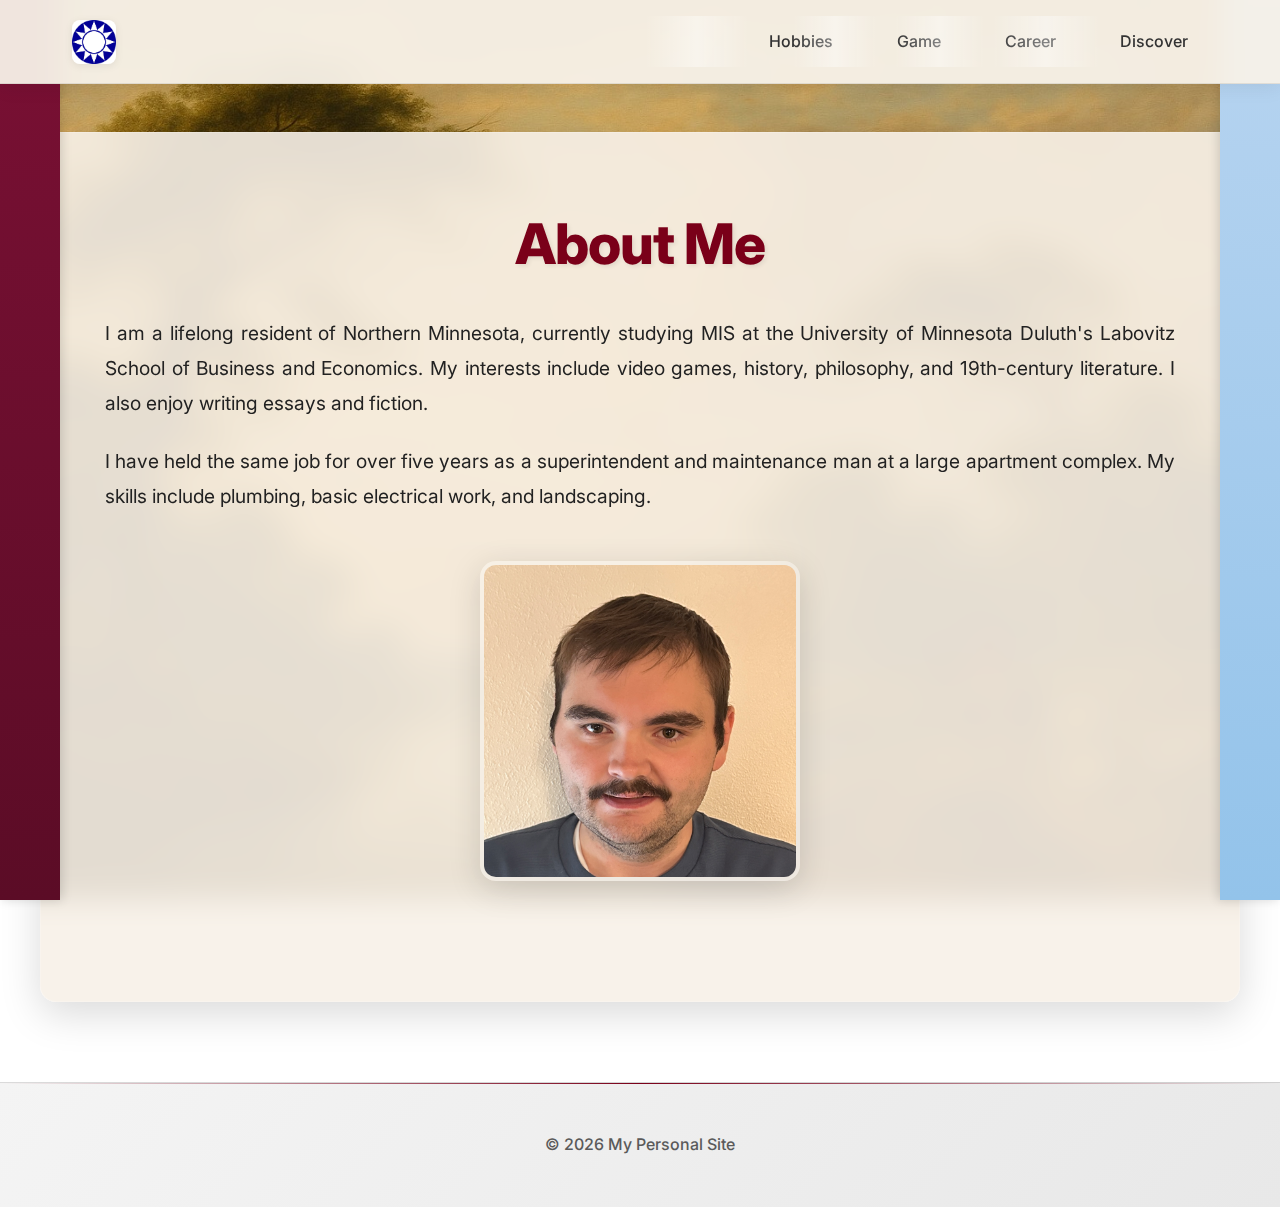
<file: index.html>
<!DOCTYPE html>
<html lang="en">
<head>
    <meta charset="UTF-8">
    <meta name="viewport" content="width=device-width, initial-scale=1.0">
    <title>Home | About Me</title>
    <link rel="preconnect" href="https://fonts.googleapis.com">
    <link rel="preconnect" href="https://fonts.gstatic.com" crossorigin>
    <link href="https://fonts.googleapis.com/css2?family=Inter:wght@300;400;600;800&display=swap" rel="stylesheet">
    <link rel="stylesheet" href="css/style.css">
</head>
<body>
    <!-- Decorative side columns -->
    <div class="side-column left"></div>
    <div class="side-column right"></div>

    <header class="site-header">
        <nav class="top-nav" aria-label="Primary">
            <a class="brand" href="index.html">
                <img src="images/emblemleft.jpg" alt="Site Emblem" class="brand-emblem" />
            </a>
            <ul class="nav-links">
                <li><a href="hobbies.html">Hobbies</a></li>
                <li><a href="game.html">Game</a></li>
                <li><a href="career.html">Career</a></li>
                <li><a href="discover.html">Discover</a></li>
            </ul>
        </nav>
    </header>

    <main class="home">
        <section class="intro">
            <h1>About Me</h1>
            <p>
                I am a lifelong resident of Northern Minnesota, currently studying MIS at the University of Minnesota Duluth's Labovitz School of Business and Economics.
                My interests include video games, history, philosophy, and 19th-century literature. I also enjoy writing essays and fiction.
            </p>
            <p>
                I have held the same job for over five years as a superintendent and maintenance man at a large apartment complex. My skills include plumbing, basic electrical work, and landscaping.
            </p>
            
            <div class="portrait-container">
                <img src="images/IMG_1369.jpeg" alt="Portrait photo" />
            </div>
        </section>

    </main>

    <footer class="site-footer">
        <small>&copy; <span id="year"></span> My Personal Site</small>
    </footer>

    <script src="js/main.js"></script>
</body>
</html>
</file>
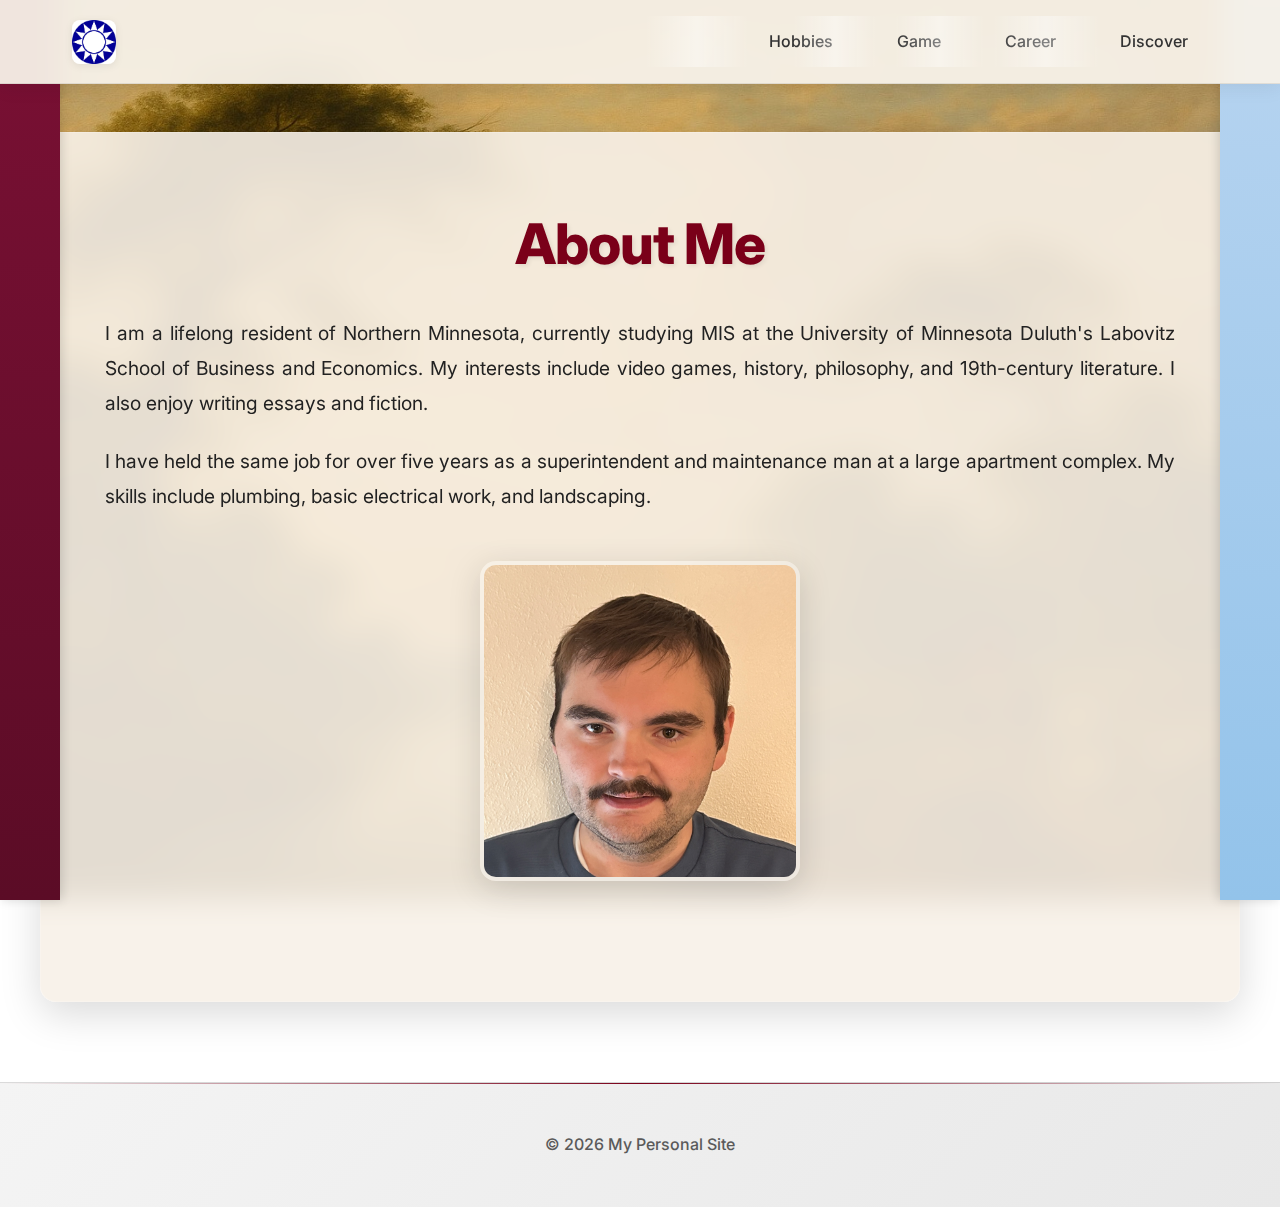
<file: my-website/index.html>
<!DOCTYPE html>
<html lang="en">
<head>
    <meta charset="UTF-8">
    <meta name="viewport" content="width=device-width, initial-scale=1.0">
    <title>Home | About Me</title>
    <link rel="preconnect" href="https://fonts.googleapis.com">
    <link rel="preconnect" href="https://fonts.gstatic.com" crossorigin>
    <link href="https://fonts.googleapis.com/css2?family=Inter:wght@300;400;600;800&display=swap" rel="stylesheet">
    <link rel="stylesheet" href="../css/style.css">
</head>
<body>
    <!-- Decorative side columns -->
    <div class="side-column left"></div>
    <div class="side-column right"></div>

    <header class="site-header">
        <nav class="top-nav" aria-label="Primary">
            <a class="brand" href="index.html">
                <img src="../images/emblemleft.jpg" alt="Site Emblem" class="brand-emblem" />
            </a>
            <ul class="nav-links">
                <li><a href="hobbies.html">Hobbies</a></li>
                <li><a href="game.html">Game</a></li>
                <li><a href="career.html">Career</a></li>
                <li><a href="discover.html">Discover</a></li>
            </ul>
        </nav>
    </header>

    <main class="home">
        <section class="intro">
            <h1>About Me</h1>
            <p>
                I am a lifelong resident of Northern Minnesota, currently studying MIS at the University of Minnesota Duluth's Labovitz School of Business and Economics.
                My interests include video games, history, philosophy, and 19th-century literature. I also enjoy writing essays and fiction.
            </p>
            <p>
                I have held the same job for over five years as a superintendent and maintenance man at a large apartment complex. My skills include plumbing, basic electrical work, and landscaping.
            </p>
            
            <div class="portrait-container">
                <img src="../images/IMG_1369.jpeg" alt="Portrait photo" />
            </div>
        </section>

    </main>

    <footer class="site-footer">
        <small>&copy; <span id="year"></span> My Personal Site</small>
    </footer>

    <script src="../js/main.js"></script>
</body>
</html>
</file>
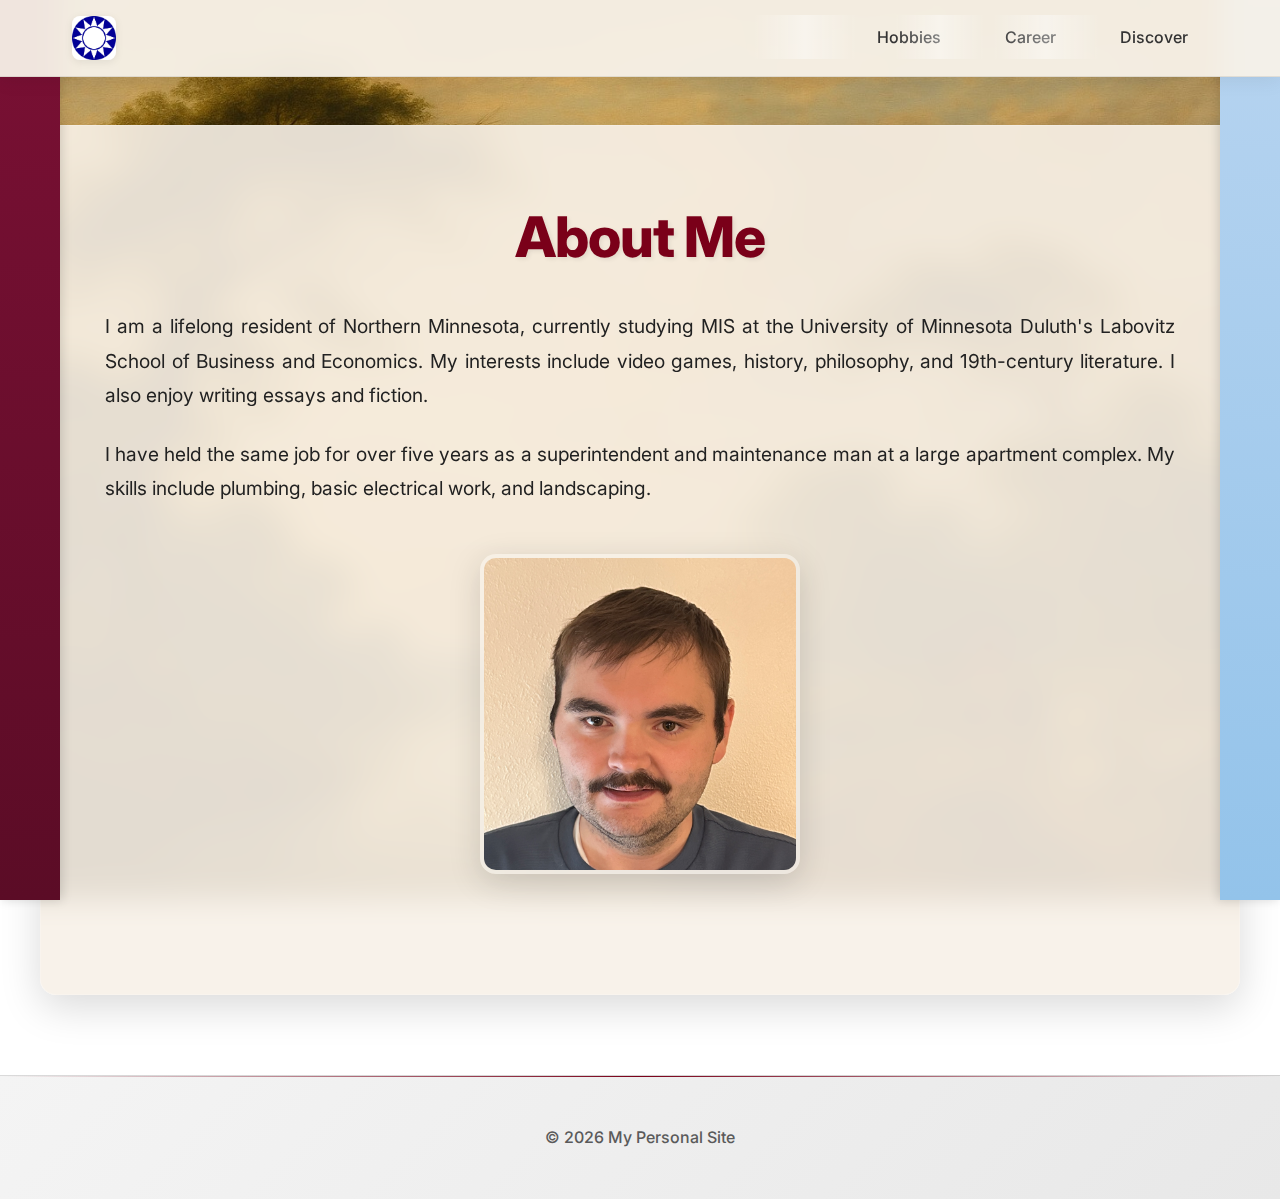
<file: misproject/my-website/index.html>
<!DOCTYPE html>
<html lang="en">
<head>
    <meta charset="UTF-8">
    <meta name="viewport" content="width=device-width, initial-scale=1.0">
    <title>Home | About Me</title>
    <link rel="preconnect" href="https://fonts.googleapis.com">
    <link rel="preconnect" href="https://fonts.gstatic.com" crossorigin>
    <link href="https://fonts.googleapis.com/css2?family=Inter:wght@300;400;600;800&display=swap" rel="stylesheet">
    <link rel="stylesheet" href="../css/style.css">
</head>
<body>
    <!-- Decorative side columns -->
    <div class="side-column left"></div>
    <div class="side-column right"></div>

    <header class="site-header">
        <nav class="top-nav" aria-label="Primary">
            <a class="brand" href="index.html">
                <img src="../images/emblemleft.jpg" alt="Site Emblem" class="brand-emblem" />
            </a>
            <ul class="nav-links">
                <li><a href="hobbies.html">Hobbies</a></li>
                <li><a href="career.html">Career</a></li>
                <li><a href="discover.html">Discover</a></li>
            </ul>
        </nav>
    </header>

    <main class="home">
        <section class="intro">
            <h1>About Me</h1>
            <p>
                I am a lifelong resident of Northern Minnesota, currently studying MIS at the University of Minnesota Duluth's Labovitz School of Business and Economics.
                My interests include video games, history, philosophy, and 19th-century literature. I also enjoy writing essays and fiction.
            </p>
            <p>
                I have held the same job for over five years as a superintendent and maintenance man at a large apartment complex. My skills include plumbing, basic electrical work, and landscaping.
            </p>
            
            <div class="portrait-container">
                <img src="../images/IMG_1369.jpeg" alt="Portrait photo" />
            </div>
        </section>

    </main>

    <footer class="site-footer">
        <small>&copy; <span id="year"></span> My Personal Site</small>
    </footer>

    <script>
        // Set current year in footer
        document.getElementById('year').textContent = new Date().getFullYear();
    </script>
</body>
</html>
</file>
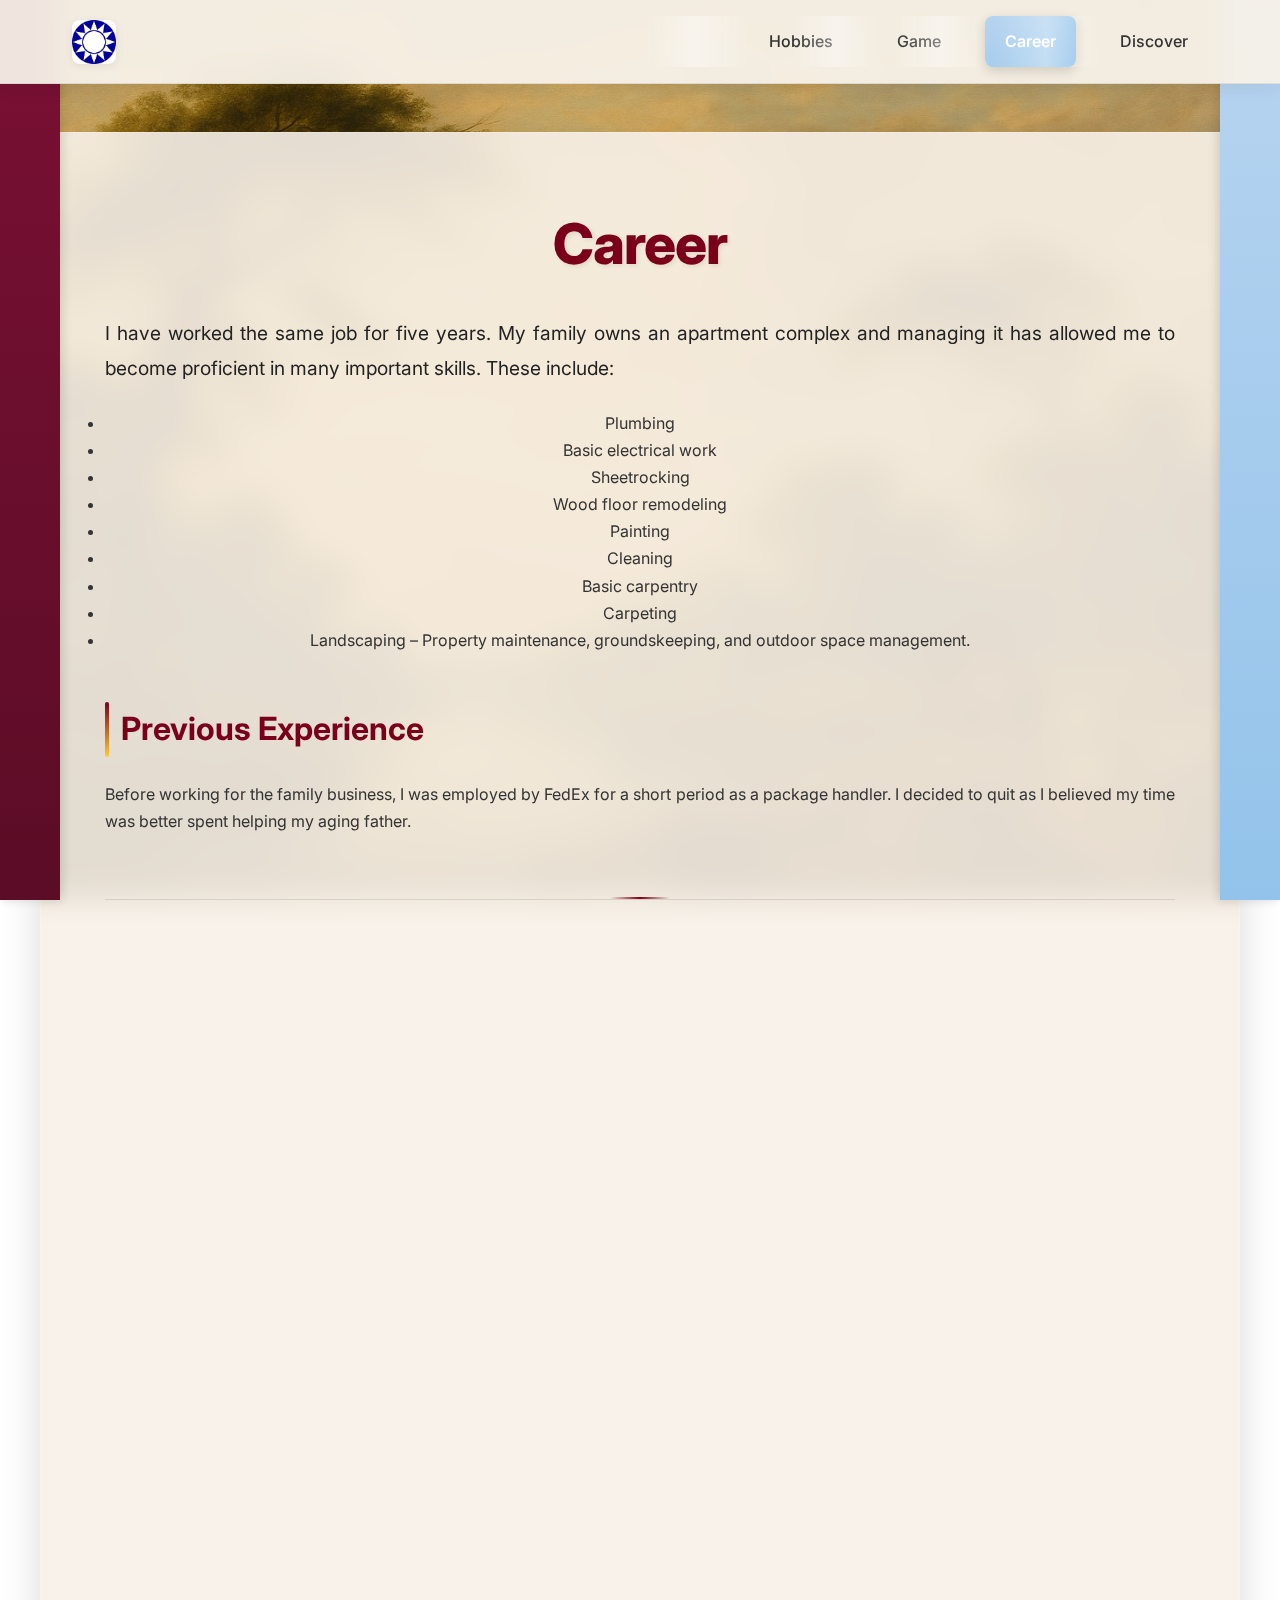
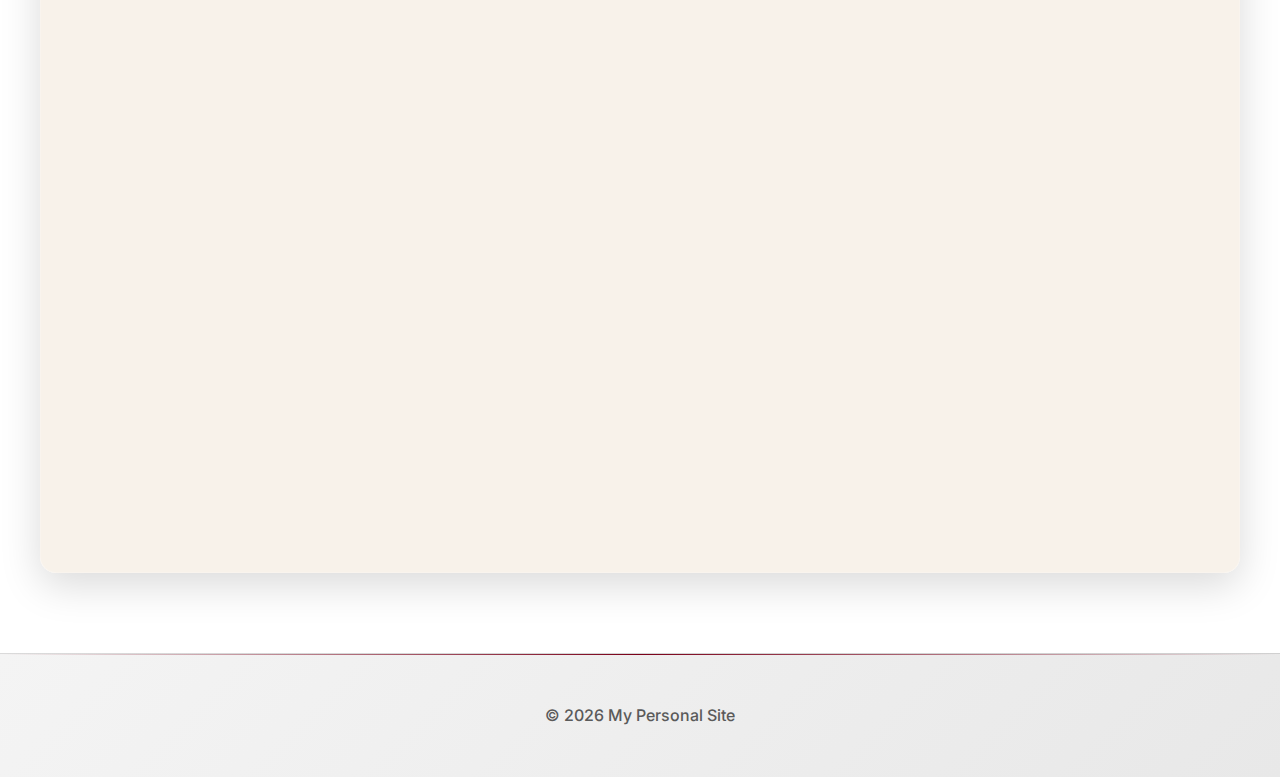
<file: career.html>
<!DOCTYPE html>
<html lang="en">
<head>
    <meta charset="UTF-8">
    <meta name="viewport" content="width=device-width, initial-scale=1.0">
    <title>Career | About Me</title>
    <link rel="preconnect" href="https://fonts.googleapis.com">
    <link rel="preconnect" href="https://fonts.gstatic.com" crossorigin>
    <link href="https://fonts.googleapis.com/css2?family=Inter:wght@300;400;600;800&display=swap" rel="stylesheet">
    <link rel="stylesheet" href="../css/style.css">
</head>
<body>
    <!-- Decorative side columns -->
    <div class="side-column left"></div>
    <div class="side-column right"></div>

    <header class="site-header">
        <nav class="top-nav" aria-label="Primary">
            <a class="brand" href="index.html">
                <img src="../images/emblemleft.jpg" alt="Site Emblem" class="brand-emblem" />
            </a>
            <ul class="nav-links">
                <li><a href="hobbies.html">Hobbies</a></li>
                <li><a href="game.html">Game</a></li>
                <li><a class="active" href="career.html" aria-current="page">Career</a></li>
                <li><a href="discover.html">Discover</a></li>
            </ul>
        </nav>
    </header>

    <main class="page-content">
        <section class="intro">
            <h1>Career</h1>
            <p>
                I have worked the same job for five years. My family owns an apartment complex and managing it has allowed me to become proficient in many important skills. These include:
            </p>
            <ul class="skills-list">
                <li>Plumbing</li>
                <li>Basic electrical work</li>
                <li>Sheetrocking</li>
                <li>Wood floor remodeling</li>
                <li>Painting</li>
                <li>Cleaning</li>
                <li>Basic carpentry</li>
                <li>Carpeting</li>
                <li>Landscaping – Property maintenance, groundskeeping, and outdoor space management.</li>
            </ul>
        </section>

        <section class="career-section">
            <h2>Previous Experience</h2>
            <div class="text-content">
                <p>
                    Before working for the family business, I was employed by FedEx for a short period as a package handler. I decided to quit as I believed my time was better spent helping my aging father.
                </p>
            </div>
        </section>

        <section class="career-section">
            <h2>Volunteer Work</h2>
            <div class="text-content">
                <p>
                    Outside of work, I have volunteered for a few charitable organizations, mostly related to Christianity. I have worked at soup kitchens with a local Lutheran church and have been all the better for it. Additionally, I set up venues for church events.
                </p>
            </div>
        </section>

        <section class="career-section">
            <h2>Career Aspirations</h2>
            <div class="text-content">
                <p>
                    My ideal career is one which can be worked remotely. This is why I chose to major in MIS after some lengthy deliberation. Being both a traveller and a person deeply interested by and entrenched in technology, there are numerous positions I would be able to fill (although IT is my primary choice at the moment.) Some companies which I would enjoy working for are: Cirrus, Phillip Morris, or Nestle.
                </p>
                <div class="employer-descriptions">
                    <p><strong>Cirrus:</strong> a local company that specializes in aircraft production and innovation. Working for them could prove a challenging yet rewarding experience by providing the local community with quality service and efficient work.</p>
                    <p><strong>Phillip Morris:</strong> Much has been said about the tobacco industry, most of it negative. However, I think the future looks bright for this hallmark of industry as it expands to emerging markets and nicotine consumption takes new, less dangerous forms.</p>
                    <p><strong>Nestle:</strong> Nestle is one of the largest food manufacturers and distributors in the world. As a personal consumer of their products and their all-encompassing portfolio, to become a small part of that would be rewarding.</p>
                </div>
            </div>
        </section>
                <!-- ...existing code... -->

        <section class="career-section">
            <h2>Education</h2>
            <div class="text-content">
                <h3>Management Information Systems (MIS)</h3>
                <p class="institution">University of Minnesota Duluth - Labovitz School of Business and Economics</p>
                <p>
                    Currently pursuing a degree in Management Information Systems, combining my practical 
                    maintenance experience with modern business and technology education.
                </p>
            </div>
        </section>
    </main>

    <footer class="site-footer">
        <small>&copy; <span id="year"></span> My Personal Site</small>
    </footer>

    <script src="../js/main.js"></script>
</body>
</html>
</file>
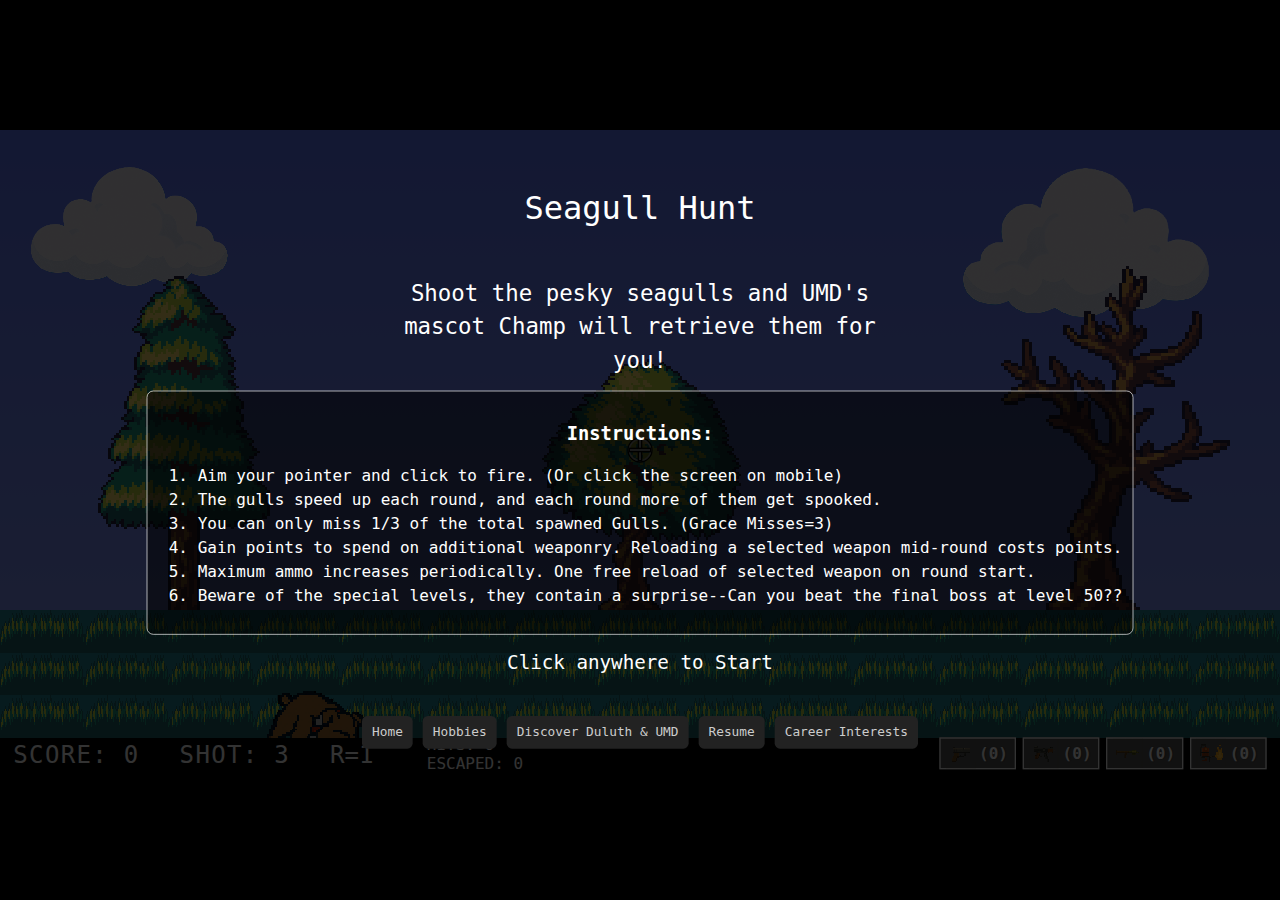
<file: game.html>
<!DOCTYPE html>
<html lang="en">
<head>
    <meta charset="utf-8" />
    <meta name="viewport" content="width=device-width,initial-scale=1" />
    <title>Seagull Hunt</title>
    <style>
        :root {
            --sky-top: #6078ff;
            --sky-bottom: #8da0ff;
            --grass-dark: #008800;
            --grass-light: #00c800;
            --grass: #258994;
            --tree-leaf: #008800;
            --tree-trunk: #a87800;
            --hud-bg: #000000;
            --hud-text: #ffffff;
        }
        html, body { height: 100%; margin: 0; background: #000; cursor: none; font-family: "Press Start 2P", monospace; user-select: none; -webkit-tap-highlight-color: transparent; }

        /* SCALE WRAPPER: fixed logical rectangle that will be scaled to fit mobile */
        /* Logical resolution set to match your desktop (1920x960) so element sizes/positions remain identical */
        #scale-viewport {
            width: 1920px;
            height: 960px;
            position: absolute;
            left: 50%;
            top: 50%;
            transform-origin: 0 0;
            margin: 0;
        }

        /* GAME now is fixed logical rectangle (previously full-viewport) */
        #game {
            position: relative;
            width: 1920px;
            height: 960px;
            overflow: hidden;
            image-rendering: pixelated;
        }

        .sky { position: absolute; inset: 0; background: linear-gradient(var(--sky-top), var(--sky-bottom)); z-index: 0; }

        /* Replaced vh with stable pixel values computed for 1920x960 logical rectangle:
           25% of 960 = 240px, 5% of 960 = 48px
           This prevents mobile browser chrome changes (address bar) from shifting the grass/HUD distances
        */
        #foreground { position: absolute; left: 0; right: 0; bottom: 0; height: 240px; z-index: 10; pointer-events: none; }
        .grass {
            position: absolute;
            left: 0; right: 0; bottom: 0; height: 100%;
            background-image: url('assets/Grass3.png');
            background-repeat: repeat;
            background-size: 128px 64px;
            background-color: var(--grass);
        }

        /* Cloud Styling */
        .cloud {
            position: absolute;
            background-image: url('assets/Clouds.png');
            background-size: contain;
            background-repeat: no-repeat;
            z-index: 1;
            opacity: 0.9;
            pointer-events: none;
        }
        #left-cloud { top: 5%; left: 2%; width: 400px; height: 200px; }
        #right-cloud { top: 5%; right: 5%; width: 500px; height: 250px; transform: scaleX(-1); }

        /* Tree Styling (kept same pixel sizes as desktop inside logical rectangle) */
        #left-tree, #center-tree, #right-tree { position: absolute; background-size: contain; background-repeat: no-repeat; background-position: bottom center; pointer-events: none; }
    #left-tree { left: 5%; bottom: 240px; width: 360px; height: 950px; background-image: url('assets/pine-tree.png'); z-index: 5; }
    #center-tree { left: 50%; transform: translateX(-50%); bottom: 240px; width: 350px; height: 450px; background-image: url('assets/round-tree.png'); z-index: 5; }
    #right-tree { right: 2%; bottom: 240px; width: 480px; height: 1200px; background-image: url('assets/dead-tree.png'); z-index: 8; }

        #crosshair {
            position: absolute;
            width: 30px;
            height: 30px;
            transform: translate(-50%, -50%);
            pointer-events: none;
            z-index: 100;
            border: 2px solid #fff;
            border-radius: 50%;
            box-shadow: 0 0 0 2px black;
        }
        #crosshair::before, #crosshair::after {
            content: '';
            position: absolute;
            background: #fff;
            box-shadow: 0 0 0 2px black;
        }
        #crosshair::before { top: 0; bottom: 0; left: 50%; width: 3px; transform: translateX(-50%); }
        #crosshair::after { left: 0; right: 0; top: 50%; height: 3px; transform: translateY(-50%); }

        #shot-flash { position: absolute; top: 0; left: 0; background: #fff; opacity: 0; pointer-events: none; z-index: 99; display: none; }
        .fireball { animation: fireball-explode 0.4s ease-out forwards; }
        @keyframes fireball-explode { 0% { transform: scale(0.1); opacity: 1; background: radial-gradient(circle, #fff, #ffdd00, #ff8c00); } 100% { transform: scale(1); opacity: 0; } }

        #machinegun-flash-container .flash {
            position: absolute;
            top: 0; left: 0; width: 100%; height: 100%;
            background: #fff;
            animation: mg-flash-fade 0.12s ease-out forwards;
        }
        @keyframes mg-flash-fade { from { opacity: 0.7; } to { opacity: 0; } }

        .turd {
            position: absolute;
            width: 50px; height: 50px;
            background-image: url('assets/Turd.png');
            background-size: contain;
            z-index: 12; /* Above dog */
            pointer-events: none;
        }

        .turd.splat {
            position: absolute;
            top: 0; left: 0; width: 100%; height: 100%;
            background: #fff;
            animation: mg-flash-fade 0.12s ease-out forwards;
        }
        @keyframes mg-flash-fade { from { opacity: 0.7; } to { opacity: 0; } }

        .seagull {
            position: absolute;
            width: 144px;
            height: 144px;
            background-image: url('assets/seagull-sprite.png');
            background-size: 432px 288px;
            will-change: transform, background-position;
            z-index: 7;
            touch-action: none;
        }
        .seagull.fly-0 { background-position: 0 0; }
        .seagull.fly-1 { background-position: -144px 0; }
        .seagull.shot { background-position: -288px 0; }
        .seagull.dead-ground { background-position: 0 -144px; }
        .seagull.falling { animation: fall 0.8s linear forwards; }
        @keyframes fall { 0% { transform: rotate(0); } 100% { transform: rotate(720deg); } }
        .face-bird { background-size: contain !important; background-repeat: no-repeat !important; background-position: center !important; }

        #flamethrower-ring {
            position: absolute;
            width: 400px;
            height: 400px;
            background-image: url('assets/Flamethrower Ring.png');
            background-size: contain;
            transform: translate(-50%, -50%);
            pointer-events: none;
            z-index: 98; /* Below crosshair, above flash */
            display: none; /* Hidden by default */
            animation: spin 2s linear infinite;
        }
        @keyframes spin { from { transform: translate(-50%, -50%) rotate(0deg); } to { transform: translate(-50%, -50%) rotate(360deg); } }


        #big-daddy-gull {
            position: absolute;
            width: 170px;
            height: 170px;
            background-image: url('assets/BigDaddyGull.png');
            background-size: 680px 340px;
            will-change: transform, background-position;
            z-index: 9;
            touch-action: none;
        }
        #big-daddy-gull.falling {
            animation: fall 0.8s linear forwards;
        }


        #dog {
            position: absolute;
            bottom: -20px;
            left: 20%;
            width: 180px;
            height: 180px;
            background-image: url('assets/dog-sprite.png');
            background-size: calc(180px * 3) 180px;
            z-index: 11;
            transition: transform 1s ease-in-out;
        }
        #dog.running {
            background-position: -360px 0; /* Use the 'retrieve' sprite for running */
            /* The running animation will be handled by JS changing the 'left' property */
            transition: left 0.1s linear;
        }

        .health-container {
            position: absolute;
            top: 20px;
            z-index: 25;
            width: 400px;
            display: none; /* Hidden by default */
        }
        #dog-health-container { left: 20px; }
        #boss-health-container { right: 20px; text-align: right; }

        .health-label {
            color: white;
            text-shadow: 2px 2px 4px black;
            margin-bottom: 5px;
            font-size: 1.2em;
        }
        .health-bar-outer {
            height: 25px;
            border: 2px solid white;
            background: rgba(0, 0, 0, 0.5);
            padding: 2px;
        }
        .health-bar-inner { height: 100%; background: rgba(255, 0, 0, 0.7); width: 100%; transition: width 0.3s ease-out; }

        #dog.sniff { background-position: 0 0; animation: dog-intro 2s linear; }
        #dog.laugh { background-position: -180px 0; animation: dog-laugh-up-down 2s ease-in-out, dog-laugh-bob 0.5s 0.2s infinite; }
        #dog.retrieve { background-position: -360px 0; }
        @keyframes dog-intro { 0% { transform: translate(0, 0); } 50% { transform: translate(150px, -140px); } 100% { transform: translate(300px, 0); } }
        @keyframes dog-laugh-up-down { 0%, 100% { transform: translateY(0); } 50% { transform: translateY(-140px); } }
        @keyframes dog-laugh-bob { 0%, 100% { transform: translateY(0); } 50% { transform: translateY(-20px); } }

        /* HUD now uses pixel height tied to logical rectangle: 5% of 960 = 48px */
        #hud {
            position: absolute;
            bottom: 0; 
            left: 0; 
            right: 0; 
            height: 48px;
            background: var(--hud-bg);
            color: var(--hud-text);
            z-index: 20;
            display: flex;
            align-items: center;
            justify-content: flex-start; /* Align items to the start */
            font-size: 1.5em;
            padding: 0 20px;
            gap: 60px; /* Increased space between the left-side elements */
        }
        .shots-display, .score-display { letter-spacing: 2px; font-size: 1.5em; }
        .round-display { display: flex; align-items: center; font-size: 1.5em; }
        .bird-indicator { width: 10px; height: 10px; margin: 0 2px; background: #fff; opacity: 0.3; }
        .bird-indicator.hit { background: #ff4141; opacity: 1; }

        /* Weapon Icon Styling */
        .weapon-icon {
            width: 40px; /* Size of each icon in the sprite */
            height: 40px; /* Size of each icon in the sprite */	
            transform: scale(1.2); /* Zoom in on the image */
            transform-origin: center; /* Ensure scaling happens from the center */
            background-image: url('assets/Gun Button Sprites.png');
            background-size: 80px 80px; /* Total size of the sprite sheet if icons are 40x40 in a 2x2 grid */
            display: inline-block;
            image-rendering: pixelated; /* For crisp pixel art */	
            vertical-align: middle; /* Align icon with text */
        }

        /* Specific background positions for each icon */
        .pistol-icon { background-position: 0 0; }
        .machinegun-icon { background-position: -40px 0; }
        .rocket-icon { background-position: 0 -40px; }
        .flamethrower-icon { background-position: -40px -40px; }

        .weapon-cost {
            font-size: 1.8em; /* Increased font size for maximum legibility */
            line-height: 1; /* Tighter line height for the text */
            color: var(--hud-text);
            text-shadow: 1px 1px 2px rgba(0,0,0,0.5);
            vertical-align: middle; /* Align text with icon */
            font-weight: bold; /* Make text bold to stand out */
        }

        /* Shop Dropdown Styling */
        #weapon-selection {
            display: flex; gap: 10px;
            margin-left: auto; /* Push this element to the far right */
        }
        .weapon-btn {
            background: #555; /* Lighter background for better icon visibility */
            color: #fff;
            border: 2px solid #fff;
            display: inline-flex; /* Use flex for horizontal alignment */
            align-items: center; /* Vertically center icon and text */
            gap: 8px; /* Space between icon and cost */
            font-family: "Press Start 2P", monospace;
            padding: 2px 10px; /* Reduced vertical padding to compensate for larger text */
            line-height: 1; /* changed: tighter line height */
            cursor: pointer;
            transition: background-color 0.2s;
            touch-action: manipulation;
            -webkit-tap-highlight-color: rgba(255,255,255,0.08);
            pointer-events: auto;
        }
        .weapon-btn-wrapper {
            /* This wrapper increases the tap area on mobile without changing the button's appearance. */ 
            /* We'll add padding here for touch, and the event listener will be on this wrapper. */
            padding: 10px; /* Adds 10px of invisible tappable space around the button */
            margin: -10px; /* Negative margin counteracts the padding to prevent layout shifts. */
            display: inline-block; /* Needed for margin/padding to work correctly */
            cursor: pointer;
        }

        .weapon-btn:hover { background: #777; } /* Adjust hover state for new background */
        .weapon-btn.active { background: #4CAF50; color: #fff; border-color: #4CAF50; }

        #start-screen {
            position: absolute;
            top: 0; left: 0; right: 0; bottom: 0;
            background: rgba(0,0,0,0.8);
            color: #fff;
            display: flex;
            flex-direction: column;
            justify-content: center;
            align-items: center;
            z-index: 300;
            cursor: pointer;
            font-size: 3em; /* Increased base font size */
            text-align: center;
            line-height: 1.5;
        }

        #win-screen {
            position: absolute;
            top: 0; left: 0; right: 0; bottom: 0;
            background: rgba(0,0,0,0.85);
            color: #fff;
            display: none; /* Hidden by default */
            flex-direction: column;
            justify-content: center;
            align-items: center;
            z-index: 300;
            font-size: 3em;
            text-align: center;
            line-height: 1.5;
        }

        #play-again-btn {
            font-family: "Press Start 2P", monospace;
            font-size: 0.8em;
            padding: 20px 40px;
            margin: 20px 0;
            cursor: pointer;
            background: #4CAF50;
            color: white;
            border: 3px solid white;
            border-radius: 10px;
            transition: all 0.2s ease;
        }

        #play-again-btn:hover {
            background: #66bb6a;
            transform: scale(1.05);
        }

        .screen-nav { margin-top: 30px; display: flex; gap: 15px; }
        .screen-nav a {
            font-family: "Press Start 2P", monospace;
            font-size: 0.4em;
            color: #ccc; background: #222; padding: 10px 15px;
            border-radius: 8px; text-decoration: none; transition: all 0.2s ease;
        }
        .screen-nav a:hover { background: var(--accent-color); color: white; }

        #game-over-screen {
            position: absolute;
            top: 0; left: 0; right: 0; bottom: 0; 
            background: rgba(0,0,0,0.85);
            color: #fff;
            display: none; /* Hidden by default */
            flex-direction: column;
            justify-content: flex-start;
            padding-top: 5vh; /* Reduced space from the top */
            align-items: center;
            z-index: 300;
            font-size: 3em;
            text-align: center;
            line-height: 1.5;
        }

        #win-screen h2 { margin-bottom: 15px; } /* Space below "You Win!" text */
        #win-screen img {
            margin: 0 0 15px 0; /* Reduced top/bottom margin for the image */
        }

        #retry-btn {
            font-family: "Press Start 2P", monospace;
            font-size: 0.8em;
            padding: 20px 40px;
            margin: 20px 0;
            cursor: pointer;
            background: #c0392b;
            color: white;
            border: 3px solid white;
            border-radius: 10px;
            transition: all 0.2s ease;
        }

        #retry-btn:hover { background: #e74c3c; transform: scale(1.05); }

        /* Slightly larger touch-friendly HUD on coarse pointers */
        @media (pointer: coarse) {
            .weapon-btn { font-size: 11px; padding: 6px 8px; }
            #hud { font-size: 14px; height: 48px; }
            #crosshair { width: 36px; height: 36px; }
        }

        #game-notification {
            position: absolute;
            top: 40%;
            left: 50%;
            transform: translate(-50%, -50%);
            font-size: 4em;
            color: rgba(255, 65, 65, 0.9);
            text-shadow: 3px 3px 6px #000;
            z-index: 15;
            pointer-events: none;
            opacity: 0;
            transition: opacity 0.5s ease-in-out;
        }

        #boss-dialogue {
            position: absolute;
            width: 500px;
            padding: 20px;
            background: rgba(255, 255, 255, 0.9);
            border: 4px solid black;
            border-radius: 20px;
            font-size: 1.8em;
            color: #000;
            text-align: center;
            line-height: 1.4;
            z-index: 16;
            pointer-events: none;
            opacity: 0;
            transition: opacity 0.3s ease-in-out;
            transform: translate(-50%, -50%);
        }
    </style>
</head>
<body>
    <!-- Scale wrapper holds the fixed logical game rectangle -->
    <div id="scale-viewport">
        <div id="game">
            <div id="dog-health-container" class="health-container">
                <div class="health-label">Champ's Health</div>
                <div class="health-bar-outer">
                    <div id="dog-health-bar" class="health-bar-inner"></div>
                </div>
            </div>
            <div id="boss-health-container" class="health-container">
                <div class="health-label">Big Daddy Gull Health</div>
                <div class="health-bar-outer">
                    <div id="boss-health-bar" class="health-bar-inner"></div>
                </div>
            </div>

            <div class="sky"></div>
            <div id="left-cloud" class="cloud"></div>
            <div id="right-cloud" class="cloud"></div>
            <div id="left-tree"></div>
            <div id="center-tree"></div>
            <div id="right-tree"></div>

            <div id="foreground">
                <div class="grass"></div>
            </div>

            <div id="dog"></div>

            <div id="crosshair"></div>
            <div id="shot-flash"></div>
            <div id="machinegun-flash-container"></div>
            <div id="flamethrower-ring"></div>
            <div id="game-notification"></div>
            <div id="boss-dialogue"></div>

            <div id="hud">
                <div class="score-display">SCORE: <span id="score">0</span></div>
                <div class="shots-display">SHOT: <span id="shots">3</span></div>
                <div class="round-display">
                    R=<span id="round">1</span>
                    <div id="bird-indicators" style="display: flex; margin-left: 20px;"></div>
                </div>
                <div class="stats-display">
                    <div>HITS: <span id="total-hits">0</span></div>
                    <div>ESCAPED: <span id="missed-birds">0</span></div>
                </div>
                <div id="weapon-selection">
                    <div class="weapon-btn-wrapper">
                        <button class="weapon-btn" data-weapon="pistol"><i class="weapon-icon pistol-icon"></i><span class="weapon-cost">(0)</span></button>
                    </div>
                    <div class="weapon-btn-wrapper">
                        <button class="weapon-btn" data-weapon="machinegun"><i class="weapon-icon machinegun-icon"></i><span class="weapon-cost">(0)</span></button>
                    </div>
                    <div class="weapon-btn-wrapper">
                        <button class="weapon-btn" data-weapon="rocket"><i class="weapon-icon rocket-icon"></i><span class="weapon-cost">(0)</span></button>
                    </div>
                    <div class="weapon-btn-wrapper">
                        <button class="weapon-btn" data-weapon="flamethrower"><i class="weapon-icon flamethrower-icon"></i><span class="weapon-cost">(0)</span></button>
                    </div>
                </div>
            </div>

            <div id="start-screen">
                <p>Seagull Hunt</p>
                <p style="font-size: 0.7em; margin: 20px; max-width: 800px;">Shoot the pesky seagulls and UMD's mascot Champ will retrieve them for you! </p>
                <div style="font-size: 0.5em; text-align: left; max-width: 80%; border: 1px solid #fff; padding: 15px; background: rgba(0,0,0,0.5); border-radius: 10px;">
                    <h3 style="text-align: center; margin-bottom: 10px;">Instructions:</h3>
                    <ol style="margin-left: 20px;">
                        <li>Aim your pointer and click to fire. (Or click the screen on mobile)</li>
                        <li>The gulls speed up each round, and each round more of them get spooked.</li>
                        <li>You can only miss 1/3 of the total spawned Gulls. (Grace Misses=3)</li>
                        <li>Gain points to spend on additional weaponry. Reloading a selected weapon mid-round costs points.</li>
                        <li>Maximum ammo increases periodically. One free reload of selected weapon on round start.</li>
                        <li>Beware of the special levels, they contain a surprise--Can you beat the final boss at level 50??</li>
                    </ol>
                </div>
                <p style="font-size: 0.6em; margin-top: 20px;">Click anywhere to Start</p>
                <div class="screen-nav">
                    <a href="index.html">Home</a>
                    <a href="hobbies.html">Hobbies</a>
                    <a href="discover.html">Discover Duluth & UMD</a>
                    <a href="resume.html">Resume</a>
                    <a href="career.html">Career Interests</a>
                </div>
            </div>

            <div id="win-screen">
                <h2>You Win!</h2>
                <img src="my-website/PICTURES AND VIDEOS/victory-dog.png" alt="Victory!" style="max-width: 800px; max-height: 50%; border-radius: 15px;">
                <button id="play-again-btn">Play Again</button>
                <div class="screen-nav">
                    <a href="index.html">Home</a>
                    <a href="hobbies.html">Hobbies</a>
                    <a href="discover.html">Discover Duluth & UMD</a>
                    <a href="resume.html">Resume</a>
                    <a href="career.html">Career Interests</a>
                </div>
            </div>

            <div id="game-over-screen">
                <h2>Game Over</h2>
                <p id="game-over-reason"></p>
                <button id="retry-btn">Try Again</button>
                <div class="screen-nav">
                    <a href="index.html">Home</a>
                    <a href="hobbies.html">Hobbies</a>
                    <a href="discover.html">Discover Duluth & UMD</a>
                    <a href="resume.html">Resume</a>
                    <a href="career.html">Career Interests</a>
                </div>
            </div>
        </div>
    </div>

    <script>
        // Logical resolution constants
        const LOGICAL_W = 1920;
        const LOGICAL_H = 960;

        const scaleViewport = document.getElementById('scale-viewport');
        const game = document.getElementById('game');
        const crosshair = document.getElementById('crosshair');
        const shotFlash = document.getElementById('shot-flash');
        const dog = document.getElementById('dog');
        const gameNotificationEl = document.getElementById('game-notification');
        const bossDialogueEl = document.getElementById('boss-dialogue');
        const mgFlashContainer = document.getElementById('machinegun-flash-container');
        const flamethrowerRingEl = document.getElementById('flamethrower-ring');
        const gameOverScreenEl = document.getElementById('game-over-screen');
        const winScreenEl = document.getElementById('win-screen');

        const weaponSelectionEl = document.getElementById('weapon-selection');
        const shotsEl = document.getElementById('shots');
        const roundEl = document.getElementById('round');
        const scoreEl = document.getElementById('score');
        const birdIndicatorsEl = document.getElementById('bird-indicators');
        const totalHitsEl = document.getElementById('total-hits');
        const missedBirdsEl = document.getElementById('missed-birds');

        const dogHealthContainerEl = document.getElementById('dog-health-container');
        const dogHealthBarEl = document.getElementById('dog-health-bar');
        const bossHealthContainerEl = document.getElementById('boss-health-container');
        const bossHealthBarEl = document.getElementById('boss-health-bar');
        // Game state
        let score = 0;
        let round = 1;
        let shots = 3;
        let birdsThisRound = [];
        let totalHits = 0;
        let missedBirds = 0;
        let roundOverInProgress = false;
        let canShoot = false;
        let bigDaddyGull = null;
        let gameOver = false;
        let birdsToSpawnThisRound = 0;
        let birdsSpawnedThisRound = 0;
        let totalBirdsSpawned = 0; // Track total birds to calculate miss limit
        let turdsThisRound = [];
        let turdDropCooldown = 0;
        let dogState = { x: 0, y: 0, vx: 7.5, health: 5, maxHealth: 5, state: 'idle' };



        const weapons = {
            pistol: { name: 'Pistol', cost: () => 0, ammo: (r, birds) => {
                if (r === 50) { // Boss round
                    return 15;
                }
                return birds + 1;
            }, aoe: 24, auto: false, flash: { color: '#fff' } },
            machinegun: {
                name: 'Machine Gun',
                cost: (r) => {
                    if (r <= 9) return 1500;
                    if (r <= 19) return 2500;
                    if (r <= 34) return 3500;
                    return 5000;
                },
                ammo: (r) => {
                if (r >= 45) return 50;
                if (r >= 40) return 40;
                if (r >= 35) return 30;
                return 20;
                },
                aoe: 24, auto: true, flash: { color: '#fff' }
            },
            rocket: {
                name: 'Bazooka',
                cost: (r) => {
                    if (r <= 19) return 7500;
                    if (r <= 29) return 10000;
                    if (r <= 39) return 15000;
                    return 20000;
                },
                ammo: (r) => {
                if (r >= 46) return 8;
                if (r >= 45) return 6;
                if (r >= 40) return 5;
                if (r >= 35) return 4;
                if (r >= 22) return 3;
                return 2;
                },
                aoe: 500, auto: false, flash: { color: 'orange', size: '500px' }
            },
            flamethrower: {
                name: 'Flamethrower',
                cost: (r) => {
                    if (r <= 34) return 35000;
                    if (r <= 44) return 45000;
                    return 50000;
                },
                ammo: (r) => { // Initial: 50, Max: 80
                if (r >= 48) return 80;
                if (r >= 45) return 75;
                if (r >= 40) return 70;
                if (r >= 35) return 60;
                return 50;
                },
                aoe: 380, auto: true, flash: { color: 'transparent' }
            }
        };
        let currentWeapon = 'pistol';
        let machineGunInterval = null;
        let currentMousePos = { x: 0, y: 0 };
        let flashTimeout = null;
        let machineGunBurstCount = 0;
        let flamethrowerInterval = null;
        let flamethrowerAudioSource = null;

        let musicSource = null;
        let bossMusicSource = null;
        // Web Audio API for performant sound
        const isMobile = ('ontouchstart' in window || navigator.maxTouchPoints > 0);
        let audioContext;
        const audioBuffers = {};
        const gainNodes = {};
        let sfxDestination; // This will be the compressor on mobile, or the context destination on desktop

        const playSound = (buffer, gainNode) => {
            if (!audioContext || !buffer || !gainNode) return;
            const source = audioContext.createBufferSource();
            source.buffer = buffer;
            source.connect(gainNode);
            source.start(0);
        };

        const faceImages = [
            'assets/Carson1.png',
            'assets/Evan1.png',
            'assets/Nick1.png',
            'assets/Landen1.png'
        ];

        // Helper: map window coordinates to logical game coords
        function clientToGame(clientX, clientY) {
            const rect = scaleViewport.getBoundingClientRect();
            const sx = rect.width / LOGICAL_W;
            const sy = rect.height / LOGICAL_H;
            const gx = (clientX - rect.left) / sx;
            const gy = (clientY - rect.top) / sy;
            return { x: gx, y: gy };
        }

        // Scale & center the wrapper to fit viewport while preserving aspect ratio
        function applyScale() {
            const vw = window.innerWidth;
            const vh = window.innerHeight;
            const scale = Math.min(vw / LOGICAL_W, vh / LOGICAL_H);
            scaleViewport.style.transform = `scale(${scale})`;
            const scaledW = LOGICAL_W * scale;
            const scaledH = LOGICAL_H * scale;
            const left = (vw - scaledW) / 2;
            const top = (vh - scaledH) / 2;
            scaleViewport.style.left = `${left}px`;
            scaleViewport.style.top = `${top}px`;
        }
        window.addEventListener('resize', applyScale);
        window.addEventListener('orientationchange', () => setTimeout(applyScale, 160));
        applyScale();

        // Initialize crosshair center in logical coordinates
        crosshair.style.left = (LOGICAL_W / 2) + 'px';
        crosshair.style.top = (LOGICAL_H / 2) + 'px';

        // CORE GAME LOGIC (uses LOGICAL_W / LOGICAL_H for spawn/bounds)
        function startRound() {
            roundOverInProgress = false;
            document.querySelectorAll('.seagull').forEach(el => el.remove());
            if (bigDaddyGull && bigDaddyGull.el) {
                bigDaddyGull.el.remove();
                bigDaddyGull = null;
            }
            turdsThisRound.forEach(t => t.el.remove()); turdsThisRound = [];
            if (round === 50) { startBossRound(); return; }

            birdsSpawnedThisRound = 0;

            let birdsToSpawn = 1;
            if (round >= 45) birdsToSpawn = 40;
            else if (round >= 40) birdsToSpawn = 20;
            else if (round >= 35) birdsToSpawn = 10;
            else if (round > 30) birdsToSpawn = 5;
            else if (round >= 14) birdsToSpawn = 4;
            else if (round >= 10) birdsToSpawn = 3;
            else if (round >= 3) birdsToSpawn = 2;

            birdsToSpawnThisRound = birdsToSpawn;
            totalBirdsSpawned += birdsToSpawn;

            shots = weapons[currentWeapon].ammo(round, birdsToSpawn);

            roundEl.textContent = round;
            birdsThisRound = [];
            updateHUD();

            dog.className = 'sniff';
            setTimeout(() => {
                dog.className = '';
                canShoot = true;
                for (let i = 0; i < birdsToSpawn; i++) {
                    setTimeout(() => spawnSeagull(i, birdsToSpawn), i * 500);
                }
            }, 2000);
        }

        function startBossRound() {
            shots = weapons[currentWeapon].ammo(round, 1);
            roundEl.textContent = 'BOSS';
            birdsThisRound = []; // No regular birds
            updateHUD(1); // Show one indicator for the boss

            // Stop main music and start boss music
            if (musicSource) {
                musicSource.stop();
                musicSource = null;
            }
            if (audioContext && audioBuffers.bossMusic && !bossMusicSource) {
                bossMusicSource = audioContext.createBufferSource();
                bossMusicSource.buffer = audioBuffers.bossMusic;
                bossMusicSource.loop = true;
                bossMusicSource.connect(gainNodes.bossMusic);
                bossMusicSource.start(0);
            }


            dog.className = 'sniff';
            setTimeout(() => {
                dog.className = '';
                spawnBigDaddyGull();
                // canShoot will be enabled after dialogue
            }, 2000);
        }

        function spawnBigDaddyGull() {
            bigDaddyGull = {
                el: document.createElement('div'),
                x: LOGICAL_W / 2,
                y: -200, // Start off-screen top
                vx: 0,
                vy: 2, // Fly down
                state: 'intro', // intro -> dialogue -> fly
                stage: 1, // 1, 2, 3
                health: 10, maxHealth: 10,
                frame: 0,
                isBoss: true,
            };
            bigDaddyGull.el.id = 'big-daddy-gull';
            game.appendChild(bigDaddyGull.el);
        }

        function showBossDialogue() {
            const dialogue = "Hey! You and your wrinkle-faced beast think its funny to hurt my babies?? Get my baby out of your mouth, dog! I'll crap on your fur!";
            bossDialogueEl.textContent = dialogue;
            const bossCenterY = bigDaddyGull.y - 120; // Position above boss
            bossDialogueEl.style.left = `${bigDaddyGull.x}px`;
            bossDialogueEl.style.top = `${bossCenterY}px`;
            bossDialogueEl.style.opacity = '1';

            // Prepare dog for battle
            dogState.health = dogState.maxHealth;
            dogHealthContainerEl.style.display = 'block';
            updateDogHealthBar();
            updateHUD(1);

            // Prepare boss health bar
            bossHealthContainerEl.style.display = 'block';
            updateBossHealthBar();


            setTimeout(() => {
                bossDialogueEl.style.opacity = '0';
                bigDaddyGull.state = 'fly';
                bigDaddyGull.vx = 4; // Start moving
                bigDaddyGull.vy = -2;
                canShoot = true;

                // Start the dog running now that the fight is on
                dogState.state = 'running';
                dog.className = 'running';
            }, 6000); // Read time
        }

        function spawnSeagull(birdIndex, totalBirds) {
            let vx, vy;
            const baseSpeedX = 5;
            const baseSpeedY = -3.5;

            let speedMultiplier = 1.0;
            if (round >= 10) { // Start increasing speed earlier
                const maxSpeedMultiplier = 3.0; // Gulls get much faster
                const levelsPast9 = round - 9; // Start from round 10
                const progressToMax = Math.min(1, levelsPast9 / 16); // Reach max speed by round 25 (9 + 16)
                speedMultiplier = 1 + (progressToMax * (maxSpeedMultiplier - 1));
            }
            const isSpecialRound = round === 15 || round === 30;
            if (isSpecialRound) speedMultiplier *= 1.25; // Slowed down face rounds for better visibility

            if (round >= 14) {
                let birdSpeedTier = 1.0;
                if (birdIndex === 1) birdSpeedTier = 1.5;
                if (birdIndex >= 2) birdSpeedTier = 2.0;
                vx = (Math.random() > 0.5 ? 1 : -1) * baseSpeedX * birdSpeedTier * speedMultiplier;
                vy = baseSpeedY * birdSpeedTier * speedMultiplier;
            } else if (round > 10) {
                // For rounds 11-13, ensure a minimum horizontal speed to prevent near-vertical flight.
                const isElite = Math.random() < 0.25;
                const direction = Math.random() > 0.5 ? 1 : -1;
                if (isElite) {
                    const baseVx = 4 + Math.random() * 4; // Min speed of 4, max of 8
                    vx = direction * baseVx;
                    vy = -6 - Math.random() * 5;
                } else {
                    const baseVx = 2 + Math.random() * 3; // Min speed of 2, max of 5
                    vx = direction * baseVx;
                    vy = -4 - Math.random() * 4;
                }
                vx *= speedMultiplier;
                vy *= speedMultiplier;
            } else {
                vx = (Math.random() > 0.5 ? 1 : -1) * (baseSpeedX + (round * 0.1));
                vy = baseSpeedY - (round * 0.2);
                if (round === 7 && birdIndex === 1) vx *= 1.8;
                else if (round >= 5 && birdIndex === 1) vx *= 1.2;
                if (round >= 10 && birdIndex === 1) vx *= 1.2;
                if (round >= 10 && birdIndex === 2) vx *= 1.3;
            }

            const seagull = {
                el: document.createElement('div'),
                x: Math.random() * (LOGICAL_W - 200) + 100,
                y: LOGICAL_H * 0.7,
                vx: vx,
                vy: vy,
                state: 'fly',
                frame: 0,
                bounces: 0,
                isSpecial: isSpecialRound,
                rotation: 0
            };
            seagull.el.className = 'seagull';
            game.appendChild(seagull.el);
            birdsThisRound.push(seagull);
            birdsSpawnedThisRound++;

            if (isSpecialRound) {
                seagull.el.classList.add('face-bird');
                const faceImage = faceImages[birdIndex % faceImages.length];
                seagull.el.style.backgroundImage = `url('${faceImage}')`;
            } else {
                seagull.el.style.backgroundImage = `url('assets/seagull-sprite.png')`;
            }
        }

        function gameLoop() {
            if (gameOver) return; // Stop the game loop if the game is over

            if (bigDaddyGull) updateBigDaddyGull();

            if (dogState.state === 'running') updateDog();

            updateTurds();

            birdsThisRound.forEach(bird => {
                if (bird.state === 'fly') {
                    bird.x += bird.vx;
                    bird.y += bird.vy;

                    if (bird.x < -72) { bird.x = -72; bird.vx *= -1; }
                    if (bird.x > LOGICAL_W - 72) { bird.x = LOGICAL_W - 72; bird.vx *= -1; }
                    if (bird.y < -72) { bird.y = -72; bird.vy *= -1; }

                    const grassLine = LOGICAL_H * 0.75;
                    if (bird.y + bird.el.offsetHeight > grassLine + 30 && bird.vy > 0) {
                        if (bird.bounces < 2) { bird.vy *= -1; bird.bounces++; }
                    }

                    if (bird.y > LOGICAL_H) {
                        bird.state = 'escaped';
                        missedBirds++;
                        checkRoundOver();
                        bird.el.remove();
                    }

                    bird.frame = (bird.frame + 1) % 20;
                    if (!bird.isSpecial) bird.el.className = `seagull fly-${Math.floor(bird.frame / 10)}`;
                    let transformString = `translate(${bird.x}px, ${bird.y}px) scaleX(${bird.vx > 0 ? 1 : -1})`;
                    if (bird.isSpecial) {
                        bird.rotation = (bird.rotation + 5) % 360;
                        transformString += ` rotate(${bird.rotation}deg)`;
                    }
                    bird.el.style.transform = transformString;

                    // Randomly play a sound with a low probability
                    if (Math.random() < 0.004) { // Slightly increased from original for more ambience
                        const seagullSounds = ['seagull1', 'seagull2', 'seagull3', 'seagull4'];
                        const randomSoundName = seagullSounds[Math.floor(Math.random() * seagullSounds.length)];
                        const buffer = audioBuffers[randomSoundName];
                        const gainNode = gainNodes.seagull;

                        if (audioContext && buffer && gainNode) {
                            const source = audioContext.createBufferSource();
                            source.buffer = buffer;
                            source.connect(gainNode);
                            source.start(0);
                        }
                    }
                }
            });
            requestAnimationFrame(gameLoop);
        }

        function updateDog() {
            dogState.x += dogState.vx;
            const dogWidth = dog.offsetWidth;
            if (dogState.x < 0) {
                dogState.x = 0;
                dogState.vx *= -1;
                dog.style.transform = 'scaleX(1)';
            }
            if (dogState.x > LOGICAL_W - dogWidth) {
                dogState.x = LOGICAL_W - dogWidth;
                dogState.vx *= -1;
                dog.style.transform = 'scaleX(-1)';
            }
            dog.style.left = `${dogState.x}px`;
        }

        function updateTurds() {
            turdsThisRound.forEach((turd, index) => {
                turd.y += turd.vy;
                turd.el.style.top = `${turd.y}px`;

                // Check for collision with dog
                const dogRect = dog.getBoundingClientRect();
                const turdRect = turd.el.getBoundingClientRect();

                if (turdRect.right > dogRect.left && turdRect.left < dogRect.right &&
                    turdRect.bottom > dogRect.top && turdRect.top < dogRect.bottom) {
                    
                    dogState.health = Math.max(0, dogState.health - 1);
                    updateDogHealthBar();
                    updateHUD(1);
                    playSound(audioBuffers.hit, gainNodes.hit);
                    turd.el.remove();
                    turdsThisRound.splice(index, 1);

                    if (dogState.health <= 0) {
                        showGameOverScreen("You failed to protect Champ!");
                    }
                    return; // Stop processing this turd
                }

                // Remove if off-screen
                if (turd.y > LOGICAL_H) {
                    turd.el.remove();
                    turdsThisRound.splice(index, 1);
                }
            });
        }

        function updateDogHealthBar() {
            const percentage = (dogState.health / dogState.maxHealth) * 100;
            dogHealthBarEl.style.width = `${percentage}%`;
        }

        function updateBossHealthBar() {
            const percentage = (bigDaddyGull.health / bigDaddyGull.maxHealth) * 100;
            bossHealthBarEl.style.width = `${percentage}%`;
        }

        function updateFlamethrowerDamage() {
            if (!canShoot || shots <= 0 || roundOverInProgress) {
                pointerEnd(); // Stop firing if state changes
                return;
            }

            shots--; // Consume ammo over time
            updateHUD(bigDaddyGull ? 1 : birdsThisRound.length);
            if (shots <= 0) {
                pointerEnd(); // Stop firing if out of ammo
                return;
            }

            const weapon = weapons.flamethrower;
            const hitRadius = weapon.aoe / 2;
            const gamePos = clientToGame(currentMousePos.clientX, currentMousePos.clientY);

            // Damage regular seagulls
            birdsThisRound.forEach(bird => {
                if (bird.state !== 'fly') return;

                const birdCenterX = bird.x + bird.el.offsetWidth / 2;
                const birdCenterY = bird.y + bird.el.offsetHeight / 2;
                const distance = Math.hypot(gamePos.x - birdCenterX, gamePos.y - birdCenterY);

                if (distance <= hitRadius + (bird.el.offsetWidth / 3)) {
                    // Flamethrower does damage over time, but for simplicity, we'll have it kill gulls instantly.
                    // A more advanced version could give birds health and apply damage per tick.
                    if (bird.state === 'fly') {
                        handleBirdHit(bird);
                    }
                }
            });

            // Damage turds
            turdsThisRound.forEach((turd, index) => {
                const turdCenterX = turd.x + turd.el.offsetWidth / 2;
                const turdCenterY = turd.y + turd.el.offsetHeight / 2;
                const distance = Math.hypot(gamePos.x - turdCenterX, gamePos.y - turdCenterY);

                if (distance <= hitRadius + (turd.el.offsetWidth / 2)) {
                    turd.el.remove();
                    turdsThisRound.splice(index, 1);
                    score += 10; // Small score for shooting a turd
                    playSound(audioBuffers.seagullHit, gainNodes.seagullHit); // Re-use gull hit sound
                    updateHUD(bigDaddyGull ? 1 : birdsThisRound.length);
                }
            });

            // Damage the boss
            if (bigDaddyGull && bigDaddyGull.el && bigDaddyGull.state === 'fly') {
                const boss = bigDaddyGull;
                const bossCenterX = boss.x + 170 / 2;
                const bossCenterY = boss.y + 170 / 2;
                const distance = Math.hypot(gamePos.x - bossCenterX, gamePos.y - bossCenterY);
                const bossHitRadius = 170 / 3;

                if (distance <= hitRadius + bossHitRadius) {
                    boss.health--;
                    playSound(audioBuffers.hit, gainNodes.hit);
                    updateBossHealthBar(); // Update the health bar display
                    totalHits++;
                    score += 50; // Less score per tick than a direct hit
                    updateHUD(1); // Update the score on the HUD

                    if (boss.health <= 0) {
                        playSound(audioBuffers.bossDeath, gainNodes.bossDeath);
                        if (boss.stage === 1) {
                            boss.stage = 2; // Stage 2
                            boss.health = 30;
                            boss.maxHealth = 30;
                        } else if (boss.stage === 2) {
                            boss.stage = 3; // Stage 3
                            boss.health = 55;
                            boss.maxHealth = 55;
                        } else if (boss.stage === 3) {
                            // Final kill
                            boss.state = 'falling';
                            boss.el.style.transform = `scaleX(${boss.vx > 0 ? 1 : -1})`;
                            boss.el.style.left = `${boss.x}px`;
                            boss.el.style.top = `${boss.y}px`;
                            boss.el.classList.add('falling');
                            
                            requestAnimationFrame(() => {
                                boss.el.style.transition = 'top 0.8s linear';
                                boss.el.style.top = `${LOGICAL_H - 240 - 120}px`;
                            });
                            
                            setTimeout(() => { boss.state = 'dead'; boss.el.classList.remove('falling'); checkRoundOver(); }, 800);
                        }
                        updateBossHealthBar(); // Refresh the bar for the new stage
                    }
                }
            }
        }

        function updateBigDaddyGull() {
            const boss = bigDaddyGull;
            if (!boss || !boss.el) return;

            // State machine for the boss
            if (boss.state === 'intro') {
                boss.y += boss.vy;
                if (boss.y >= LOGICAL_H / 3) {
                    boss.y = LOGICAL_H / 3;
                    boss.state = 'dialogue';
                    showBossDialogue();
                }
            } else if (boss.state === 'fly') {
                // Update speed based on stage
                const speedMultipliers = { 1: 2.0, 2: 4.0, 3: 5.5 };
                const speed = speedMultipliers[boss.stage];

                boss.x += boss.vx * speed;
                boss.y += boss.vy * speed;

                // Wall bounces (no bottom barrier)
                if (boss.x < 0) { boss.x = 0; boss.vx *= -1; }
                if (boss.x > LOGICAL_W - 170) { boss.x = LOGICAL_W - 170; boss.vx *= -1; }
                if (boss.y < 0 && boss.vy < 0) { boss.y = 0; boss.vy *= -1; }
                // Bounce off the grass line
                if (boss.y + 170 > LOGICAL_H - 240 && boss.vy > 0) { boss.y = LOGICAL_H - 240 - 170; boss.vy *= -1; }

                // Turd dropping logic
                if (turdDropCooldown > 0) turdDropCooldown--;
                if (turdDropCooldown <= 0 && Math.abs((boss.x + 85) - (dogState.x + dog.offsetWidth / 2)) < 50) {
                    dropTurd(boss.x + 85, boss.y + 170);
                    turdDropCooldown = 60; // 1 second cooldown
                }
                // Randomly play a sound with a low probability
                if (Math.random() < 0.008) { // Slightly reduced probability
                    const buffer = audioBuffers.bossGull;
                    const gainNode = gainNodes.bossGull;

                    if (audioContext && buffer && gainNode) {
                        const source = audioContext.createBufferSource();
                        source.buffer = buffer;
                        source.connect(gainNode);
                        source.start(0);
                    }
                }

            } else if (boss.state === 'dead') {
                // Sits on ground, do nothing
            } else if (boss.state === 'exploding') {
                // Animation handled by CSS, then remove
            }

            // Update sprite frame
            boss.frame = (boss.frame + 1) % 20;
            const wingFrame = Math.floor(boss.frame / 10); // 0 or 1
            let bgX = 0, bgY = 0;

            if (boss.state === 'fly' || boss.state === 'intro' || boss.state === 'dialogue') {
                if (boss.stage === 1) bgX = wingFrame * 170; // Frames 1-2
                else if (boss.stage === 2) bgX = (wingFrame + 2) * 170; // Frames 3-4
                else if (boss.stage === 3) { bgY = 170; bgX = wingFrame * 170; } // Frames 5-6
            } else if (boss.state === 'dead') {
                bgY = 170; bgX = 2 * 170; // Frame 7
            } else if (boss.state === 'exploding') {
                bgY = 170; bgX = 3 * 170; // Frame 8
            }

            if (boss.state === 'fly' || boss.state === 'intro' || boss.state === 'dialogue') {
                boss.el.style.backgroundPosition = `-${bgX}px -${bgY}px`;
                let transformString = `translate(${boss.x}px, ${boss.y}px) scaleX(${boss.vx > 0 ? 1 : -1})`;
                boss.el.style.transform = transformString;
            } else if (boss.state === 'dead' || boss.state === 'exploding') {
                boss.el.style.backgroundPosition = `-${bgX}px -${bgY}px`;
            } else if (boss.state === 'falling') {
                // Do not update backgroundPosition, let it be frozen from the flying state
            }
        }

        function dropTurd(x, y) {
            const turd = {
                el: document.createElement('div'),
                x: x,
                y: y,
                vy: 4, // Slow fall speed
            };
            turd.el.className = 'turd';
            turd.el.style.left = `${x}px`;
            turd.el.style.top = `${y}px`;
            game.appendChild(turd.el);
            turdsThisRound.push(turd);
            playSound(audioBuffers.ploop, gainNodes.ploop);
        }
        function checkRoundOver() {
            // Boss round has its own end condition
            if (bigDaddyGull) {
                if (bigDaddyGull.state === 'dead') { // Check if the boss is dead to trigger dog
                    if (roundOverInProgress) return;
                    roundOverInProgress = true;
                    canShoot = false;

                    // Immediately stop any continuous firing sounds when the round ends
                    if (pointerDown) pointerEnd();

                    dogState.state = 'idle'; // Stop the dog
                    dog.className = '';
                    dogHealthContainerEl.style.display = 'none';
                    bossHealthContainerEl.style.display = 'none';

                    dogRetrieveBoss(bigDaddyGull);
                    // Game ends here, no more rounds. The win screen is shown in dogRetrieveBoss.
                }
                return;
            }

            // Check if all birds for the round have spawned yet. If not, it's too early to end.
            if (birdsSpawnedThisRound < birdsToSpawnThisRound) {
                return;
            }


            const birdsAccountedFor = birdsThisRound.length > 0 && birdsThisRound.every(b => b.state !== 'fly');
            if (birdsAccountedFor) {
                if (roundOverInProgress) return;
                roundOverInProgress = true;
                canShoot = false;

                // Immediately stop any continuous firing sounds when the round ends
                if (pointerDown) pointerEnd();

                const shotBirds = birdsThisRound.filter(b => b.state !== 'fly' && b.state !== 'escaped');
                const escapedBirds = birdsThisRound.filter(b => b.state === 'escaped');
                if (escapedBirds.length > 0) dogLaugh();

                // Game over if player misses more than 1/2 of all birds spawned so far (with a minimum of 5)
                const missedBirdsLimit = Math.max(3, Math.floor(totalBirdsSpawned / 3)); // Stricter miss limit

                if (missedBirds >= missedBirdsLimit) {
                    showGameOverScreen("Too many birds escaped!");
                    return; // Stop further round progression
                }

                setTimeout(() => {
                    shotBirds.forEach(bird => dogRetrieve(bird));
                    setTimeout(() => { round++; startRound(); }, 2500);
                }, 1000);
            }
        }

        function fireShot(e) {
            if (!canShoot || shots <= 0 || roundOverInProgress) return;

            const weapon = weapons[currentWeapon];

            if (currentWeapon === 'machinegun') {
                playSound(audioBuffers.machinegun, gainNodes.machinegun);
                machineGunBurstCount++;
            } else if (currentWeapon === 'pistol') {
                playSound(audioBuffers.pistol, gainNodes.pistol);
            } else if (currentWeapon === 'rocket') {
                playSound(audioBuffers.rocket, gainNodes.rocket);
            }

            shots--;
            updateHUD(bigDaddyGull ? 1 : birdsThisRound.length);

            const clientX = (typeof e.clientX === 'number') ? e.clientX : (e.x ?? 0);
            const clientY = (typeof e.clientY === 'number') ? e.clientY : (e.y ?? 0);
            const gamePos = clientToGame(clientX, clientY);
            const shotX = gamePos.x;
            const shotY = gamePos.y;

            // --- Muzzle Flash Logic ---
            if (weapon.name === 'Machine Gun') {
                const flashEl = document.createElement('div');
                flashEl.className = 'flash';
                mgFlashContainer.appendChild(flashEl);
                setTimeout(() => flashEl.remove(), 120); // Clean up the element after animation
                // For machine gun, we don't use the shared shotFlash logic below
                
            } else {

            // Muzzle flash in logical coords
            shotFlash.style.background = weapon.flash.color;
            if (weapon.name === 'Bazooka') {
                // Force re-trigger of the animation by removing and re-adding the class
                shotFlash.classList.remove('fireball');
                void shotFlash.offsetWidth; // This forces a browser reflow

                shotFlash.classList.add('fireball');
                shotFlash.style.opacity = '1';
                shotFlash.style.width = weapon.flash.size;
                shotFlash.style.height = weapon.flash.size;
                shotFlash.style.borderRadius = '50%';
                shotFlash.style.left = (shotX - parseInt(weapon.flash.size) / 2) + 'px'; // Center on shot
                shotFlash.style.top = (shotY - parseInt(weapon.flash.size) / 2) + 'px'; // Center on shot
            } else {
                shotFlash.style.opacity = '0.7';
                shotFlash.style.width = LOGICAL_W + 'px';
                shotFlash.style.height = LOGICAL_H + 'px';
                shotFlash.style.left = '0';
                shotFlash.style.top = '0';
                shotFlash.style.borderRadius = '0';
            }
            shotFlash.style.display = 'block';
            const flashDuration = weapon.name === 'Bazooka' ? 400 : 120; // Pistol flash duration

            // Clear any existing flash timeout to prevent it from hiding the new one prematurely
            if (flashTimeout) clearTimeout(flashTimeout);

            flashTimeout = setTimeout(() => {
                shotFlash.style.display = 'none';
                shotFlash.classList.remove('fireball');
                shotFlash.style.opacity = '0';
            }, flashDuration);
            }

            let hit = false;
            const hitRadius = weapon.aoe / 2;

            // Boss Hit Detection
            if (bigDaddyGull && bigDaddyGull.el && bigDaddyGull.state === 'fly') {
                const boss = bigDaddyGull;
                const bossCenterX = boss.x + 170 / 2;
                const bossCenterY = boss.y + 170 / 2;
                const distance = Math.hypot(shotX - bossCenterX, shotY - bossCenterY);
                const bossHitRadius = 170 / 3;

                if (distance <= hitRadius + bossHitRadius) {
                    hit = true;
                    boss.health--;
                    playSound(audioBuffers.hit, gainNodes.hit);
                    totalHits++;
                    score += 1000;

                    updateBossHealthBar();

                    if (boss.health <= 0) {
                        playSound(audioBuffers.bossDeath, gainNodes.bossDeath);
                        if (boss.stage === 1) {
                            boss.stage = 2; // Stage 2
                            boss.health = 30;
                            boss.maxHealth = 30;
                        } else if (boss.stage === 2) {
                            boss.stage = 3; // Stage 3
                            boss.health = 55;
                            boss.maxHealth = 55;
                        } else if (boss.stage === 3) {
                            // Final kill
                            boss.state = 'falling'; // Change state to falling first
                            // Set position explicitly so he falls from where he was shot
                            boss.el.style.transform = `scaleX(${boss.vx > 0 ? 1 : -1})`; // Keep horizontal flip, remove translate
                            boss.el.style.left = `${boss.x}px`;
                            boss.el.style.top = `${boss.y}px`;
                            boss.el.classList.add('falling');
                            
                            // Force a reflow before applying the transition's end state
                            requestAnimationFrame(() => {
                                boss.el.style.transition = 'top 0.8s linear';
                                boss.el.style.top = `${LOGICAL_H - 240 - 120}px`; // Lowered to rest on the grass properly
                            });
                            
                            setTimeout(() => {
                                boss.state = 'dead'; // Now he is dead on the ground
                                boss.el.classList.remove('falling'); // Stop spinning
                                checkRoundOver(); // Trigger dog retrieval
                            }, 800); // Wait for fall to complete
                        }
                        updateBossHealthBar(); // Update bar for new stage
                    }
                }
            }

            // Turd Hit Detection
            turdsThisRound.forEach((turd, index) => {
                const turdCenterX = turd.x + turd.el.offsetWidth / 2;
                const turdCenterY = turd.y + turd.el.offsetHeight / 2;
                const distance = Math.hypot(shotX - turdCenterX, shotY - turdCenterY);
                const turdHitRadius = turd.el.offsetWidth / 2;

                if (distance <= hitRadius + turdHitRadius) {
                    hit = true;
                    turd.el.remove();
                    turdsThisRound.splice(index, 1);
                    score += 10;
                    playSound(audioBuffers.seagullHit, gainNodes.seagullHit);
                    updateHUD(bigDaddyGull ? 1 : birdsThisRound.length);
                }
            });

            birdsThisRound.forEach(bird => {
                if (bird.state !== 'fly') return;
                const bRect = bird.el.getBoundingClientRect();
                const rect = scaleViewport.getBoundingClientRect();
                const scaleX = rect.width / LOGICAL_W;
                const scaleY = rect.height / LOGICAL_H;
                const birdCenterX = (bRect.left - rect.left) / scaleX + bRect.width / (2 * scaleX);
                const birdCenterY = (bRect.top - rect.top) / scaleY + bRect.height / (2 * scaleY);

                const distance = Math.hypot(shotX - birdCenterX, shotY - birdCenterY);
                const seagullHitRadius = (bRect.width / scaleX) / 3;
                if (distance <= hitRadius + seagullHitRadius) {
                    hit = true;
                    playSound(audioBuffers.seagullHit, gainNodes.seagullHit);
                    totalHits++;
                    bird.state = 'shot';
                    bird.el.style.left = bird.x + 'px';
                    bird.el.style.top = bird.y + 'px';
                    let transform = `scaleX(${bird.vx > 0 ? 1 : -1})`;
                    if (bird.isSpecial) transform += ` rotate(${bird.rotation}deg)`;
                    bird.el.style.transform = transform;
                    if (!bird.isSpecial) bird.el.className = 'seagull shot';
                    score += 500;
                    setTimeout(() => {
                        bird.state = 'falling';
                        if (!bird.isSpecial) bird.el.className = 'seagull shot falling';
                        else bird.el.classList.add('falling');
                        bird.el.style.transform = '';
                        const finalTop = LOGICAL_H * 0.75 - bird.el.offsetHeight + 50;
                        bird.el.style.transition = 'top 0.8s linear';
                        bird.el.style.top = `${finalTop}px`;
                        setTimeout(() => {
                            bird.state = 'dead';
                            if (bird.isSpecial) bird.el.className = 'seagull falling face-bird';
                            else bird.el.className = 'seagull dead-ground';
                            bird.el.style.transform = `scaleX(${bird.vx > 0 ? 1 : -1})`;
                            checkRoundOver();
                        }, 800);
                    }, 100);
                }
            });

            if (hit || shots <= 0) {
                if (shots <= 0) {
                    birdsThisRound.forEach(b => { if (b.state === 'fly') b.vy = -15; });
                }
            }
            updateHUD(bigDaddyGull ? 1 : birdsThisRound.length);
        }

        function handleBirdHit(bird) {
            // This function contains the logic for when a bird is successfully hit.
            // It's called from fireShot for single-shot weapons and from updateFlamethrowerDamage.
            if (bird.state !== 'fly') return; // Don't hit a bird that's already shot

            playSound(audioBuffers.seagullHit, gainNodes.seagullHit);
            totalHits++;
            bird.state = 'shot';
            bird.el.style.left = bird.x + 'px';
            bird.el.style.top = bird.y + 'px';
            let transform = `scaleX(${bird.vx > 0 ? 1 : -1})`;
            if (bird.isSpecial) transform += ` rotate(${bird.rotation}deg)`;
            bird.el.style.transform = transform;
            if (!bird.isSpecial) bird.el.className = 'seagull shot';
            score += 500;
            setTimeout(() => {
                bird.state = 'falling';
                if (!bird.isSpecial) bird.el.className = 'seagull shot falling';
                else bird.el.classList.add('falling');
                bird.el.style.transform = '';
                const finalTop = LOGICAL_H * 0.75 - bird.el.offsetHeight + 50;
                bird.el.style.transition = 'top 0.8s linear';
                bird.el.style.top = `${finalTop}px`;
                setTimeout(() => {
                    bird.state = 'dead';
                    if (bird.isSpecial) bird.el.className = 'seagull falling face-bird';
                    else bird.el.className = 'seagull dead-ground';
                    bird.el.style.transform = `scaleX(${bird.vx > 0 ? 1 : -1})`;
                    checkRoundOver();
                }, 800);
            }, 100);

            // Update HUD after the hit is registered
            updateHUD(bigDaddyGull ? 1 : birdsThisRound.length);
        }

        function dogLaugh() {
            dog.className = 'laugh';
            if (audioContext && audioBuffers.dogLaugh && gainNodes.dogLaugh) {
                const source = audioContext.createBufferSource();
                source.buffer = audioBuffers.dogLaugh;
                source.connect(gainNodes.dogLaugh);
                source.start(0);
            }
            setTimeout(() => { dog.className = ''; }, 2000);
        }

        function dogRetrieveBoss(boss) {
            dog.className = 'retrieve'; // Make sure dog has the bird in his mouth
            const bossRect = boss.el.getBoundingClientRect();
            dog.style.transform = `translate(${bossRect.left - dog.getBoundingClientRect().left}px, -120px)`;
            setTimeout(() => {
                // Dog reaches boss, boss explodes
                boss.state = 'exploding';
                playSound(audioBuffers.bossPoof, gainNodes.bossPoof);
                setTimeout(() => {
                    boss.state = 'removed';
                    boss.el.remove();
                    setTimeout(() => {
                        showWinScreen(); // Show the win screen after the explosion and a short delay
                    }, 500);
                }, 500); // Explosion duration
            }, 1000);
        }

        function dogRetrieve(bird) {
            dog.className = 'retrieve';
            const birdRect = bird.el.getBoundingClientRect();
            dog.style.transform = `translate(${birdRect.left - dog.getBoundingClientRect().left}px, -120px)`;
            setTimeout(() => {
                bird.el.remove();
                dog.style.transform = `translate(${birdRect.left - dog.getBoundingClientRect().left}px, 0)`;
                setTimeout(() => dog.className = '', 500);
            }, 1000);
        }

        function updateWeaponCosts() {
            document.querySelectorAll('.weapon-btn').forEach(btn => {
                const weaponKey = btn.dataset.weapon;
                const weapon = weapons[weaponKey];
                if (weapon) {
                    const cost = weapon.cost(round);
                    btn.querySelector('.weapon-cost').textContent = `(${cost})`;
                }
            });
        }

        function updateBirdIndicatorsLayout(birdsCount) {
            birdIndicatorsEl.style.display = 'flex'; // Default to flex (single row)
            birdIndicatorsEl.style.flexWrap = 'nowrap';
            birdIndicatorsEl.style.gap = 'initial';
            birdIndicatorsEl.style.gridTemplateColumns = 'initial';

            if (birdsCount === 20) {
                birdIndicatorsEl.style.display = 'grid';
                birdIndicatorsEl.style.gridTemplateColumns = 'repeat(10, 1fr)';
                birdIndicatorsEl.style.gap = '2px';
            } else if (birdsCount === 40) {
                birdIndicatorsEl.style.display = 'grid';
                birdIndicatorsEl.style.gridTemplateColumns = 'repeat(20, 1fr)';
                birdIndicatorsEl.style.gap = '2px';
            }
        }
        function updateHUD() {
            shotsEl.textContent = shots;
            scoreEl.textContent = String(score).padStart(4, '0');
            totalHitsEl.textContent = totalHits;
            missedBirdsEl.textContent = missedBirds;
            birdIndicatorsEl.innerHTML = '';

            updateBirdIndicatorsLayout(bigDaddyGull ? 1 : birdsToSpawnThisRound);

            const birdsForHUD = bigDaddyGull ? 1 : birdsToSpawnThisRound;

            if (bigDaddyGull) {
                const indicator = document.createElement('div');
                indicator.className = 'bird-indicator hit'; // Always show as a target
                birdIndicatorsEl.appendChild(indicator);
            } else {
                const hits = birdsThisRound.filter(b => b.state !== 'fly' && b.state !== 'escaped').length;
                for (let i = 0; i < birdsForHUD; i++) {
                    const indicator = document.createElement('div');
                    indicator.className = 'bird-indicator';
                    if (i < hits) indicator.classList.add('hit');
                    birdIndicatorsEl.appendChild(indicator);
                }
            }

            updateWeaponCosts();
        }

        function updateActiveWeaponButton() {
            document.querySelectorAll('.weapon-btn').forEach(btn => {
                btn.classList.remove('active');
                if (btn.dataset.weapon === currentWeapon) btn.classList.add('active');
            });
        }

        // Input: mouse + touch mapped into logical coords
        let pointerDown = false;
        let currentPointer = { x: LOGICAL_W / 2, y: LOGICAL_H / 2 };

        function setCrosshairFromClient(clientX, clientY) {
            // Store the raw clientX/Y for use by intervals
            currentMousePos.clientX = clientX;
            currentMousePos.clientY = clientY;

            const g = clientToGame(clientX, clientY);
            currentPointer.x = g.x;
            currentPointer.y = g.y;
            crosshair.style.left = `${g.x}px`;
            crosshair.style.top = `${g.y}px`;
            flamethrowerRingEl.style.left = `${g.x}px`;
            flamethrowerRingEl.style.top = `${g.y}px`;
        }

        function pointerStart(clientX, clientY) {
            if (!canShoot || roundOverInProgress) return;

            pointerDown = true;
            setCrosshairFromClient(clientX, clientY);
            const fakeEvent = { clientX: clientX, clientY: clientY };

            // --- WEAPON FIRING LOGIC ---
            if (currentWeapon === 'flamethrower') {
                // Only start firing if there is ammo
                if (shots <= 0) return;

                flamethrowerRingEl.style.display = 'block';
                if (flamethrowerInterval) clearInterval(flamethrowerInterval);
                flamethrowerInterval = setInterval(updateFlamethrowerDamage, 50); // Damage tick rate

                // Start looping audio
                if (audioContext && audioBuffers.flamethrower && !flamethrowerAudioSource) {
                    flamethrowerAudioSource = audioContext.createBufferSource();
                    flamethrowerAudioSource.buffer = audioBuffers.flamethrower;
                    flamethrowerAudioSource.loop = true;
                    flamethrowerAudioSource.connect(gainNodes.flamethrower);
                    flamethrowerAudioSource.start(0);
                }
            } else if (currentWeapon === 'machinegun') {
                machineGunBurstCount = 0; // Reset burst counter
                if (machineGunInterval) clearInterval(machineGunInterval);
                fireShot(fakeEvent);
                if (shots > 0) { // Only set interval if we have ammo to continue
                    machineGunInterval = setInterval(() => {
                        const rect = scaleViewport.getBoundingClientRect();
                        fireShot({ clientX: rect.left + (currentPointer.x * rect.width / LOGICAL_W), clientY: rect.top + (currentPointer.y * rect.height / LOGICAL_H) });
                        if (shots <= 0) {
                            stopMachineGunFire();
                        }
                    }, 120);
                } else {
                    // Ran out of ammo on the very first shot
                    stopMachineGunFire();
                }
            } else {
                fireShot(fakeEvent);
            }
        }

        function pointerMove(clientX, clientY) {
            // Update the crosshair position. This is read by the flamethrower/machinegun intervals.
            setCrosshairFromClient(clientX, clientY);
        }

        function pointerEnd() {
            pointerDown = false;
            stopMachineGunFire();
            // Stop flamethrower interval if it's running
            if (flamethrowerInterval) {
                clearInterval(flamethrowerInterval);
                flamethrowerInterval = null;
                flamethrowerRingEl.style.display = 'none';

                // Stop looping audio
                if (flamethrowerAudioSource) {
                    flamethrowerAudioSource.stop();
                    flamethrowerAudioSource.disconnect();
                    flamethrowerAudioSource = null;
                }
            }
        }

        function stopMachineGunFire() {
            if (machineGunInterval) {
                clearInterval(machineGunInterval);
                machineGunInterval = null;
                
                // Play the final trailing echo sound only if shots were actually fired
                if (machineGunBurstCount > 0) {
                    playSound(audioBuffers.machinegunEcho, gainNodes.machinegunEcho);
                }
                machineGunBurstCount = 0;
            }
        }

        function elementIsWeaponControl(target) {
            return !!(target && (target.closest && target.closest('#weapon-selection, .weapon-btn, .weapon-btn-wrapper')));
        }

        function isOverlayActive() {
            // Check if any of the overlay screens are currently displayed
            return getComputedStyle(document.getElementById('start-screen')).display !== 'none' ||
                   getComputedStyle(document.getElementById('win-screen')).display !== 'none' ||
                   getComputedStyle(document.getElementById('game-over-screen')).display !== 'none';
        }


        function setupListeners() {
            // Mouse
            document.addEventListener('mousemove', e => pointerMove(e.clientX, e.clientY));
            document.addEventListener('mousedown', e => {
                if (elementIsWeaponControl(e.target)) return;
                pointerStart(e.clientX, e.clientY);
            });
            document.addEventListener('mouseup', () => { if (pointerDown) pointerEnd(); });

            // Touch: mirror mouse behaviour but ignore touches that start on HUD controls so buttons remain clickable
            document.addEventListener('touchstart', ev => {
                // If an overlay is active, don't process game input for this touch.
                // This allows links and buttons on the overlays to be tapped.
                if (isOverlayActive()) {
                    return;
                }
                if (!ev.touches || ev.touches.length === 0) return;
                const t = ev.touches[0];
                // If touch started on a weapon button (or any element inside #weapon-selection), allow default so the button receives the click
                if (elementIsWeaponControl(t.target)) {
                    return; // do not preventDefault, do not start firing
                }
                ev.preventDefault();
                pointerStart(t.clientX, t.clientY);
            }, { passive: false });

            document.addEventListener('touchmove', ev => {
                if (!ev.touches || ev.touches.length === 0) return;
                if (isOverlayActive()) {
                    return;
                }
                const t = ev.touches[0];
                // If the touch is interacting with HUD controls, do not intercept
                if (elementIsWeaponControl(t.target)) {
                    return;
                }
                ev.preventDefault();
                pointerMove(t.clientX, t.clientY); // Pass the touch object
            }, { passive: false });

            document.addEventListener('touchend', ev => {
                if (isOverlayActive()) {
                    return;
                }
                const touch = (ev.changedTouches && ev.changedTouches[0]);
                if (touch && elementIsWeaponControl(touch.target)) {
                    // Let the native click flow happen for the button; do not call preventDefault or pointerEnd
                    return;
                }
                // For touches that did not target controls, handle end
                ev.preventDefault();
                if (pointerDown) pointerEnd();
            }, { passive: false });

            // Weapon buttons
            document.querySelectorAll('.weapon-btn-wrapper').forEach(wrapper => {
                wrapper.addEventListener('click', () => {
                    const selectedWeapon = wrapper.querySelector('.weapon-btn').dataset.weapon;                    
                    const cost = weapons[selectedWeapon].cost(round);
                    const birdsInRound = bigDaddyGull ? 1 : birdsThisRound.length;
                    const maxAmmo = weapons[selectedWeapon].ammo(round, birdsInRound);

                    if (currentWeapon === selectedWeapon) {
                        // Logic to repurchase ammo for the current weapon
                        if (shots < maxAmmo) { // Only allow purchase if ammo is not full
                            if (score < cost) {
                                showNotification("NOT ENOUGH SCORE");
                                return;
                            }
                            score -= cost;
                            shots = maxAmmo; // Replenish ammo
                            updateHUD(birdsInRound);
                        }
                    } else {
                        // Logic to switch to a new weapon
                        if (score < cost) {
                            showNotification("NOT ENOUGH SCORE");
                            return;
                        }
                        score -= cost;
                        currentWeapon = selectedWeapon;
                        shots = maxAmmo;
                        updateHUD(birdsInRound);
                        updateActiveWeaponButton();
                    }
                });
            });
            document.addEventListener('contextmenu', e => e.preventDefault());
        }

        function showWinScreen() {
            canShoot = false;
            crosshair.style.display = 'none'; // Hide the game's crosshair
            game.style.cursor = 'default'; // Show the default cursor
            winScreenEl.style.display = 'flex';
        }
        function stopAllMusic() {
            if (musicSource) musicSource.stop();
            if (bossMusicSource) bossMusicSource.stop();
            musicSource = null;
            bossMusicSource = null;
        }

        function showGameOverScreen(reason) {
            if (gameOver) return; // Prevent multiple calls
            gameOver = true;
            canShoot = false;
            crosshair.style.display = 'none'; // Hide the game's crosshair
            game.style.cursor = 'default'; // Show the default cursor

            const reasonEl = document.getElementById('game-over-reason');
            if (reasonEl) reasonEl.textContent = reason || "The hunt is over.";

            gameOverScreenEl.style.display = 'flex';
        }
        function resetGame() {
            game.style.cursor = 'none'; // Re-hide cursor for next game
            window.location.reload();
        }

        let notificationTimeout = null;
        function showNotification(message) {
            if (notificationTimeout) {
                clearTimeout(notificationTimeout);
            }
            gameNotificationEl.textContent = message;
            gameNotificationEl.style.opacity = '1';
            notificationTimeout = setTimeout(() => {
                gameNotificationEl.style.opacity = '0';
            }, 2000);
        }

        function initGame() {
            document.getElementById('start-screen').style.display = 'none';

            // --- AUDIO INITIALIZATION ---
            try {
                audioContext = new (window.AudioContext || window.webkitAudioContext)();

                // On mobile, create a compressor to counteract OS-level audio normalization.
                // On desktop, connect directly to the output to leave audio unchanged.
                if (isMobile) {
                    const compressor = audioContext.createDynamicsCompressor();
                    compressor.threshold.value = -50;
                    compressor.knee.value = 40;
                    compressor.ratio.value = 12;
                    compressor.attack.value = 0;
                    compressor.release.value = 0.25;
                    compressor.connect(audioContext.destination);
                    sfxDestination = compressor;
                } else {
                    sfxDestination = audioContext.destination;
                }

                // Function to load and decode audio into buffers
                const loadSound = (url, name) => {
                    fetch(url)
                        .then(response => response.arrayBuffer())
                        .then(data => audioContext.decodeAudioData(data))
                        .then(buffer => {
                            audioBuffers[name] = buffer;
                            // Special handling for looping background music
                            if (name === 'music' && !musicSource) {
                                musicSource = audioContext.createBufferSource();
                                musicSource.buffer = buffer;
                                musicSource.loop = true;
                                musicSource.connect(gainNodes.music);
                                musicSource.start(0);
                                
                            }
                        })
                        .catch(e => console.error(`Error decoding audio data for ${name}:`, e));
                };

                // Create gain nodes (volume controls) for each weapon and connect to destination
                // Desktop values are significantly lowered to match original <audio> element perceived volume.
                gainNodes.pistol = audioContext.createGain();
                gainNodes.pistol.gain.value = isMobile ? 0.25 : 0.04; // Quieter on both
                gainNodes.pistol.connect(sfxDestination);

                gainNodes.machinegun = audioContext.createGain();
                gainNodes.machinegun.gain.value = isMobile ? 0.15 : 0.02; // Quieter on both
                gainNodes.machinegun.connect(sfxDestination);

                gainNodes.rocket = audioContext.createGain();
                gainNodes.rocket.gain.value = isMobile ? 0.4 : 0.07; // Quieter on both
                gainNodes.rocket.connect(sfxDestination);

                gainNodes.seagull = audioContext.createGain();
                gainNodes.seagull.gain.value = isMobile ? 0.2 : 0.05;
                gainNodes.seagull.connect(sfxDestination);

                // Create gain node for the boss
                gainNodes.bossGull = audioContext.createGain();
                gainNodes.bossGull.gain.value = isMobile ? 0.6 : 0.15; // Louder than regular gulls
                gainNodes.bossGull.connect(sfxDestination);

                // Create gain node for the boss death sound
                gainNodes.bossDeath = audioContext.createGain();
                gainNodes.bossDeath.gain.value = isMobile ? 0.7 : 0.2; // Make it impactful
                gainNodes.bossDeath.connect(sfxDestination);

                // Create gain node for the boss explosion sound
                gainNodes.bossPoof = audioContext.createGain();
                gainNodes.bossPoof.gain.value = isMobile ? 0.8 : 0.25; // Nice and loud
                gainNodes.bossPoof.connect(sfxDestination);

                gainNodes.dogLaugh = audioContext.createGain();
                gainNodes.dogLaugh.gain.value = isMobile ? 0.7 : 0.1; // Matched to original perceived volume
                gainNodes.dogLaugh.connect(sfxDestination);

                // Create gain node for hit sounds
                gainNodes.hit = audioContext.createGain();
                gainNodes.hit.gain.value = isMobile ? 0.5 : 0.12;
                gainNodes.hit.connect(sfxDestination);

                // Create gain node for regular seagull hit sounds
                gainNodes.seagullHit = audioContext.createGain();
                gainNodes.seagullHit.gain.value = isMobile ? 0.4 : 0.1;
                gainNodes.seagullHit.connect(sfxDestination);

                // Create gain node for flamethrower loop
                gainNodes.flamethrower = audioContext.createGain();
                gainNodes.flamethrower.gain.value = isMobile ? 0.4 : 0.08;
                gainNodes.flamethrower.connect(sfxDestination);

                // Create gain node for machine gun echo
                gainNodes.machinegunEcho = audioContext.createGain();
                gainNodes.machinegunEcho.gain.value = isMobile ? 0.3 : 0.06;
                gainNodes.machinegunEcho.connect(sfxDestination);

                // Create gain node for turd ploop
                gainNodes.ploop = audioContext.createGain();
                gainNodes.ploop.gain.value = isMobile ? 0.7 : 0.2;
                gainNodes.ploop.connect(sfxDestination);

                // Create and connect gain node for music
                gainNodes.music = audioContext.createGain();
                gainNodes.music.gain.value = isMobile ? 0.04 : 0.25; // Louder on both
                gainNodes.music.connect(audioContext.destination); // Music bypasses the mobile compressor

                // Create and connect gain node for boss music
                gainNodes.bossMusic = audioContext.createGain();
                gainNodes.bossMusic.gain.value = isMobile ? 0.08 : 0.65; // Further increased volume for boss theme on desktop
                gainNodes.bossMusic.connect(audioContext.destination);

                // Load all sounds
                // Seagull Sounds
                loadSound('assets/Squawk.mp3', 'seagull1');
                loadSound('assets/High Trill.mp3', 'seagull2');
                loadSound('assets/Low Trill.mp3', 'seagull3');
                loadSound('assets/Mix Trill.mp3', 'seagull4');
                loadSound('assets/BDDead.mp3', 'bossDeath');
                loadSound('assets/BDPoof.mp3', 'bossPoof');
                loadSound('assets/BDGull.mp3', 'bossGull');
                // Other Sounds
                loadSound('assets/Seagull Hunting Time.mp3', 'music');
                loadSound('assets/Boss Theme.mp3', 'bossMusic');
                loadSound('assets/Gunshot.mp3', 'pistol');
                loadSound('assets/Machine Gun.mp3', 'machinegun');
                loadSound('assets/Bazooka.mp3', 'rocket');
                loadSound('assets/Big Dummy.mp3', 'dogLaugh');
                loadSound('assets/GullShot.mp3', 'seagullHit');
                loadSound('assets/BDShot.mp3', 'hit');
                loadSound('assets/FlameThrow.mp3', 'flamethrower');
                loadSound('assets/Echo.mp3', 'machinegunEcho');
                loadSound('assets/Ploop.mp3', 'ploop');

            } catch (e) { console.error("Web Audio API is not supported in this browser", e); }

            setupListeners();
            updateActiveWeaponButton();
            startRound();
            gameLoop();
        }

        function screenClickHandler(e) {
            // Do not start/reset game if a navigation link is clicked
            if (e.target.closest('.screen-nav a')) {
                return;
            }
            // For touch events, prevent default to avoid issues, but not for links
            if (e.type === 'touchstart') {
                e.preventDefault();
            }
            
            // Based on which screen is visible, perform the correct action
            if (getComputedStyle(winScreenEl).display !== 'none' || getComputedStyle(gameOverScreenEl).display !== 'none') {
                resetGame();
            } else {
                initGame();
            }
        }

        // --- Screen Event Listeners ---
        const startScreenEl = document.getElementById('start-screen');
        startScreenEl.addEventListener('click', screenClickHandler, { once: true });
        winScreenEl.addEventListener('click', resetGame);
        gameOverScreenEl.addEventListener('click', resetGame);
        startScreenEl.addEventListener('touchstart', screenClickHandler, { passive: false, once: true });

        document.getElementById('play-again-btn').addEventListener('click', resetGame);

        document.getElementById('retry-btn').addEventListener('click', resetGame);

    </script>
</body>
</html>
</file>
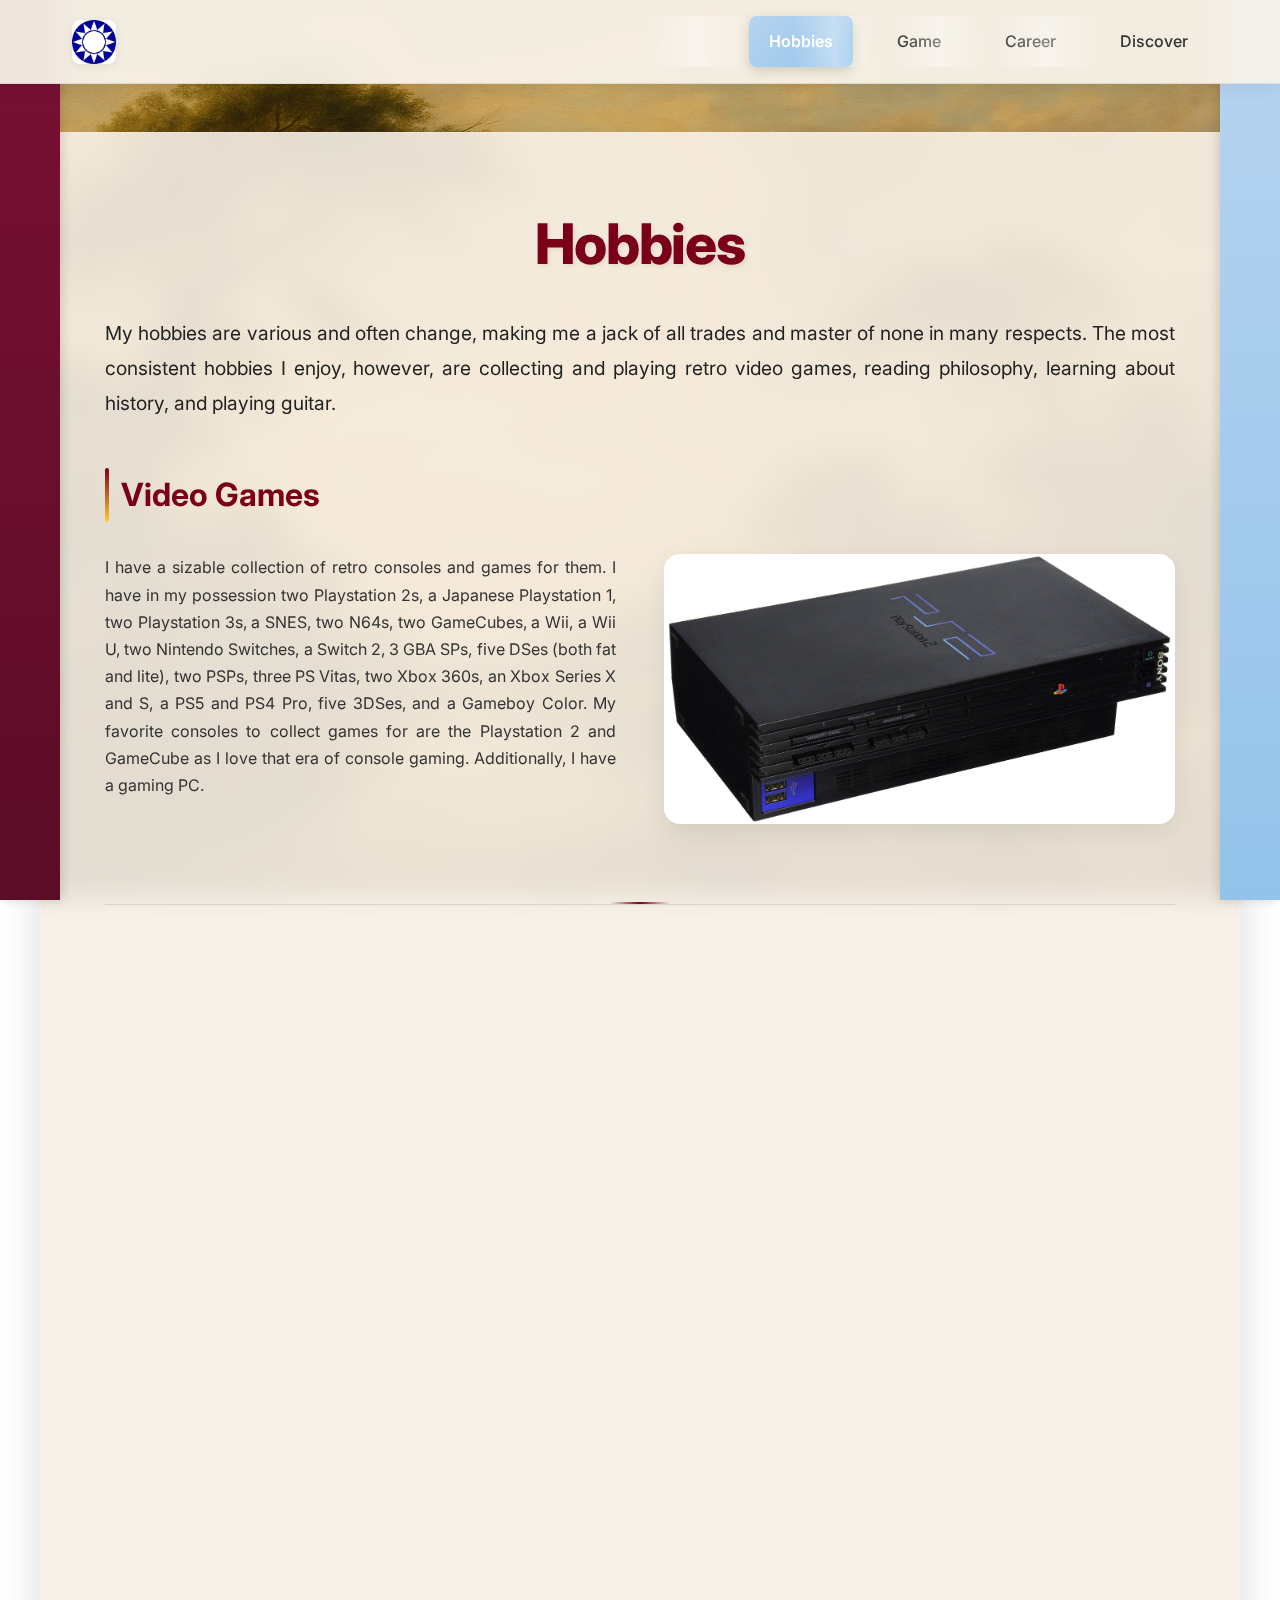
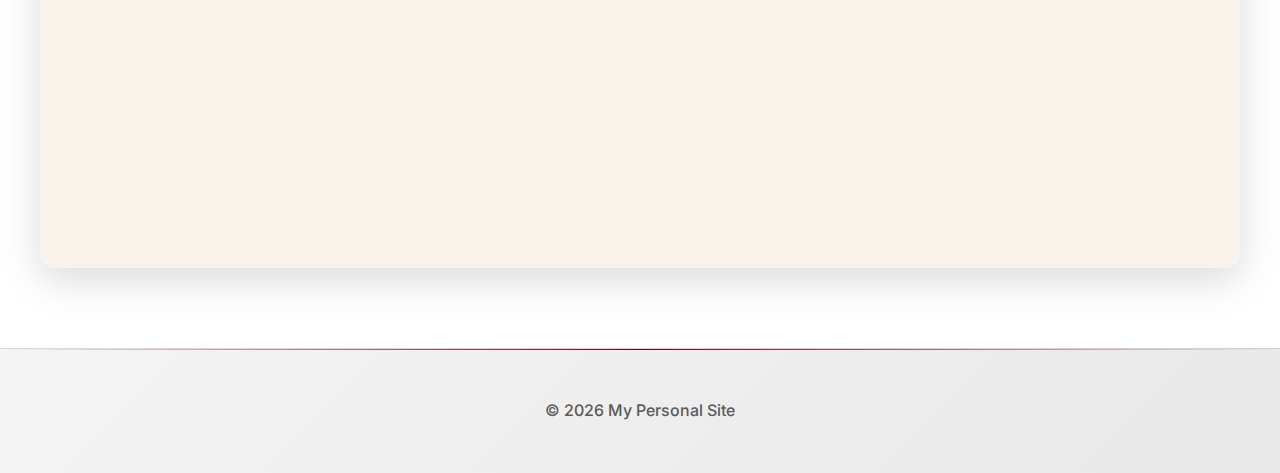
<file: hobbies.html>
<!DOCTYPE html>
<html lang="en">
<head>
    <meta charset="UTF-8">
    <meta name="viewport" content="width=device-width, initial-scale=1.0">
    <title>Hobbies | About Me</title>
    <link rel="preconnect" href="https://fonts.googleapis.com">
    <link rel="preconnect" href="https://fonts.gstatic.com" crossorigin>
    <link href="https://fonts.googleapis.com/css2?family=Inter:wght@300;400;600;800&display=swap" rel="stylesheet">
    <link rel="stylesheet" href="css/style.css">
</head>
<body>
    <!-- Decorative side columns -->
    <div class="side-column left"></div>
    <div class="side-column right"></div>

    <header class="site-header">
        <nav class="top-nav" aria-label="Primary">
            <a class="brand" href="index.html">
                <img src="images/emblemleft.jpg" alt="Site Emblem" class="brand-emblem" />
            </a>
            <ul class="nav-links">
                <li><a class="active" href="hobbies.html" aria-current="page">Hobbies</a></li>
                <li><a href="game.html">Game</a></li>
                <li><a href="career.html">Career</a></li>
                <li><a href="discover.html">Discover</a></li>
            </ul>
        </nav>
    </header>

    <main class="page-content">
        <section class="intro">
            <h1>Hobbies</h1>
            <p>My hobbies are various and often change, making me a jack of all trades and master of none in many respects. The most consistent hobbies I enjoy, however, are collecting and playing retro video games, reading philosophy, learning about history, and playing guitar.</p>
        </section>

        <section class="hobby-section">
            <h2>Video Games</h2>
            <div class="content-grid">
                <div class="text-content">
                    <p>
                        I have a sizable collection of retro consoles and games for them. I have in my possession two Playstation 2s, a Japanese Playstation 1, two Playstation 3s, a SNES, two N64s, two GameCubes, a Wii, a Wii U, two Nintendo Switches, a Switch 2, 3 GBA SPs, five DSes (both fat and lite), two PSPs, three PS Vitas, two Xbox 360s, an Xbox Series X and S, a PS5 and PS4 Pro, five 3DSes, and a Gameboy Color. My favorite consoles to collect games for are the Playstation 2 and GameCube as I love that era of console gaming. Additionally, I have a gaming PC.
                    </p>
                </div>
                <div class="image-content">
                    <img src="images/ps2.jpg" alt="black original Playstation 2" class="hobby-image" />
                </div>
            </div>
        </section>

        <section class="hobby-section">
            <h2>Books & Learning</h2>
            <div class="books-grid">
                <div class="book-item">
                    <img src="images/temple.jpg" alt="The Temple of the Golden Pavilion cover" class="book-image" />
                    <p><em>The Temple of the Golden Pavilion</em></p>
                </div>
                <div class="book-item">
                    <img src="images/east_of_eden.jpg" alt="East of Eden cover" class="book-image" />
                    <p><em>East of Eden</em></p>
                </div>
                <div class="book-item">
                    <img src="images/codunces.jpg" alt="A Confederacy of Dunces cover" class="book-image" />
                    <p><em>A Confederacy of Dunces</em></p>
                </div>
            </div>
        </section>
        <section class="hobby-section">
            <h2>Other Interests</h2>
            <div class="text-content">
                <p>I enjoy reading philosophy, learning about history, and playing guitar.</p>
                <p>Beyond gaming and writing, I have a deep appreciation for history, philosophy, and 19th-century literature. These subjects provide endless opportunities for intellectual exploration and help shape my worldview.</p>
            </div>
        </section>
    </main>

    <footer class="site-footer">
        <small>&copy; <span id="year"></span> My Personal Site</small>
    </footer>

    <script src="js/main.js"></script>
</body>
</html>
</file>
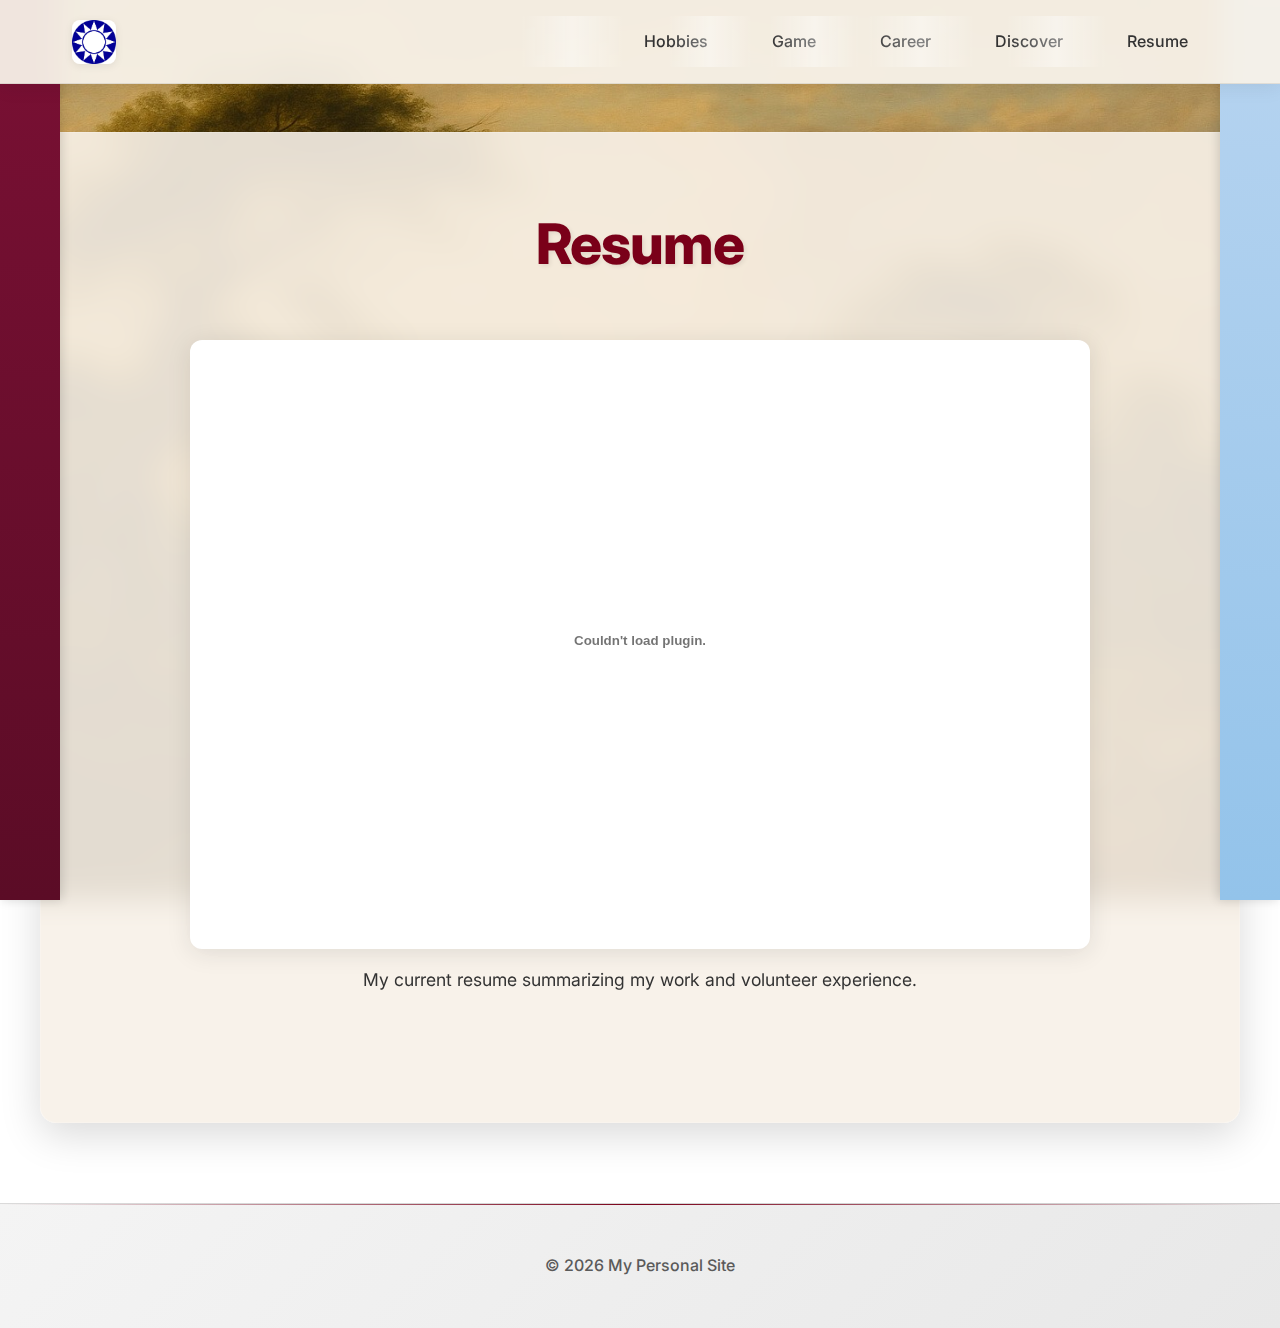
<file: resume copy.html>
<!DOCTYPE html>
<html lang="en">
<head>
    <meta charset="UTF-8">
    <meta name="viewport" content="width=device-width, initial-scale=1.0">
    <title>Resume | About Me</title>
    <link rel="preconnect" href="https://fonts.googleapis.com">
    <link rel="preconnect" href="https://fonts.gstatic.com" crossorigin>
    <link href="https://fonts.googleapis.com/css2?family=Inter:wght@300;400;600;800&display=swap" rel="stylesheet">
    <link rel="stylesheet" href="css/style.css">
</head>
<body>
    <!-- Decorative side columns -->
    <div class="side-column left"></div>
    <div class="side-column right"></div>

    <header class="site-header">
        <nav class="top-nav" aria-label="Primary">
            <a class="brand" href="index.html">
                <img src="images/emblemleft.jpg" alt="Site Emblem" class="brand-emblem" />
            </a>
            <ul class="nav-links">
                <li><a href="hobbies.html">Hobbies</a></li>
                <li><a href="game.html">Game</a></li>
                <li><a href="career.html">Career</a></li>
                <li><a href="discover.html">Discover</a></li>
                <li><a class="active" href="resume.html" aria-current="page">Resume</a></li>
            </ul>
        </nav>
    </header>

    <main class="page-content">
        <section class="intro">
            <h1>Resume</h1>
        </section>
        <section class="resume-section">
            <div class="resume-embed-container">
                <embed src="../pdf/cgresume.pdf" type="application/pdf" width="100%" height="600px" alt="My current resume summarizing my work and volunteer experience.">
            </div>
            <p class="resume-description">My current resume summarizing my work and volunteer experience.</p>
        </section>
    </main>

    <footer class="site-footer">
        <small>&copy; <span id="year"></span> My Personal Site</small>
    </footer>

    <script src="js/main.js"></script>
</body>
</html>
</file>
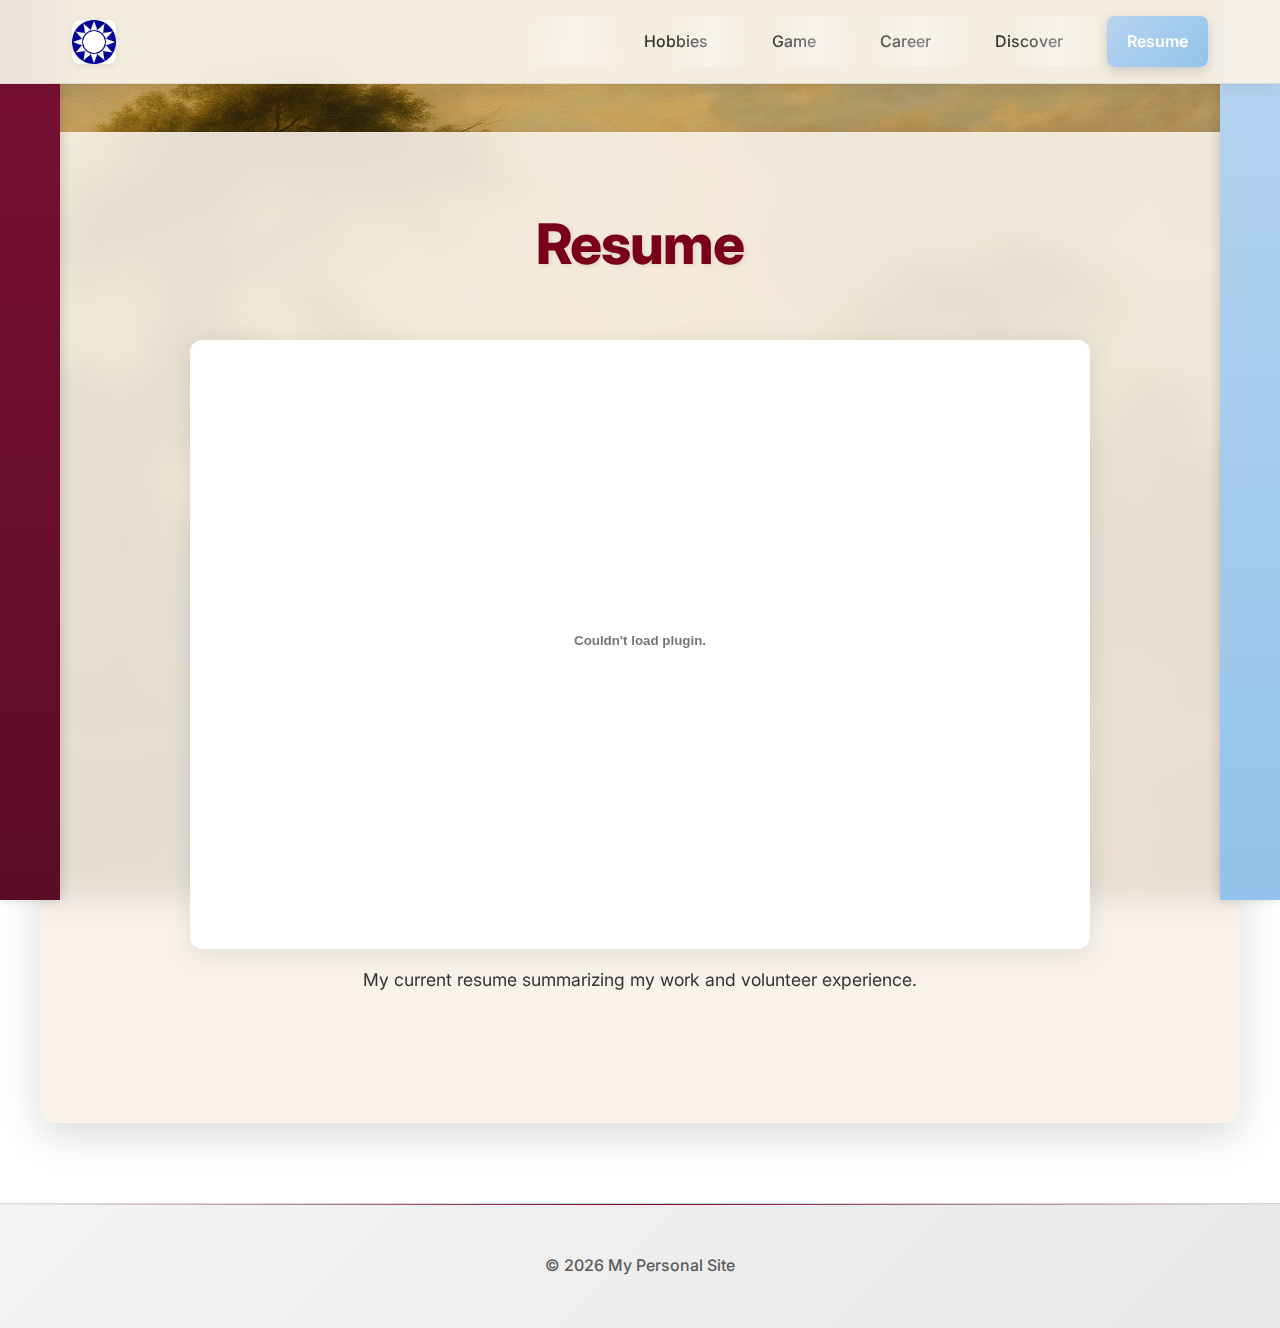
<file: resume.html>
<!DOCTYPE html>
<html lang="en">
<head>
    <meta charset="UTF-8">
    <meta name="viewport" content="width=device-width, initial-scale=1.0">
    <title>Resume | About Me</title>
    <link rel="preconnect" href="https://fonts.googleapis.com">
    <link rel="preconnect" href="https://fonts.gstatic.com" crossorigin>
    <link href="https://fonts.googleapis.com/css2?family=Inter:wght@300;400;600;800&display=swap" rel="stylesheet">
    <link rel="stylesheet" href="css/style.css">
</head>
<body>
    <!-- Decorative side columns -->
    <div class="side-column left"></div>
    <div class="side-column right"></div>

    <header class="site-header">
        <nav class="top-nav" aria-label="Primary">
            <a class="brand" href="index.html">
                <img src="images/emblemleft.jpg" alt="Site Emblem" class="brand-emblem" />
            </a>
            <ul class="nav-links">
                <li><a href="hobbies.html">Hobbies</a></li>
                <li><a href="game.html">Game</a></li>
                <li><a href="career.html">Career</a></li>
                <li><a href="discover.html">Discover</a></li>
                <li><a class="active" href="resume.html" aria-current="page">Resume</a></li>
            </ul>
        </nav>
    </header>

    <main class="page-content">
        <section class="intro">
            <h1>Resume</h1>
        </section>
        <section class="resume-section">
            <div class="resume-embed-container">
                <embed src="pdf/cgresume.pdf" type="application/pdf" width="100%" height="600px" alt="My current resume summarizing my work and volunteer experience.">
            </div>
            <p class="resume-description">My current resume summarizing my work and volunteer experience.</p>
        </section>
    </main>

    <footer class="site-footer">
        <small>&copy; <span id="year"></span> My Personal Site</small>
    </footer>

    <script src="js/main.js"></script>
</body>
</html>
</file>
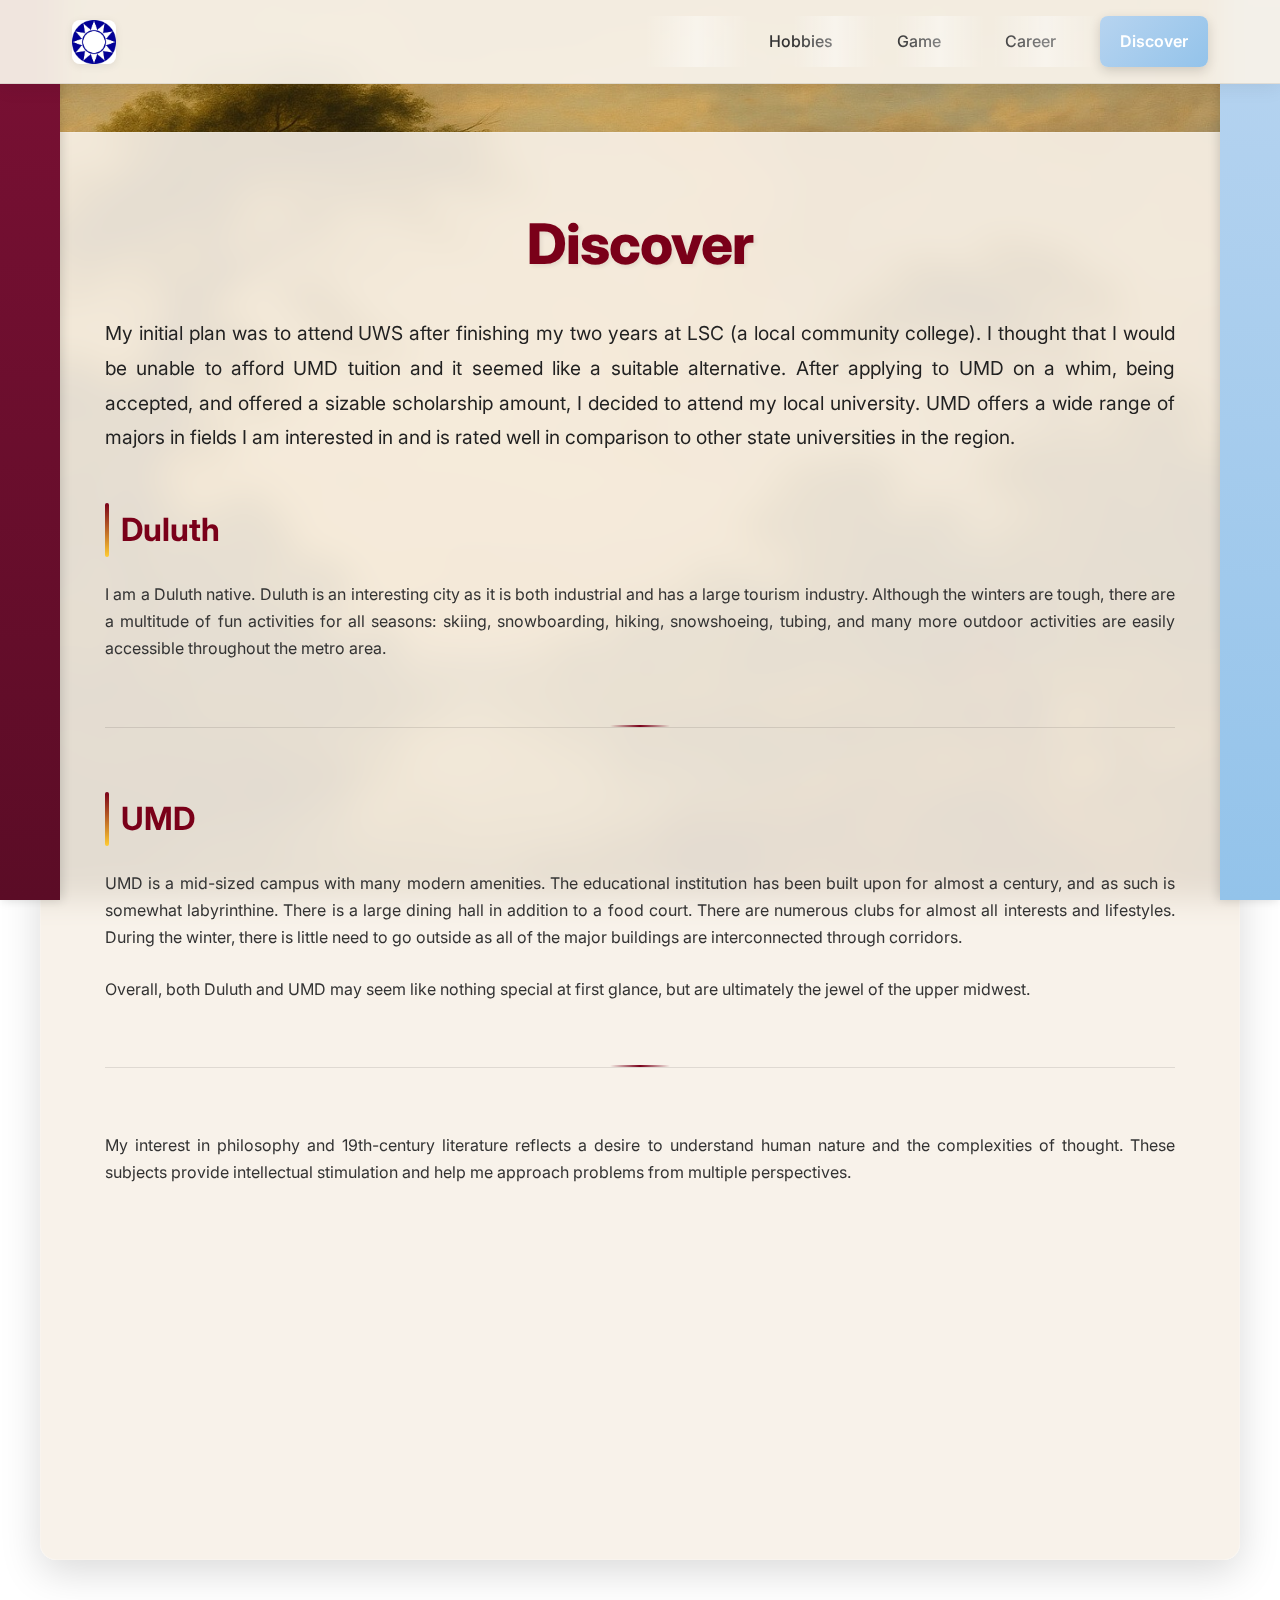
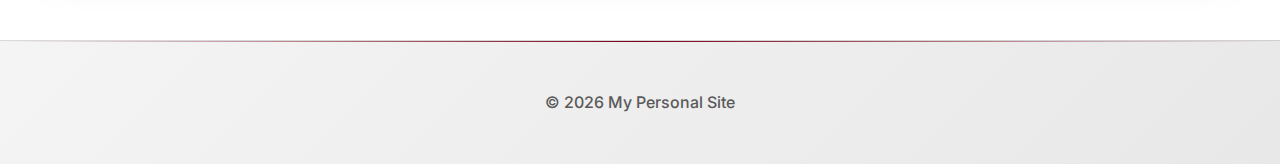
<file: my-website/discover.html>
<!DOCTYPE html>
<html lang="en">
<head>
    <meta charset="UTF-8">
    <meta name="viewport" content="width=device-width, initial-scale=1.0">
    <title>Discover | About Me</title>
    <link rel="preconnect" href="https://fonts.googleapis.com">
    <link rel="preconnect" href="https://fonts.gstatic.com" crossorigin>
    <link href="https://fonts.googleapis.com/css2?family=Inter:wght@300;400;600;800&display=swap" rel="stylesheet">
    <link rel="stylesheet" href="../css/style.css">
</head>
<body>
    <!-- Decorative side columns -->
    <div class="side-column left"></div>
    <div class="side-column right"></div>

    <header class="site-header">
        <nav class="top-nav" aria-label="Primary">
            <a class="brand" href="index.html">
                <img src="../images/emblemleft.jpg" alt="Site Emblem" class="brand-emblem" />
            </a>
            <ul class="nav-links">
                <li><a href="hobbies.html">Hobbies</a></li>
                <li><a href="game.html">Game</a></li>
                <li><a href="career.html">Career</a></li>
                <li><a class="active" href="discover.html" aria-current="page">Discover</a></li>
            </ul>
        </nav>
    </header>

    <main class="page-content">
        <section class="intro">
            <h1>Discover</h1>
            <p>My initial plan was to attend UWS after finishing my two years at LSC (a local community college). I thought that I would be unable to afford UMD tuition and it seemed like a suitable alternative. After applying to UMD on a whim, being accepted, and offered a sizable scholarship amount, I decided to attend my local university. UMD offers a wide range of majors in fields I am interested in and is rated well in comparison to other state universities in the region.</p>
        </section>

        <section class="discover-section">
            <h2>Duluth</h2>
            <div class="text-content">
                <p>
                    I am a Duluth native. Duluth is an interesting city as it is both industrial and has a large tourism industry. Although the winters are tough, there are a multitude of fun activities for all seasons: skiing, snowboarding, hiking, snowshoeing, tubing, and many more outdoor activities are easily accessible throughout the metro area.
                </p>
            </div>
        </section>

        <section class="discover-section">
            <h2>UMD</h2>
            <div class="text-content">
                <p>
                    UMD is a mid-sized campus with many modern amenities. The educational institution has been built upon for almost a century, and as such is somewhat labyrinthine. There is a large dining hall in addition to a food court. There are numerous clubs for almost all interests and lifestyles. During the winter, there is little need to go outside as all of the major buildings are interconnected through corridors.
                </p>
                <p>
                    Overall, both Duluth and UMD may seem like nothing special at first glance, but are ultimately the jewel of the upper midwest.
                </p>
            </div>
        </section>
                <p>
                    My interest in philosophy and 19th-century literature reflects a desire to understand 
                    human nature and the complexities of thought. These subjects provide intellectual 
                    stimulation and help me approach problems from multiple perspectives.
                </p>
            </div>
        </section>

        <section class="discover-section">
            <h2>Future Aspirations</h2>
            <div class="text-content">
                <p>
                    Looking ahead, I aim to leverage my MIS education to advance in technology-focused roles 
                    while maintaining the practical, hands-on approach that has served me well in maintenance 
                    and property management.
                </p>
            </div>
        </section>
    </main>

    <footer class="site-footer">
        <small>&copy; <span id="year"></span> My Personal Site</small>
    </footer>

    <script src="../js/main.js"></script>
</body>
</html>
</file>
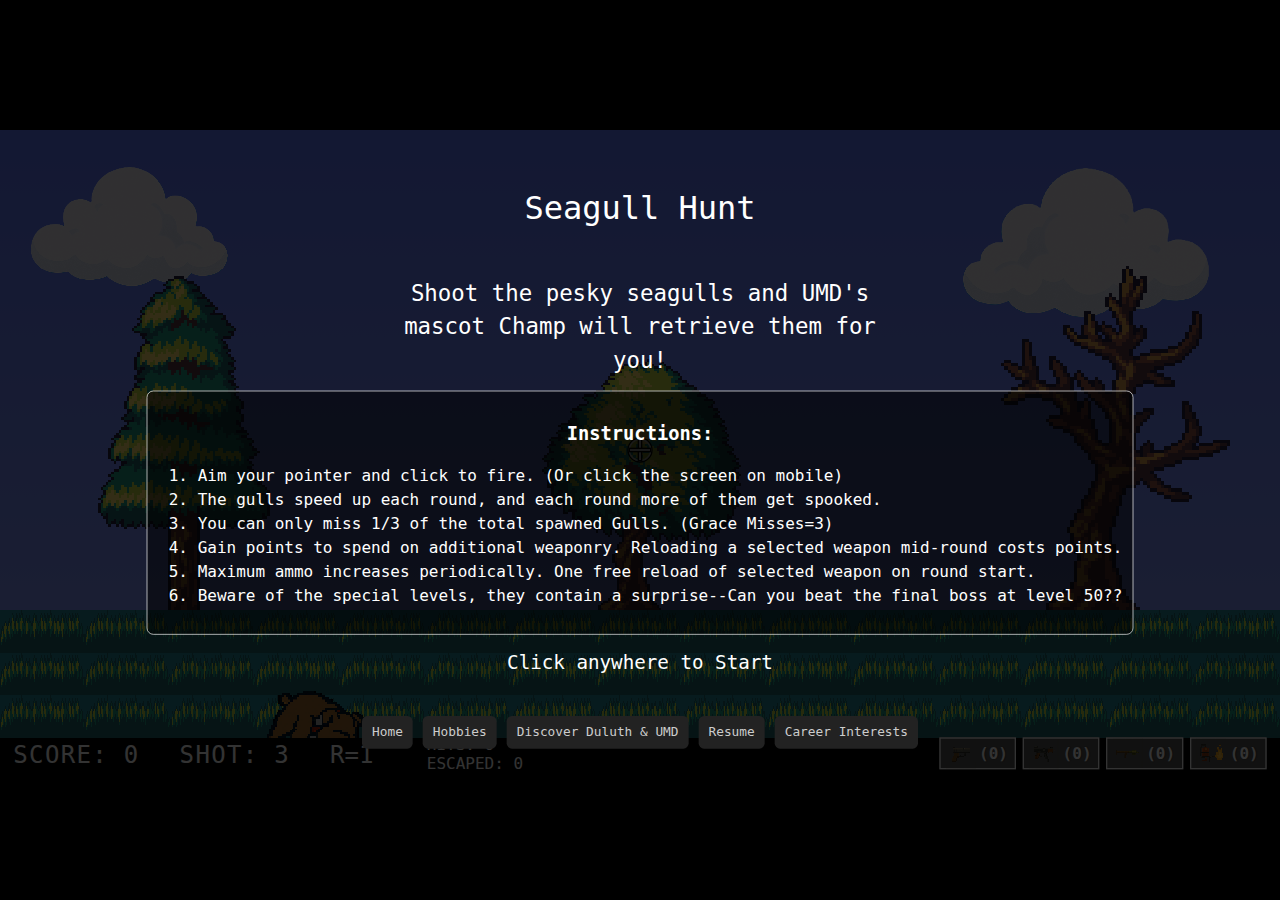
<file: my-website/game.html>
<!DOCTYPE html>
<html lang="en">
<head>
    <meta charset="utf-8" />
    <meta name="viewport" content="width=device-width,initial-scale=1" />
    <title>Seagull Hunt</title>
    <style>
        :root {
            --sky-top: #6078ff;
            --sky-bottom: #8da0ff;
            --grass-dark: #008800;
            --grass-light: #00c800;
            --grass: #258994;
            --tree-leaf: #008800;
            --tree-trunk: #a87800;
            --hud-bg: #000000;
            --hud-text: #ffffff;
        }
        html, body { height: 100%; margin: 0; background: #000; cursor: none; font-family: "Press Start 2P", monospace; user-select: none; -webkit-tap-highlight-color: transparent; }

        /* SCALE WRAPPER: fixed logical rectangle that will be scaled to fit mobile */
        /* Logical resolution set to match your desktop (1920x960) so element sizes/positions remain identical */
        #scale-viewport {
            width: 1920px;
            height: 960px;
            position: absolute;
            left: 50%;
            top: 50%;
            transform-origin: 0 0;
            margin: 0;
        }

        /* GAME now is fixed logical rectangle (previously full-viewport) */
        #game {
            position: relative;
            width: 1920px;
            height: 960px;
            overflow: hidden;
            image-rendering: pixelated;
        }

        .sky { position: absolute; inset: 0; background: linear-gradient(var(--sky-top), var(--sky-bottom)); z-index: 0; }

        /* Replaced vh with stable pixel values computed for 1920x960 logical rectangle:
           25% of 960 = 240px, 5% of 960 = 48px
           This prevents mobile browser chrome changes (address bar) from shifting the grass/HUD distances
        */
        #foreground { position: absolute; left: 0; right: 0; bottom: 0; height: 240px; z-index: 10; pointer-events: none; }
        .grass {
            position: absolute;
            left: 0; right: 0; bottom: 0; height: 100%;
            background-image: url('PICTURES AND VIDEOS/Grass3.png');
            background-repeat: repeat;
            background-size: 128px 64px;
            background-color: var(--grass);
        }

        /* Cloud Styling */
        .cloud {
            position: absolute;
            background-image: url('PICTURES AND VIDEOS/Clouds.png');
            background-size: contain;
            background-repeat: no-repeat;
            z-index: 1;
            opacity: 0.9;
            pointer-events: none;
        }
        #left-cloud { top: 5%; left: 2%; width: 400px; height: 200px; }
        #right-cloud { top: 5%; right: 5%; width: 500px; height: 250px; transform: scaleX(-1); }

        /* Tree Styling (kept same pixel sizes as desktop inside logical rectangle) */
        #left-tree, #center-tree, #right-tree { position: absolute; background-size: contain; background-repeat: no-repeat; background-position: bottom center; pointer-events: none; }
        #left-tree { left: 5%; bottom: 240px; width: 360px; height: 950px; background-image: url('PICTURES AND VIDEOS/pine-tree.png'); z-index: 5; }
        #center-tree { left: 50%; transform: translateX(-50%); bottom: 240px; width: 350px; height: 450px; background-image: url('PICTURES AND VIDEOS/round-tree.png'); z-index: 5; }
        #right-tree { right: 2%; bottom: 240px; width: 480px; height: 1200px; background-image: url('PICTURES AND VIDEOS/dead-tree.png'); z-index: 8; }

        #crosshair {
            position: absolute;
            width: 30px;
            height: 30px;
            transform: translate(-50%, -50%);
            pointer-events: none;
            z-index: 100;
            border: 2px solid #fff;
            border-radius: 50%;
            box-shadow: 0 0 0 2px black;
        }
        #crosshair::before, #crosshair::after {
            content: '';
            position: absolute;
            background: #fff;
            box-shadow: 0 0 0 2px black;
        }
        #crosshair::before { top: 0; bottom: 0; left: 50%; width: 3px; transform: translateX(-50%); }
        #crosshair::after { left: 0; right: 0; top: 50%; height: 3px; transform: translateY(-50%); }

        #shot-flash { position: absolute; top: 0; left: 0; background: #fff; opacity: 0; pointer-events: none; z-index: 99; display: none; }
        .fireball { animation: fireball-explode 0.4s ease-out forwards; }
        @keyframes fireball-explode { 0% { transform: scale(0.1); opacity: 1; background: radial-gradient(circle, #fff, #ffdd00, #ff8c00); } 100% { transform: scale(1); opacity: 0; } }

        #machinegun-flash-container .flash {
            position: absolute;
            top: 0; left: 0; width: 100%; height: 100%;
            background: #fff;
            animation: mg-flash-fade 0.12s ease-out forwards;
        }
        @keyframes mg-flash-fade { from { opacity: 0.7; } to { opacity: 0; } }

        .turd {
            position: absolute;
            width: 50px; height: 50px;
            background-image: url('PICTURES AND VIDEOS/Turd.png');
            background-size: contain;
            z-index: 12; /* Above dog */
            pointer-events: none;
        }

        .turd.splat {
            position: absolute;
            top: 0; left: 0; width: 100%; height: 100%;
            background: #fff;
            animation: mg-flash-fade 0.12s ease-out forwards;
        }
        @keyframes mg-flash-fade { from { opacity: 0.7; } to { opacity: 0; } }

        .seagull {
            position: absolute;
            width: 144px;
            height: 144px;
            background-image: url('PICTURES AND VIDEOS/seagull-sprite.png');
            background-size: 432px 288px;
            will-change: transform, background-position;
            z-index: 7;
            touch-action: none;
        }
        .seagull.fly-0 { background-position: 0 0; }
        .seagull.fly-1 { background-position: -144px 0; }
        .seagull.shot { background-position: -288px 0; }
        .seagull.dead-ground { background-position: 0 -144px; }
        .seagull.falling { animation: fall 0.8s linear forwards; }
        @keyframes fall { 0% { transform: rotate(0); } 100% { transform: rotate(720deg); } }
        .face-bird { background-size: contain !important; background-repeat: no-repeat !important; background-position: center !important; }

        #flamethrower-ring {
            position: absolute;
            width: 400px;
            height: 400px;
            background-image: url('PICTURES AND VIDEOS/Flamethrower Ring.png');
            background-size: contain;
            transform: translate(-50%, -50%);
            pointer-events: none;
            z-index: 98; /* Below crosshair, above flash */
            display: none; /* Hidden by default */
            animation: spin 2s linear infinite;
        }
        @keyframes spin { from { transform: translate(-50%, -50%) rotate(0deg); } to { transform: translate(-50%, -50%) rotate(360deg); } }


        #big-daddy-gull {
            position: absolute;
            width: 170px;
            height: 170px;
            background-image: url('PICTURES AND VIDEOS/BigDaddyGull.png');
            background-size: 680px 340px;
            will-change: transform, background-position;
            z-index: 9;
            touch-action: none;
        }
        #big-daddy-gull.falling {
            animation: fall 0.8s linear forwards;
        }


        #dog {
            position: absolute;
            bottom: -20px;
            left: 20%;
            width: 180px;
            height: 180px;
            background-image: url('PICTURES AND VIDEOS/dog-sprite.png');
            background-size: calc(180px * 3) 180px;
            z-index: 11;
            transition: transform 1s ease-in-out;
        }
        #dog.running {
            background-position: -360px 0; /* Use the 'retrieve' sprite for running */
            /* The running animation will be handled by JS changing the 'left' property */
            transition: left 0.1s linear;
        }

        .health-container {
            position: absolute;
            top: 20px;
            z-index: 25;
            width: 400px;
            display: none; /* Hidden by default */
        }
        #dog-health-container { left: 20px; }
        #boss-health-container { right: 20px; text-align: right; }

        .health-label {
            color: white;
            text-shadow: 2px 2px 4px black;
            margin-bottom: 5px;
            font-size: 1.2em;
        }
        .health-bar-outer {
            height: 25px;
            border: 2px solid white;
            background: rgba(0, 0, 0, 0.5);
            padding: 2px;
        }
        .health-bar-inner { height: 100%; background: rgba(255, 0, 0, 0.7); width: 100%; transition: width 0.3s ease-out; }

        #dog.sniff { background-position: 0 0; animation: dog-intro 2s linear; }
        #dog.laugh { background-position: -180px 0; animation: dog-laugh-up-down 2s ease-in-out, dog-laugh-bob 0.5s 0.2s infinite; }
        #dog.retrieve { background-position: -360px 0; }
        @keyframes dog-intro { 0% { transform: translate(0, 0); } 50% { transform: translate(150px, -140px); } 100% { transform: translate(300px, 0); } }
        @keyframes dog-laugh-up-down { 0%, 100% { transform: translateY(0); } 50% { transform: translateY(-140px); } }
        @keyframes dog-laugh-bob { 0%, 100% { transform: translateY(0); } 50% { transform: translateY(-20px); } }

        /* HUD now uses pixel height tied to logical rectangle: 5% of 960 = 48px */
        #hud {
            position: absolute;
            bottom: 0; 
            left: 0; 
            right: 0; 
            height: 48px;
            background: var(--hud-bg);
            color: var(--hud-text);
            z-index: 20;
            display: flex;
            align-items: center;
            justify-content: flex-start; /* Align items to the start */
            font-size: 1.5em;
            padding: 0 20px;
            gap: 60px; /* Increased space between the left-side elements */
        }
        .shots-display, .score-display { letter-spacing: 2px; font-size: 1.5em; }
        .round-display { display: flex; align-items: center; font-size: 1.5em; }
        .bird-indicator { width: 10px; height: 10px; margin: 0 2px; background: #fff; opacity: 0.3; }
        .bird-indicator.hit { background: #ff4141; opacity: 1; }

        /* Weapon Icon Styling */
        .weapon-icon {
            width: 40px; /* Size of each icon in the sprite */
            height: 40px; /* Size of each icon in the sprite */	
            transform: scale(1.2); /* Zoom in on the image */
            transform-origin: center; /* Ensure scaling happens from the center */
            background-image: url('PICTURES AND VIDEOS/Gun Button Sprites.png');
            background-size: 80px 80px; /* Total size of the sprite sheet if icons are 40x40 in a 2x2 grid */
            display: inline-block;
            image-rendering: pixelated; /* For crisp pixel art */	
            vertical-align: middle; /* Align icon with text */
        }

        /* Specific background positions for each icon */
        .pistol-icon { background-position: 0 0; }
        .machinegun-icon { background-position: -40px 0; }
        .rocket-icon { background-position: 0 -40px; }
        .flamethrower-icon { background-position: -40px -40px; }

        .weapon-cost {
            font-size: 1.8em; /* Increased font size for maximum legibility */
            line-height: 1; /* Tighter line height for the text */
            color: var(--hud-text);
            text-shadow: 1px 1px 2px rgba(0,0,0,0.5);
            vertical-align: middle; /* Align text with icon */
            font-weight: bold; /* Make text bold to stand out */
        }

        /* Shop Dropdown Styling */
        #weapon-selection {
            display: flex; gap: 10px;
            margin-left: auto; /* Push this element to the far right */
        }
        .weapon-btn {
            background: #555; /* Lighter background for better icon visibility */
            color: #fff;
            border: 2px solid #fff;
            display: inline-flex; /* Use flex for horizontal alignment */
            align-items: center; /* Vertically center icon and text */
            gap: 8px; /* Space between icon and cost */
            font-family: "Press Start 2P", monospace;
            padding: 2px 10px; /* Reduced vertical padding to compensate for larger text */
            line-height: 1; /* changed: tighter line height */
            cursor: pointer;
            transition: background-color 0.2s;
            touch-action: manipulation;
            -webkit-tap-highlight-color: rgba(255,255,255,0.08);
            pointer-events: auto;
        }
        .weapon-btn-wrapper {
            /* This wrapper increases the tap area on mobile without changing the button's appearance. */ 
            /* We'll add padding here for touch, and the event listener will be on this wrapper. */
            padding: 10px; /* Adds 10px of invisible tappable space around the button */
            margin: -10px; /* Negative margin counteracts the padding to prevent layout shifts. */
            display: inline-block; /* Needed for margin/padding to work correctly */
            cursor: pointer;
        }

        .weapon-btn:hover { background: #777; } /* Adjust hover state for new background */
        .weapon-btn.active { background: #4CAF50; color: #fff; border-color: #4CAF50; }

        #start-screen {
            position: absolute;
            top: 0; left: 0; right: 0; bottom: 0;
            background: rgba(0,0,0,0.8);
            color: #fff;
            display: flex;
            flex-direction: column;
            justify-content: center;
            align-items: center;
            z-index: 300;
            cursor: pointer;
            font-size: 3em; /* Increased base font size */
            text-align: center;
            line-height: 1.5;
        }

        #win-screen {
            position: absolute;
            top: 0; left: 0; right: 0; bottom: 0;
            background: rgba(0,0,0,0.85);
            color: #fff;
            display: none; /* Hidden by default */
            flex-direction: column;
            justify-content: center;
            align-items: center;
            z-index: 300;
            font-size: 3em;
            text-align: center;
            line-height: 1.5;
        }

        #play-again-btn {
            font-family: "Press Start 2P", monospace;
            font-size: 0.8em;
            padding: 20px 40px;
            margin: 20px 0;
            cursor: pointer;
            background: #4CAF50;
            color: white;
            border: 3px solid white;
            border-radius: 10px;
            transition: all 0.2s ease;
        }

        #play-again-btn:hover {
            background: #66bb6a;
            transform: scale(1.05);
        }

        .screen-nav { margin-top: 30px; display: flex; gap: 15px; }
        .screen-nav a {
            font-family: "Press Start 2P", monospace;
            font-size: 0.4em;
            color: #ccc; background: #222; padding: 10px 15px;
            border-radius: 8px; text-decoration: none; transition: all 0.2s ease;
        }
        .screen-nav a:hover { background: var(--accent-color); color: white; }

        #game-over-screen {
            position: absolute;
            top: 0; left: 0; right: 0; bottom: 0; 
            background: rgba(0,0,0,0.85);
            color: #fff;
            display: none; /* Hidden by default */
            flex-direction: column;
            justify-content: flex-start;
            padding-top: 5vh; /* Reduced space from the top */
            align-items: center;
            z-index: 300;
            font-size: 3em;
            text-align: center;
            line-height: 1.5;
        }

        #win-screen h2 { margin-bottom: 15px; } /* Space below "You Win!" text */
        #win-screen img {
            margin: 0 0 15px 0; /* Reduced top/bottom margin for the image */
        }

        #retry-btn {
            font-family: "Press Start 2P", monospace;
            font-size: 0.8em;
            padding: 20px 40px;
            margin: 20px 0;
            cursor: pointer;
            background: #c0392b;
            color: white;
            border: 3px solid white;
            border-radius: 10px;
            transition: all 0.2s ease;
        }

        #retry-btn:hover { background: #e74c3c; transform: scale(1.05); }

        /* Slightly larger touch-friendly HUD on coarse pointers */
        @media (pointer: coarse) {
            .weapon-btn { font-size: 11px; padding: 6px 8px; }
            #hud { font-size: 14px; height: 48px; }
            #crosshair { width: 36px; height: 36px; }
        }

        #game-notification {
            position: absolute;
            top: 40%;
            left: 50%;
            transform: translate(-50%, -50%);
            font-size: 4em;
            color: rgba(255, 65, 65, 0.9);
            text-shadow: 3px 3px 6px #000;
            z-index: 15;
            pointer-events: none;
            opacity: 0;
            transition: opacity 0.5s ease-in-out;
        }

        #boss-dialogue {
            position: absolute;
            width: 500px;
            padding: 20px;
            background: rgba(255, 255, 255, 0.9);
            border: 4px solid black;
            border-radius: 20px;
            font-size: 1.8em;
            color: #000;
            text-align: center;
            line-height: 1.4;
            z-index: 16;
            pointer-events: none;
            opacity: 0;
            transition: opacity 0.3s ease-in-out;
            transform: translate(-50%, -50%);
        }
    </style>
</head>
<body>
    <!-- Scale wrapper holds the fixed logical game rectangle -->
    <div id="scale-viewport">
        <div id="game">
            <div id="dog-health-container" class="health-container">
                <div class="health-label">Champ's Health</div>
                <div class="health-bar-outer">
                    <div id="dog-health-bar" class="health-bar-inner"></div>
                </div>
            </div>
            <div id="boss-health-container" class="health-container">
                <div class="health-label">Big Daddy Gull Health</div>
                <div class="health-bar-outer">
                    <div id="boss-health-bar" class="health-bar-inner"></div>
                </div>
            </div>

            <div class="sky"></div>
            <div id="left-cloud" class="cloud"></div>
            <div id="right-cloud" class="cloud"></div>
            <div id="left-tree"></div>
            <div id="center-tree"></div>
            <div id="right-tree"></div>

            <div id="foreground">
                <div class="grass"></div>
            </div>

            <div id="dog"></div>

            <div id="crosshair"></div>
            <div id="shot-flash"></div>
            <div id="machinegun-flash-container"></div>
            <div id="flamethrower-ring"></div>
            <div id="game-notification"></div>
            <div id="boss-dialogue"></div>

            <div id="hud">
                <div class="score-display">SCORE: <span id="score">0</span></div>
                <div class="shots-display">SHOT: <span id="shots">3</span></div>
                <div class="round-display">
                    R=<span id="round">1</span>
                    <div id="bird-indicators" style="display: flex; margin-left: 20px;"></div>
                </div>
                <div class="stats-display">
                    <div>HITS: <span id="total-hits">0</span></div>
                    <div>ESCAPED: <span id="missed-birds">0</span></div>
                </div>
                <div id="weapon-selection">
                    <div class="weapon-btn-wrapper">
                        <button class="weapon-btn" data-weapon="pistol"><i class="weapon-icon pistol-icon"></i><span class="weapon-cost">(0)</span></button>
                    </div>
                    <div class="weapon-btn-wrapper">
                        <button class="weapon-btn" data-weapon="machinegun"><i class="weapon-icon machinegun-icon"></i><span class="weapon-cost">(0)</span></button>
                    </div>
                    <div class="weapon-btn-wrapper">
                        <button class="weapon-btn" data-weapon="rocket"><i class="weapon-icon rocket-icon"></i><span class="weapon-cost">(0)</span></button>
                    </div>
                    <div class="weapon-btn-wrapper">
                        <button class="weapon-btn" data-weapon="flamethrower"><i class="weapon-icon flamethrower-icon"></i><span class="weapon-cost">(0)</span></button>
                    </div>
                </div>
            </div>

            <div id="start-screen">
                <p>Seagull Hunt</p>
                <p style="font-size: 0.7em; margin: 20px; max-width: 800px;">Shoot the pesky seagulls and UMD's mascot Champ will retrieve them for you! </p>
                <div style="font-size: 0.5em; text-align: left; max-width: 80%; border: 1px solid #fff; padding: 15px; background: rgba(0,0,0,0.5); border-radius: 10px;">
                    <h3 style="text-align: center; margin-bottom: 10px;">Instructions:</h3>
                    <ol style="margin-left: 20px;">
                        <li>Aim your pointer and click to fire. (Or click the screen on mobile)</li>
                        <li>The gulls speed up each round, and each round more of them get spooked.</li>
                        <li>You can only miss 1/3 of the total spawned Gulls. (Grace Misses=3)</li>
                        <li>Gain points to spend on additional weaponry. Reloading a selected weapon mid-round costs points.</li>
                        <li>Maximum ammo increases periodically. One free reload of selected weapon on round start.</li>
                        <li>Beware of the special levels, they contain a surprise--Can you beat the final boss at level 50??</li>
                    </ol>
                </div>
                <p style="font-size: 0.6em; margin-top: 20px;">Click anywhere to Start</p>
                <div class="screen-nav">
                    <a href="index.html">Home</a>
                    <a href="hobbies.html">Hobbies</a>
                    <a href="discover.html">Discover Duluth & UMD</a>
                    <a href="resume.html">Resume</a>
                    <a href="career.html">Career Interests</a>
                </div>
            </div>

            <div id="win-screen">
                <h2>You Win!</h2>
                <img src="PICTURES AND VIDEOS/victory-dog.png" alt="Victory!" style="max-width: 800px; max-height: 50%; border-radius: 15px;">
                <button id="play-again-btn">Play Again</button>
                <div class="screen-nav">
                    <a href="index.html">Home</a>
                    <a href="hobbies.html">Hobbies</a>
                    <a href="discover.html">Discover Duluth & UMD</a>
                    <a href="resume.html">Resume</a>
                    <a href="career.html">Career Interests</a>
                </div>
            </div>

            <div id="game-over-screen">
                <h2>Game Over</h2>
                <p id="game-over-reason"></p>
                <button id="retry-btn">Try Again</button>
                <div class="screen-nav">
                    <a href="index.html">Home</a>
                    <a href="hobbies.html">Hobbies</a>
                    <a href="discover.html">Discover Duluth & UMD</a>
                    <a href="resume.html">Resume</a>
                    <a href="career.html">Career Interests</a>
                </div>
            </div>
        </div>
    </div>

    <script>
        // Logical resolution constants
        const LOGICAL_W = 1920;
        const LOGICAL_H = 960;

        const scaleViewport = document.getElementById('scale-viewport');
        const game = document.getElementById('game');
        const crosshair = document.getElementById('crosshair');
        const shotFlash = document.getElementById('shot-flash');
        const dog = document.getElementById('dog');
        const gameNotificationEl = document.getElementById('game-notification');
        const bossDialogueEl = document.getElementById('boss-dialogue');
        const mgFlashContainer = document.getElementById('machinegun-flash-container');
        const flamethrowerRingEl = document.getElementById('flamethrower-ring');
        const gameOverScreenEl = document.getElementById('game-over-screen');
        const winScreenEl = document.getElementById('win-screen');

        const weaponSelectionEl = document.getElementById('weapon-selection');
        const shotsEl = document.getElementById('shots');
        const roundEl = document.getElementById('round');
        const scoreEl = document.getElementById('score');
        const birdIndicatorsEl = document.getElementById('bird-indicators');
        const totalHitsEl = document.getElementById('total-hits');
        const missedBirdsEl = document.getElementById('missed-birds');

        const dogHealthContainerEl = document.getElementById('dog-health-container');
        const dogHealthBarEl = document.getElementById('dog-health-bar');
        const bossHealthContainerEl = document.getElementById('boss-health-container');
        const bossHealthBarEl = document.getElementById('boss-health-bar');
        // Game state
        let score = 0;
        let round = 1;
        let shots = 3;
        let birdsThisRound = [];
        let totalHits = 0;
        let missedBirds = 0;
        let roundOverInProgress = false;
        let canShoot = false;
        let bigDaddyGull = null;
        let gameOver = false;
        let birdsToSpawnThisRound = 0;
        let birdsSpawnedThisRound = 0;
        let totalBirdsSpawned = 0; // Track total birds to calculate miss limit
        let turdsThisRound = [];
        let turdDropCooldown = 0;
        let dogState = { x: 0, y: 0, vx: 7.5, health: 5, maxHealth: 5, state: 'idle' };



        const weapons = {
            pistol: { name: 'Pistol', cost: () => 0, ammo: (r, birds) => {
                if (r === 50) { // Boss round
                    return 15;
                }
                return birds + 1;
            }, aoe: 24, auto: false, flash: { color: '#fff' } },
            machinegun: {
                name: 'Machine Gun',
                cost: (r) => {
                    if (r <= 9) return 1500;
                    if (r <= 19) return 2500;
                    if (r <= 34) return 3500;
                    return 5000;
                },
                ammo: (r) => {
                if (r >= 45) return 50;
                if (r >= 40) return 40;
                if (r >= 35) return 30;
                return 20;
                },
                aoe: 24, auto: true, flash: { color: '#fff' }
            },
            rocket: {
                name: 'Bazooka',
                cost: (r) => {
                    if (r <= 19) return 7500;
                    if (r <= 29) return 10000;
                    if (r <= 39) return 15000;
                    return 20000;
                },
                ammo: (r) => {
                if (r >= 46) return 8;
                if (r >= 45) return 6;
                if (r >= 40) return 5;
                if (r >= 35) return 4;
                if (r >= 22) return 3;
                return 2;
                },
                aoe: 500, auto: false, flash: { color: 'orange', size: '500px' }
            },
            flamethrower: {
                name: 'Flamethrower',
                cost: (r) => {
                    if (r <= 34) return 35000;
                    if (r <= 44) return 45000;
                    return 50000;
                },
                ammo: (r) => { // Initial: 50, Max: 80
                if (r >= 48) return 80;
                if (r >= 45) return 75;
                if (r >= 40) return 70;
                if (r >= 35) return 60;
                return 50;
                },
                aoe: 380, auto: true, flash: { color: 'transparent' }
            }
        };
        let currentWeapon = 'pistol';
        let machineGunInterval = null;
        let currentMousePos = { x: 0, y: 0 };
        let flashTimeout = null;
        let machineGunBurstCount = 0;
        let flamethrowerInterval = null;
        let flamethrowerAudioSource = null;

        let musicSource = null;
        let bossMusicSource = null;
        // Web Audio API for performant sound
        const isMobile = ('ontouchstart' in window || navigator.maxTouchPoints > 0);
        let audioContext;
        const audioBuffers = {};
        const gainNodes = {};
        let sfxDestination; // This will be the compressor on mobile, or the context destination on desktop

        const playSound = (buffer, gainNode) => {
            if (!audioContext || !buffer || !gainNode) return;
            const source = audioContext.createBufferSource();
            source.buffer = buffer;
            source.connect(gainNode);
            source.start(0);
        };

        const faceImages = [
            'PICTURES AND VIDEOS/Carson1.png',
            'PICTURES AND VIDEOS/Evan1.png',
            'PICTURES AND VIDEOS/Nick1.png',
            'PICTURES AND VIDEOS/Landen1.png'
        ];

        // Helper: map window coordinates to logical game coords
        function clientToGame(clientX, clientY) {
            const rect = scaleViewport.getBoundingClientRect();
            const sx = rect.width / LOGICAL_W;
            const sy = rect.height / LOGICAL_H;
            const gx = (clientX - rect.left) / sx;
            const gy = (clientY - rect.top) / sy;
            return { x: gx, y: gy };
        }

        // Scale & center the wrapper to fit viewport while preserving aspect ratio
        function applyScale() {
            const vw = window.innerWidth;
            const vh = window.innerHeight;
            const scale = Math.min(vw / LOGICAL_W, vh / LOGICAL_H);
            scaleViewport.style.transform = `scale(${scale})`;
            const scaledW = LOGICAL_W * scale;
            const scaledH = LOGICAL_H * scale;
            const left = (vw - scaledW) / 2;
            const top = (vh - scaledH) / 2;
            scaleViewport.style.left = `${left}px`;
            scaleViewport.style.top = `${top}px`;
        }
        window.addEventListener('resize', applyScale);
        window.addEventListener('orientationchange', () => setTimeout(applyScale, 160));
        applyScale();

        // Initialize crosshair center in logical coordinates
        crosshair.style.left = (LOGICAL_W / 2) + 'px';
        crosshair.style.top = (LOGICAL_H / 2) + 'px';

        // CORE GAME LOGIC (uses LOGICAL_W / LOGICAL_H for spawn/bounds)
        function startRound() {
            roundOverInProgress = false;
            document.querySelectorAll('.seagull').forEach(el => el.remove());
            if (bigDaddyGull && bigDaddyGull.el) {
                bigDaddyGull.el.remove();
                bigDaddyGull = null;
            }
            turdsThisRound.forEach(t => t.el.remove()); turdsThisRound = [];
            if (round === 50) { startBossRound(); return; }

            birdsSpawnedThisRound = 0;

            let birdsToSpawn = 1;
            if (round >= 45) birdsToSpawn = 40;
            else if (round >= 40) birdsToSpawn = 20;
            else if (round >= 35) birdsToSpawn = 10;
            else if (round > 30) birdsToSpawn = 5;
            else if (round >= 14) birdsToSpawn = 4;
            else if (round >= 10) birdsToSpawn = 3;
            else if (round >= 3) birdsToSpawn = 2;

            birdsToSpawnThisRound = birdsToSpawn;
            totalBirdsSpawned += birdsToSpawn;

            shots = weapons[currentWeapon].ammo(round, birdsToSpawn);

            roundEl.textContent = round;
            birdsThisRound = [];
            updateHUD();

            dog.className = 'sniff';
            setTimeout(() => {
                dog.className = '';
                canShoot = true;
                for (let i = 0; i < birdsToSpawn; i++) {
                    setTimeout(() => spawnSeagull(i, birdsToSpawn), i * 500);
                }
            }, 2000);
        }

        function startBossRound() {
            shots = weapons[currentWeapon].ammo(round, 1);
            roundEl.textContent = 'BOSS';
            birdsThisRound = []; // No regular birds
            updateHUD(1); // Show one indicator for the boss

            // Stop main music and start boss music
            if (musicSource) {
                musicSource.stop();
                musicSource = null;
            }
            if (audioContext && audioBuffers.bossMusic && !bossMusicSource) {
                bossMusicSource = audioContext.createBufferSource();
                bossMusicSource.buffer = audioBuffers.bossMusic;
                bossMusicSource.loop = true;
                bossMusicSource.connect(gainNodes.bossMusic);
                bossMusicSource.start(0);
            }


            dog.className = 'sniff';
            setTimeout(() => {
                dog.className = '';
                spawnBigDaddyGull();
                // canShoot will be enabled after dialogue
            }, 2000);
        }

        function spawnBigDaddyGull() {
            bigDaddyGull = {
                el: document.createElement('div'),
                x: LOGICAL_W / 2,
                y: -200, // Start off-screen top
                vx: 0,
                vy: 2, // Fly down
                state: 'intro', // intro -> dialogue -> fly
                stage: 1, // 1, 2, 3
                health: 10, maxHealth: 10,
                frame: 0,
                isBoss: true,
            };
            bigDaddyGull.el.id = 'big-daddy-gull';
            game.appendChild(bigDaddyGull.el);
        }

        function showBossDialogue() {
            const dialogue = "Hey! You and your wrinkle-faced beast think its funny to hurt my babies?? Get my baby out of your mouth, dog! I'll crap on your fur!";
            bossDialogueEl.textContent = dialogue;
            const bossCenterY = bigDaddyGull.y - 120; // Position above boss
            bossDialogueEl.style.left = `${bigDaddyGull.x}px`;
            bossDialogueEl.style.top = `${bossCenterY}px`;
            bossDialogueEl.style.opacity = '1';

            // Prepare dog for battle
            dogState.health = dogState.maxHealth;
            dogHealthContainerEl.style.display = 'block';
            updateDogHealthBar();
            updateHUD(1);

            // Prepare boss health bar
            bossHealthContainerEl.style.display = 'block';
            updateBossHealthBar();


            setTimeout(() => {
                bossDialogueEl.style.opacity = '0';
                bigDaddyGull.state = 'fly';
                bigDaddyGull.vx = 4; // Start moving
                bigDaddyGull.vy = -2;
                canShoot = true;

                // Start the dog running now that the fight is on
                dogState.state = 'running';
                dog.className = 'running';
            }, 6000); // Read time
        }

        function spawnSeagull(birdIndex, totalBirds) {
            let vx, vy;
            const baseSpeedX = 5;
            const baseSpeedY = -3.5;

            let speedMultiplier = 1.0;
            if (round >= 10) { // Start increasing speed earlier
                const maxSpeedMultiplier = 3.0; // Gulls get much faster
                const levelsPast9 = round - 9; // Start from round 10
                const progressToMax = Math.min(1, levelsPast9 / 16); // Reach max speed by round 25 (9 + 16)
                speedMultiplier = 1 + (progressToMax * (maxSpeedMultiplier - 1));
            }
            const isSpecialRound = round === 15 || round === 30;
            if (isSpecialRound) speedMultiplier *= 1.25; // Slowed down face rounds for better visibility

            if (round >= 14) {
                let birdSpeedTier = 1.0;
                if (birdIndex === 1) birdSpeedTier = 1.5;
                if (birdIndex >= 2) birdSpeedTier = 2.0;
                vx = (Math.random() > 0.5 ? 1 : -1) * baseSpeedX * birdSpeedTier * speedMultiplier;
                vy = baseSpeedY * birdSpeedTier * speedMultiplier;
            } else if (round > 10) {
                // For rounds 11-13, ensure a minimum horizontal speed to prevent near-vertical flight.
                const isElite = Math.random() < 0.25;
                const direction = Math.random() > 0.5 ? 1 : -1;
                if (isElite) {
                    const baseVx = 4 + Math.random() * 4; // Min speed of 4, max of 8
                    vx = direction * baseVx;
                    vy = -6 - Math.random() * 5;
                } else {
                    const baseVx = 2 + Math.random() * 3; // Min speed of 2, max of 5
                    vx = direction * baseVx;
                    vy = -4 - Math.random() * 4;
                }
                vx *= speedMultiplier;
                vy *= speedMultiplier;
            } else {
                vx = (Math.random() > 0.5 ? 1 : -1) * (baseSpeedX + (round * 0.1));
                vy = baseSpeedY - (round * 0.2);
                if (round === 7 && birdIndex === 1) vx *= 1.8;
                else if (round >= 5 && birdIndex === 1) vx *= 1.2;
                if (round >= 10 && birdIndex === 1) vx *= 1.2;
                if (round >= 10 && birdIndex === 2) vx *= 1.3;
            }

            const seagull = {
                el: document.createElement('div'),
                x: Math.random() * (LOGICAL_W - 200) + 100,
                y: LOGICAL_H * 0.7,
                vx: vx,
                vy: vy,
                state: 'fly',
                frame: 0,
                bounces: 0,
                isSpecial: isSpecialRound,
                rotation: 0
            };
            seagull.el.className = 'seagull';
            game.appendChild(seagull.el);
            birdsThisRound.push(seagull);
            birdsSpawnedThisRound++;

            if (isSpecialRound) {
                seagull.el.classList.add('face-bird');
                const faceImage = faceImages[birdIndex % faceImages.length];
                seagull.el.style.backgroundImage = `url('${faceImage}')`;
            } else {
                seagull.el.style.backgroundImage = `url('PICTURES AND VIDEOS/seagull-sprite.png')`;
            }
        }

        function gameLoop() {
            if (gameOver) return; // Stop the game loop if the game is over

            if (bigDaddyGull) updateBigDaddyGull();

            if (dogState.state === 'running') updateDog();

            updateTurds();

            birdsThisRound.forEach(bird => {
                if (bird.state === 'fly') {
                    bird.x += bird.vx;
                    bird.y += bird.vy;

                    if (bird.x < -72) { bird.x = -72; bird.vx *= -1; }
                    if (bird.x > LOGICAL_W - 72) { bird.x = LOGICAL_W - 72; bird.vx *= -1; }
                    if (bird.y < -72) { bird.y = -72; bird.vy *= -1; }

                    const grassLine = LOGICAL_H * 0.75;
                    if (bird.y + bird.el.offsetHeight > grassLine + 30 && bird.vy > 0) {
                        if (bird.bounces < 2) { bird.vy *= -1; bird.bounces++; }
                    }

                    if (bird.y > LOGICAL_H) {
                        bird.state = 'escaped';
                        missedBirds++;
                        checkRoundOver();
                        bird.el.remove();
                    }

                    bird.frame = (bird.frame + 1) % 20;
                    if (!bird.isSpecial) bird.el.className = `seagull fly-${Math.floor(bird.frame / 10)}`;
                    let transformString = `translate(${bird.x}px, ${bird.y}px) scaleX(${bird.vx > 0 ? 1 : -1})`;
                    if (bird.isSpecial) {
                        bird.rotation = (bird.rotation + 5) % 360;
                        transformString += ` rotate(${bird.rotation}deg)`;
                    }
                    bird.el.style.transform = transformString;

                    // Randomly play a sound with a low probability
                    if (Math.random() < 0.004) { // Slightly increased from original for more ambience
                        const seagullSounds = ['seagull1', 'seagull2', 'seagull3', 'seagull4'];
                        const randomSoundName = seagullSounds[Math.floor(Math.random() * seagullSounds.length)];
                        const buffer = audioBuffers[randomSoundName];
                        const gainNode = gainNodes.seagull;

                        if (audioContext && buffer && gainNode) {
                            const source = audioContext.createBufferSource();
                            source.buffer = buffer;
                            source.connect(gainNode);
                            source.start(0);
                        }
                    }
                }
            });
            requestAnimationFrame(gameLoop);
        }

        function updateDog() {
            dogState.x += dogState.vx;
            const dogWidth = dog.offsetWidth;
            if (dogState.x < 0) {
                dogState.x = 0;
                dogState.vx *= -1;
                dog.style.transform = 'scaleX(1)';
            }
            if (dogState.x > LOGICAL_W - dogWidth) {
                dogState.x = LOGICAL_W - dogWidth;
                dogState.vx *= -1;
                dog.style.transform = 'scaleX(-1)';
            }
            dog.style.left = `${dogState.x}px`;
        }

        function updateTurds() {
            turdsThisRound.forEach((turd, index) => {
                turd.y += turd.vy;
                turd.el.style.top = `${turd.y}px`;

                // Check for collision with dog
                const dogRect = dog.getBoundingClientRect();
                const turdRect = turd.el.getBoundingClientRect();

                if (turdRect.right > dogRect.left && turdRect.left < dogRect.right &&
                    turdRect.bottom > dogRect.top && turdRect.top < dogRect.bottom) {
                    
                    dogState.health = Math.max(0, dogState.health - 1);
                    updateDogHealthBar();
                    updateHUD(1);
                    playSound(audioBuffers.hit, gainNodes.hit);
                    turd.el.remove();
                    turdsThisRound.splice(index, 1);

                    if (dogState.health <= 0) {
                        showGameOverScreen("You failed to protect Champ!");
                    }
                    return; // Stop processing this turd
                }

                // Remove if off-screen
                if (turd.y > LOGICAL_H) {
                    turd.el.remove();
                    turdsThisRound.splice(index, 1);
                }
            });
        }

        function updateDogHealthBar() {
            const percentage = (dogState.health / dogState.maxHealth) * 100;
            dogHealthBarEl.style.width = `${percentage}%`;
        }

        function updateBossHealthBar() {
            const percentage = (bigDaddyGull.health / bigDaddyGull.maxHealth) * 100;
            bossHealthBarEl.style.width = `${percentage}%`;
        }

        function updateFlamethrowerDamage() {
            if (!canShoot || shots <= 0 || roundOverInProgress) {
                pointerEnd(); // Stop firing if state changes
                return;
            }

            shots--; // Consume ammo over time
            updateHUD(bigDaddyGull ? 1 : birdsThisRound.length);
            if (shots <= 0) {
                pointerEnd(); // Stop firing if out of ammo
                return;
            }

            const weapon = weapons.flamethrower;
            const hitRadius = weapon.aoe / 2;
            const gamePos = clientToGame(currentMousePos.clientX, currentMousePos.clientY);

            // Damage regular seagulls
            birdsThisRound.forEach(bird => {
                if (bird.state !== 'fly') return;

                const birdCenterX = bird.x + bird.el.offsetWidth / 2;
                const birdCenterY = bird.y + bird.el.offsetHeight / 2;
                const distance = Math.hypot(gamePos.x - birdCenterX, gamePos.y - birdCenterY);

                if (distance <= hitRadius + (bird.el.offsetWidth / 3)) {
                    // Flamethrower does damage over time, but for simplicity, we'll have it kill gulls instantly.
                    // A more advanced version could give birds health and apply damage per tick.
                    if (bird.state === 'fly') {
                        handleBirdHit(bird);
                    }
                }
            });

            // Damage turds
            turdsThisRound.forEach((turd, index) => {
                const turdCenterX = turd.x + turd.el.offsetWidth / 2;
                const turdCenterY = turd.y + turd.el.offsetHeight / 2;
                const distance = Math.hypot(gamePos.x - turdCenterX, gamePos.y - turdCenterY);

                if (distance <= hitRadius + (turd.el.offsetWidth / 2)) {
                    turd.el.remove();
                    turdsThisRound.splice(index, 1);
                    score += 10; // Small score for shooting a turd
                    playSound(audioBuffers.seagullHit, gainNodes.seagullHit); // Re-use gull hit sound
                    updateHUD(bigDaddyGull ? 1 : birdsThisRound.length);
                }
            });

            // Damage the boss
            if (bigDaddyGull && bigDaddyGull.el && bigDaddyGull.state === 'fly') {
                const boss = bigDaddyGull;
                const bossCenterX = boss.x + 170 / 2;
                const bossCenterY = boss.y + 170 / 2;
                const distance = Math.hypot(gamePos.x - bossCenterX, gamePos.y - bossCenterY);
                const bossHitRadius = 170 / 3;

                if (distance <= hitRadius + bossHitRadius) {
                    boss.health--;
                    playSound(audioBuffers.hit, gainNodes.hit);
                    updateBossHealthBar(); // Update the health bar display
                    totalHits++;
                    score += 50; // Less score per tick than a direct hit
                    updateHUD(1); // Update the score on the HUD

                    if (boss.health <= 0) {
                        playSound(audioBuffers.bossDeath, gainNodes.bossDeath);
                        if (boss.stage === 1) {
                            boss.stage = 2; // Stage 2
                            boss.health = 30;
                            boss.maxHealth = 30;
                        } else if (boss.stage === 2) {
                            boss.stage = 3; // Stage 3
                            boss.health = 55;
                            boss.maxHealth = 55;
                        } else if (boss.stage === 3) {
                            // Final kill
                            boss.state = 'falling';
                            boss.el.style.transform = `scaleX(${boss.vx > 0 ? 1 : -1})`;
                            boss.el.style.left = `${boss.x}px`;
                            boss.el.style.top = `${boss.y}px`;
                            boss.el.classList.add('falling');
                            
                            requestAnimationFrame(() => {
                                boss.el.style.transition = 'top 0.8s linear';
                                boss.el.style.top = `${LOGICAL_H - 240 - 120}px`;
                            });
                            
                            setTimeout(() => { boss.state = 'dead'; boss.el.classList.remove('falling'); checkRoundOver(); }, 800);
                        }
                        updateBossHealthBar(); // Refresh the bar for the new stage
                    }
                }
            }
        }

        function updateBigDaddyGull() {
            const boss = bigDaddyGull;
            if (!boss || !boss.el) return;

            // State machine for the boss
            if (boss.state === 'intro') {
                boss.y += boss.vy;
                if (boss.y >= LOGICAL_H / 3) {
                    boss.y = LOGICAL_H / 3;
                    boss.state = 'dialogue';
                    showBossDialogue();
                }
            } else if (boss.state === 'fly') {
                // Update speed based on stage
                const speedMultipliers = { 1: 2.0, 2: 4.0, 3: 5.5 };
                const speed = speedMultipliers[boss.stage];

                boss.x += boss.vx * speed;
                boss.y += boss.vy * speed;

                // Wall bounces (no bottom barrier)
                if (boss.x < 0) { boss.x = 0; boss.vx *= -1; }
                if (boss.x > LOGICAL_W - 170) { boss.x = LOGICAL_W - 170; boss.vx *= -1; }
                if (boss.y < 0 && boss.vy < 0) { boss.y = 0; boss.vy *= -1; }
                // Bounce off the grass line
                if (boss.y + 170 > LOGICAL_H - 240 && boss.vy > 0) { boss.y = LOGICAL_H - 240 - 170; boss.vy *= -1; }

                // Turd dropping logic
                if (turdDropCooldown > 0) turdDropCooldown--;
                if (turdDropCooldown <= 0 && Math.abs((boss.x + 85) - (dogState.x + dog.offsetWidth / 2)) < 50) {
                    dropTurd(boss.x + 85, boss.y + 170);
                    turdDropCooldown = 60; // 1 second cooldown
                }
                // Randomly play a sound with a low probability
                if (Math.random() < 0.008) { // Slightly reduced probability
                    const buffer = audioBuffers.bossGull;
                    const gainNode = gainNodes.bossGull;

                    if (audioContext && buffer && gainNode) {
                        const source = audioContext.createBufferSource();
                        source.buffer = buffer;
                        source.connect(gainNode);
                        source.start(0);
                    }
                }

            } else if (boss.state === 'dead') {
                // Sits on ground, do nothing
            } else if (boss.state === 'exploding') {
                // Animation handled by CSS, then remove
            }

            // Update sprite frame
            boss.frame = (boss.frame + 1) % 20;
            const wingFrame = Math.floor(boss.frame / 10); // 0 or 1
            let bgX = 0, bgY = 0;

            if (boss.state === 'fly' || boss.state === 'intro' || boss.state === 'dialogue') {
                if (boss.stage === 1) bgX = wingFrame * 170; // Frames 1-2
                else if (boss.stage === 2) bgX = (wingFrame + 2) * 170; // Frames 3-4
                else if (boss.stage === 3) { bgY = 170; bgX = wingFrame * 170; } // Frames 5-6
            } else if (boss.state === 'dead') {
                bgY = 170; bgX = 2 * 170; // Frame 7
            } else if (boss.state === 'exploding') {
                bgY = 170; bgX = 3 * 170; // Frame 8
            }

            if (boss.state === 'fly' || boss.state === 'intro' || boss.state === 'dialogue') {
                boss.el.style.backgroundPosition = `-${bgX}px -${bgY}px`;
                let transformString = `translate(${boss.x}px, ${boss.y}px) scaleX(${boss.vx > 0 ? 1 : -1})`;
                boss.el.style.transform = transformString;
            } else if (boss.state === 'dead' || boss.state === 'exploding') {
                boss.el.style.backgroundPosition = `-${bgX}px -${bgY}px`;
            } else if (boss.state === 'falling') {
                // Do not update backgroundPosition, let it be frozen from the flying state
            }
        }

        function dropTurd(x, y) {
            const turd = {
                el: document.createElement('div'),
                x: x,
                y: y,
                vy: 4, // Slow fall speed
            };
            turd.el.className = 'turd';
            turd.el.style.left = `${x}px`;
            turd.el.style.top = `${y}px`;
            game.appendChild(turd.el);
            turdsThisRound.push(turd);
            playSound(audioBuffers.ploop, gainNodes.ploop);
        }
        function checkRoundOver() {
            // Boss round has its own end condition
            if (bigDaddyGull) {
                if (bigDaddyGull.state === 'dead') { // Check if the boss is dead to trigger dog
                    if (roundOverInProgress) return;
                    roundOverInProgress = true;
                    canShoot = false;

                    // Immediately stop any continuous firing sounds when the round ends
                    if (pointerDown) pointerEnd();

                    dogState.state = 'idle'; // Stop the dog
                    dog.className = '';
                    dogHealthContainerEl.style.display = 'none';
                    bossHealthContainerEl.style.display = 'none';

                    dogRetrieveBoss(bigDaddyGull);
                    // Game ends here, no more rounds. The win screen is shown in dogRetrieveBoss.
                }
                return;
            }

            // Check if all birds for the round have spawned yet. If not, it's too early to end.
            if (birdsSpawnedThisRound < birdsToSpawnThisRound) {
                return;
            }


            const birdsAccountedFor = birdsThisRound.length > 0 && birdsThisRound.every(b => b.state !== 'fly');
            if (birdsAccountedFor) {
                if (roundOverInProgress) return;
                roundOverInProgress = true;
                canShoot = false;

                // Immediately stop any continuous firing sounds when the round ends
                if (pointerDown) pointerEnd();

                const shotBirds = birdsThisRound.filter(b => b.state !== 'fly' && b.state !== 'escaped');
                const escapedBirds = birdsThisRound.filter(b => b.state === 'escaped');
                if (escapedBirds.length > 0) dogLaugh();

                // Game over if player misses more than 1/2 of all birds spawned so far (with a minimum of 5)
                const missedBirdsLimit = Math.max(3, Math.floor(totalBirdsSpawned / 3)); // Stricter miss limit

                if (missedBirds >= missedBirdsLimit) {
                    showGameOverScreen("Too many birds escaped!");
                    return; // Stop further round progression
                }

                setTimeout(() => {
                    shotBirds.forEach(bird => dogRetrieve(bird));
                    setTimeout(() => { round++; startRound(); }, 2500);
                }, 1000);
            }
        }

        function fireShot(e) {
            if (!canShoot || shots <= 0 || roundOverInProgress) return;

            const weapon = weapons[currentWeapon];

            if (currentWeapon === 'machinegun') {
                playSound(audioBuffers.machinegun, gainNodes.machinegun);
                machineGunBurstCount++;
            } else if (currentWeapon === 'pistol') {
                playSound(audioBuffers.pistol, gainNodes.pistol);
            } else if (currentWeapon === 'rocket') {
                playSound(audioBuffers.rocket, gainNodes.rocket);
            }

            shots--;
            updateHUD(bigDaddyGull ? 1 : birdsThisRound.length);

            const clientX = (typeof e.clientX === 'number') ? e.clientX : (e.x ?? 0);
            const clientY = (typeof e.clientY === 'number') ? e.clientY : (e.y ?? 0);
            const gamePos = clientToGame(clientX, clientY);
            const shotX = gamePos.x;
            const shotY = gamePos.y;

            // --- Muzzle Flash Logic ---
            if (weapon.name === 'Machine Gun') {
                const flashEl = document.createElement('div');
                flashEl.className = 'flash';
                mgFlashContainer.appendChild(flashEl);
                setTimeout(() => flashEl.remove(), 120); // Clean up the element after animation
                // For machine gun, we don't use the shared shotFlash logic below
                
            } else {

            // Muzzle flash in logical coords
            shotFlash.style.background = weapon.flash.color;
            if (weapon.name === 'Bazooka') {
                // Force re-trigger of the animation by removing and re-adding the class
                shotFlash.classList.remove('fireball');
                void shotFlash.offsetWidth; // This forces a browser reflow

                shotFlash.classList.add('fireball');
                shotFlash.style.opacity = '1';
                shotFlash.style.width = weapon.flash.size;
                shotFlash.style.height = weapon.flash.size;
                shotFlash.style.borderRadius = '50%';
                shotFlash.style.left = (shotX - parseInt(weapon.flash.size) / 2) + 'px'; // Center on shot
                shotFlash.style.top = (shotY - parseInt(weapon.flash.size) / 2) + 'px'; // Center on shot
            } else {
                shotFlash.style.opacity = '0.7';
                shotFlash.style.width = LOGICAL_W + 'px';
                shotFlash.style.height = LOGICAL_H + 'px';
                shotFlash.style.left = '0';
                shotFlash.style.top = '0';
                shotFlash.style.borderRadius = '0';
            }
            shotFlash.style.display = 'block';
            const flashDuration = weapon.name === 'Bazooka' ? 400 : 120; // Pistol flash duration

            // Clear any existing flash timeout to prevent it from hiding the new one prematurely
            if (flashTimeout) clearTimeout(flashTimeout);

            flashTimeout = setTimeout(() => {
                shotFlash.style.display = 'none';
                shotFlash.classList.remove('fireball');
                shotFlash.style.opacity = '0';
            }, flashDuration);
            }

            let hit = false;
            const hitRadius = weapon.aoe / 2;

            // Boss Hit Detection
            if (bigDaddyGull && bigDaddyGull.el && bigDaddyGull.state === 'fly') {
                const boss = bigDaddyGull;
                const bossCenterX = boss.x + 170 / 2;
                const bossCenterY = boss.y + 170 / 2;
                const distance = Math.hypot(shotX - bossCenterX, shotY - bossCenterY);
                const bossHitRadius = 170 / 3;

                if (distance <= hitRadius + bossHitRadius) {
                    hit = true;
                    boss.health--;
                    playSound(audioBuffers.hit, gainNodes.hit);
                    totalHits++;
                    score += 1000;

                    updateBossHealthBar();

                    if (boss.health <= 0) {
                        playSound(audioBuffers.bossDeath, gainNodes.bossDeath);
                        if (boss.stage === 1) {
                            boss.stage = 2; // Stage 2
                            boss.health = 30;
                            boss.maxHealth = 30;
                        } else if (boss.stage === 2) {
                            boss.stage = 3; // Stage 3
                            boss.health = 55;
                            boss.maxHealth = 55;
                        } else if (boss.stage === 3) {
                            // Final kill
                            boss.state = 'falling'; // Change state to falling first
                            // Set position explicitly so he falls from where he was shot
                            boss.el.style.transform = `scaleX(${boss.vx > 0 ? 1 : -1})`; // Keep horizontal flip, remove translate
                            boss.el.style.left = `${boss.x}px`;
                            boss.el.style.top = `${boss.y}px`;
                            boss.el.classList.add('falling');
                            
                            // Force a reflow before applying the transition's end state
                            requestAnimationFrame(() => {
                                boss.el.style.transition = 'top 0.8s linear';
                                boss.el.style.top = `${LOGICAL_H - 240 - 120}px`; // Lowered to rest on the grass properly
                            });
                            
                            setTimeout(() => {
                                boss.state = 'dead'; // Now he is dead on the ground
                                boss.el.classList.remove('falling'); // Stop spinning
                                checkRoundOver(); // Trigger dog retrieval
                            }, 800); // Wait for fall to complete
                        }
                        updateBossHealthBar(); // Update bar for new stage
                    }
                }
            }

            // Turd Hit Detection
            turdsThisRound.forEach((turd, index) => {
                const turdCenterX = turd.x + turd.el.offsetWidth / 2;
                const turdCenterY = turd.y + turd.el.offsetHeight / 2;
                const distance = Math.hypot(shotX - turdCenterX, shotY - turdCenterY);
                const turdHitRadius = turd.el.offsetWidth / 2;

                if (distance <= hitRadius + turdHitRadius) {
                    hit = true;
                    turd.el.remove();
                    turdsThisRound.splice(index, 1);
                    score += 10;
                    playSound(audioBuffers.seagullHit, gainNodes.seagullHit);
                    updateHUD(bigDaddyGull ? 1 : birdsThisRound.length);
                }
            });

            birdsThisRound.forEach(bird => {
                if (bird.state !== 'fly') return;
                const bRect = bird.el.getBoundingClientRect();
                const rect = scaleViewport.getBoundingClientRect();
                const scaleX = rect.width / LOGICAL_W;
                const scaleY = rect.height / LOGICAL_H;
                const birdCenterX = (bRect.left - rect.left) / scaleX + bRect.width / (2 * scaleX);
                const birdCenterY = (bRect.top - rect.top) / scaleY + bRect.height / (2 * scaleY);

                const distance = Math.hypot(shotX - birdCenterX, shotY - birdCenterY);
                const seagullHitRadius = (bRect.width / scaleX) / 3;
                if (distance <= hitRadius + seagullHitRadius) {
                    hit = true;
                    playSound(audioBuffers.seagullHit, gainNodes.seagullHit);
                    totalHits++;
                    bird.state = 'shot';
                    bird.el.style.left = bird.x + 'px';
                    bird.el.style.top = bird.y + 'px';
                    let transform = `scaleX(${bird.vx > 0 ? 1 : -1})`;
                    if (bird.isSpecial) transform += ` rotate(${bird.rotation}deg)`;
                    bird.el.style.transform = transform;
                    if (!bird.isSpecial) bird.el.className = 'seagull shot';
                    score += 500;
                    setTimeout(() => {
                        bird.state = 'falling';
                        if (!bird.isSpecial) bird.el.className = 'seagull shot falling';
                        else bird.el.classList.add('falling');
                        bird.el.style.transform = '';
                        const finalTop = LOGICAL_H * 0.75 - bird.el.offsetHeight + 50;
                        bird.el.style.transition = 'top 0.8s linear';
                        bird.el.style.top = `${finalTop}px`;
                        setTimeout(() => {
                            bird.state = 'dead';
                            if (bird.isSpecial) bird.el.className = 'seagull falling face-bird';
                            else bird.el.className = 'seagull dead-ground';
                            bird.el.style.transform = `scaleX(${bird.vx > 0 ? 1 : -1})`;
                            checkRoundOver();
                        }, 800);
                    }, 100);
                }
            });

            if (hit || shots <= 0) {
                if (shots <= 0) {
                    birdsThisRound.forEach(b => { if (b.state === 'fly') b.vy = -15; });
                }
            }
            updateHUD(bigDaddyGull ? 1 : birdsThisRound.length);
        }

        function handleBirdHit(bird) {
            // This function contains the logic for when a bird is successfully hit.
            // It's called from fireShot for single-shot weapons and from updateFlamethrowerDamage.
            if (bird.state !== 'fly') return; // Don't hit a bird that's already shot

            playSound(audioBuffers.seagullHit, gainNodes.seagullHit);
            totalHits++;
            bird.state = 'shot';
            bird.el.style.left = bird.x + 'px';
            bird.el.style.top = bird.y + 'px';
            let transform = `scaleX(${bird.vx > 0 ? 1 : -1})`;
            if (bird.isSpecial) transform += ` rotate(${bird.rotation}deg)`;
            bird.el.style.transform = transform;
            if (!bird.isSpecial) bird.el.className = 'seagull shot';
            score += 500;
            setTimeout(() => {
                bird.state = 'falling';
                if (!bird.isSpecial) bird.el.className = 'seagull shot falling';
                else bird.el.classList.add('falling');
                bird.el.style.transform = '';
                const finalTop = LOGICAL_H * 0.75 - bird.el.offsetHeight + 50;
                bird.el.style.transition = 'top 0.8s linear';
                bird.el.style.top = `${finalTop}px`;
                setTimeout(() => {
                    bird.state = 'dead';
                    if (bird.isSpecial) bird.el.className = 'seagull falling face-bird';
                    else bird.el.className = 'seagull dead-ground';
                    bird.el.style.transform = `scaleX(${bird.vx > 0 ? 1 : -1})`;
                    checkRoundOver();
                }, 800);
            }, 100);

            // Update HUD after the hit is registered
            updateHUD(bigDaddyGull ? 1 : birdsThisRound.length);
        }

        function dogLaugh() {
            dog.className = 'laugh';
            if (audioContext && audioBuffers.dogLaugh && gainNodes.dogLaugh) {
                const source = audioContext.createBufferSource();
                source.buffer = audioBuffers.dogLaugh;
                source.connect(gainNodes.dogLaugh);
                source.start(0);
            }
            setTimeout(() => { dog.className = ''; }, 2000);
        }

        function dogRetrieveBoss(boss) {
            dog.className = 'retrieve'; // Make sure dog has the bird in his mouth
            const bossRect = boss.el.getBoundingClientRect();
            dog.style.transform = `translate(${bossRect.left - dog.getBoundingClientRect().left}px, -120px)`;
            setTimeout(() => {
                // Dog reaches boss, boss explodes
                boss.state = 'exploding';
                playSound(audioBuffers.bossPoof, gainNodes.bossPoof);
                setTimeout(() => {
                    boss.state = 'removed';
                    boss.el.remove();
                    setTimeout(() => {
                        showWinScreen(); // Show the win screen after the explosion and a short delay
                    }, 500);
                }, 500); // Explosion duration
            }, 1000);
        }

        function dogRetrieve(bird) {
            dog.className = 'retrieve';
            const birdRect = bird.el.getBoundingClientRect();
            dog.style.transform = `translate(${birdRect.left - dog.getBoundingClientRect().left}px, -120px)`;
            setTimeout(() => {
                bird.el.remove();
                dog.style.transform = `translate(${birdRect.left - dog.getBoundingClientRect().left}px, 0)`;
                setTimeout(() => dog.className = '', 500);
            }, 1000);
        }

        function updateWeaponCosts() {
            document.querySelectorAll('.weapon-btn').forEach(btn => {
                const weaponKey = btn.dataset.weapon;
                const weapon = weapons[weaponKey];
                if (weapon) {
                    const cost = weapon.cost(round);
                    btn.querySelector('.weapon-cost').textContent = `(${cost})`;
                }
            });
        }

        function updateBirdIndicatorsLayout(birdsCount) {
            birdIndicatorsEl.style.display = 'flex'; // Default to flex (single row)
            birdIndicatorsEl.style.flexWrap = 'nowrap';
            birdIndicatorsEl.style.gap = 'initial';
            birdIndicatorsEl.style.gridTemplateColumns = 'initial';

            if (birdsCount === 20) {
                birdIndicatorsEl.style.display = 'grid';
                birdIndicatorsEl.style.gridTemplateColumns = 'repeat(10, 1fr)';
                birdIndicatorsEl.style.gap = '2px';
            } else if (birdsCount === 40) {
                birdIndicatorsEl.style.display = 'grid';
                birdIndicatorsEl.style.gridTemplateColumns = 'repeat(20, 1fr)';
                birdIndicatorsEl.style.gap = '2px';
            }
        }
        function updateHUD() {
            shotsEl.textContent = shots;
            scoreEl.textContent = String(score).padStart(4, '0');
            totalHitsEl.textContent = totalHits;
            missedBirdsEl.textContent = missedBirds;
            birdIndicatorsEl.innerHTML = '';

            updateBirdIndicatorsLayout(bigDaddyGull ? 1 : birdsToSpawnThisRound);

            const birdsForHUD = bigDaddyGull ? 1 : birdsToSpawnThisRound;

            if (bigDaddyGull) {
                const indicator = document.createElement('div');
                indicator.className = 'bird-indicator hit'; // Always show as a target
                birdIndicatorsEl.appendChild(indicator);
            } else {
                const hits = birdsThisRound.filter(b => b.state !== 'fly' && b.state !== 'escaped').length;
                for (let i = 0; i < birdsForHUD; i++) {
                    const indicator = document.createElement('div');
                    indicator.className = 'bird-indicator';
                    if (i < hits) indicator.classList.add('hit');
                    birdIndicatorsEl.appendChild(indicator);
                }
            }

            updateWeaponCosts();
        }

        function updateActiveWeaponButton() {
            document.querySelectorAll('.weapon-btn').forEach(btn => {
                btn.classList.remove('active');
                if (btn.dataset.weapon === currentWeapon) btn.classList.add('active');
            });
        }

        // Input: mouse + touch mapped into logical coords
        let pointerDown = false;
        let currentPointer = { x: LOGICAL_W / 2, y: LOGICAL_H / 2 };

        function setCrosshairFromClient(clientX, clientY) {
            // Store the raw clientX/Y for use by intervals
            currentMousePos.clientX = clientX;
            currentMousePos.clientY = clientY;

            const g = clientToGame(clientX, clientY);
            currentPointer.x = g.x;
            currentPointer.y = g.y;
            crosshair.style.left = `${g.x}px`;
            crosshair.style.top = `${g.y}px`;
            flamethrowerRingEl.style.left = `${g.x}px`;
            flamethrowerRingEl.style.top = `${g.y}px`;
        }

        function pointerStart(clientX, clientY) {
            if (!canShoot || roundOverInProgress) return;

            pointerDown = true;
            setCrosshairFromClient(clientX, clientY);
            const fakeEvent = { clientX: clientX, clientY: clientY };

            // --- WEAPON FIRING LOGIC ---
            if (currentWeapon === 'flamethrower') {
                // Only start firing if there is ammo
                if (shots <= 0) return;

                flamethrowerRingEl.style.display = 'block';
                if (flamethrowerInterval) clearInterval(flamethrowerInterval);
                flamethrowerInterval = setInterval(updateFlamethrowerDamage, 50); // Damage tick rate

                // Start looping audio
                if (audioContext && audioBuffers.flamethrower && !flamethrowerAudioSource) {
                    flamethrowerAudioSource = audioContext.createBufferSource();
                    flamethrowerAudioSource.buffer = audioBuffers.flamethrower;
                    flamethrowerAudioSource.loop = true;
                    flamethrowerAudioSource.connect(gainNodes.flamethrower);
                    flamethrowerAudioSource.start(0);
                }
            } else if (currentWeapon === 'machinegun') {
                machineGunBurstCount = 0; // Reset burst counter
                if (machineGunInterval) clearInterval(machineGunInterval);
                fireShot(fakeEvent);
                if (shots > 0) { // Only set interval if we have ammo to continue
                    machineGunInterval = setInterval(() => {
                        const rect = scaleViewport.getBoundingClientRect();
                        fireShot({ clientX: rect.left + (currentPointer.x * rect.width / LOGICAL_W), clientY: rect.top + (currentPointer.y * rect.height / LOGICAL_H) });
                        if (shots <= 0) {
                            stopMachineGunFire();
                        }
                    }, 120);
                } else {
                    // Ran out of ammo on the very first shot
                    stopMachineGunFire();
                }
            } else {
                fireShot(fakeEvent);
            }
        }

        function pointerMove(clientX, clientY) {
            // Update the crosshair position. This is read by the flamethrower/machinegun intervals.
            setCrosshairFromClient(clientX, clientY);
        }

        function pointerEnd() {
            pointerDown = false;
            stopMachineGunFire();
            // Stop flamethrower interval if it's running
            if (flamethrowerInterval) {
                clearInterval(flamethrowerInterval);
                flamethrowerInterval = null;
                flamethrowerRingEl.style.display = 'none';

                // Stop looping audio
                if (flamethrowerAudioSource) {
                    flamethrowerAudioSource.stop();
                    flamethrowerAudioSource.disconnect();
                    flamethrowerAudioSource = null;
                }
            }
        }

        function stopMachineGunFire() {
            if (machineGunInterval) {
                clearInterval(machineGunInterval);
                machineGunInterval = null;
                
                // Play the final trailing echo sound only if shots were actually fired
                if (machineGunBurstCount > 0) {
                    playSound(audioBuffers.machinegunEcho, gainNodes.machinegunEcho);
                }
                machineGunBurstCount = 0;
            }
        }

        function elementIsWeaponControl(target) {
            return !!(target && (target.closest && target.closest('#weapon-selection, .weapon-btn, .weapon-btn-wrapper')));
        }

        function isOverlayActive() {
            // Check if any of the overlay screens are currently displayed
            return getComputedStyle(document.getElementById('start-screen')).display !== 'none' ||
                   getComputedStyle(document.getElementById('win-screen')).display !== 'none' ||
                   getComputedStyle(document.getElementById('game-over-screen')).display !== 'none';
        }


        function setupListeners() {
            // Mouse
            document.addEventListener('mousemove', e => pointerMove(e.clientX, e.clientY));
            document.addEventListener('mousedown', e => {
                if (elementIsWeaponControl(e.target)) return;
                pointerStart(e.clientX, e.clientY);
            });
            document.addEventListener('mouseup', () => { if (pointerDown) pointerEnd(); });

            // Touch: mirror mouse behaviour but ignore touches that start on HUD controls so buttons remain clickable
            document.addEventListener('touchstart', ev => {
                // If an overlay is active, don't process game input for this touch.
                // This allows links and buttons on the overlays to be tapped.
                if (isOverlayActive()) {
                    return;
                }
                if (!ev.touches || ev.touches.length === 0) return;
                const t = ev.touches[0];
                // If touch started on a weapon button (or any element inside #weapon-selection), allow default so the button receives the click
                if (elementIsWeaponControl(t.target)) {
                    return; // do not preventDefault, do not start firing
                }
                ev.preventDefault();
                pointerStart(t.clientX, t.clientY);
            }, { passive: false });

            document.addEventListener('touchmove', ev => {
                if (!ev.touches || ev.touches.length === 0) return;
                if (isOverlayActive()) {
                    return;
                }
                const t = ev.touches[0];
                // If the touch is interacting with HUD controls, do not intercept
                if (elementIsWeaponControl(t.target)) {
                    return;
                }
                ev.preventDefault();
                pointerMove(t.clientX, t.clientY); // Pass the touch object
            }, { passive: false });

            document.addEventListener('touchend', ev => {
                if (isOverlayActive()) {
                    return;
                }
                const touch = (ev.changedTouches && ev.changedTouches[0]);
                if (touch && elementIsWeaponControl(touch.target)) {
                    // Let the native click flow happen for the button; do not call preventDefault or pointerEnd
                    return;
                }
                // For touches that did not target controls, handle end
                ev.preventDefault();
                if (pointerDown) pointerEnd();
            }, { passive: false });

            // Weapon buttons
            document.querySelectorAll('.weapon-btn-wrapper').forEach(wrapper => {
                wrapper.addEventListener('click', () => {
                    const selectedWeapon = wrapper.querySelector('.weapon-btn').dataset.weapon;                    
                    const cost = weapons[selectedWeapon].cost(round);
                    const birdsInRound = bigDaddyGull ? 1 : birdsThisRound.length;
                    const maxAmmo = weapons[selectedWeapon].ammo(round, birdsInRound);

                    if (currentWeapon === selectedWeapon) {
                        // Logic to repurchase ammo for the current weapon
                        if (shots < maxAmmo) { // Only allow purchase if ammo is not full
                            if (score < cost) {
                                showNotification("NOT ENOUGH SCORE");
                                return;
                            }
                            score -= cost;
                            shots = maxAmmo; // Replenish ammo
                            updateHUD(birdsInRound);
                        }
                    } else {
                        // Logic to switch to a new weapon
                        if (score < cost) {
                            showNotification("NOT ENOUGH SCORE");
                            return;
                        }
                        score -= cost;
                        currentWeapon = selectedWeapon;
                        shots = maxAmmo;
                        updateHUD(birdsInRound);
                        updateActiveWeaponButton();
                    }
                });
            });
            document.addEventListener('contextmenu', e => e.preventDefault());
        }

        function showWinScreen() {
            canShoot = false;
            crosshair.style.display = 'none'; // Hide the game's crosshair
            game.style.cursor = 'default'; // Show the default cursor
            winScreenEl.style.display = 'flex';
        }
        function stopAllMusic() {
            if (musicSource) musicSource.stop();
            if (bossMusicSource) bossMusicSource.stop();
            musicSource = null;
            bossMusicSource = null;
        }

        function showGameOverScreen(reason) {
            if (gameOver) return; // Prevent multiple calls
            gameOver = true;
            canShoot = false;
            crosshair.style.display = 'none'; // Hide the game's crosshair
            game.style.cursor = 'default'; // Show the default cursor

            const reasonEl = document.getElementById('game-over-reason');
            if (reasonEl) reasonEl.textContent = reason || "The hunt is over.";

            gameOverScreenEl.style.display = 'flex';
        }
        function resetGame() {
            game.style.cursor = 'none'; // Re-hide cursor for next game
            window.location.reload();
        }

        let notificationTimeout = null;
        function showNotification(message) {
            if (notificationTimeout) {
                clearTimeout(notificationTimeout);
            }
            gameNotificationEl.textContent = message;
            gameNotificationEl.style.opacity = '1';
            notificationTimeout = setTimeout(() => {
                gameNotificationEl.style.opacity = '0';
            }, 2000);
        }

        function initGame() {
            document.getElementById('start-screen').style.display = 'none';

            // --- AUDIO INITIALIZATION ---
            try {
                audioContext = new (window.AudioContext || window.webkitAudioContext)();

                // On mobile, create a compressor to counteract OS-level audio normalization.
                // On desktop, connect directly to the output to leave audio unchanged.
                if (isMobile) {
                    const compressor = audioContext.createDynamicsCompressor();
                    compressor.threshold.value = -50;
                    compressor.knee.value = 40;
                    compressor.ratio.value = 12;
                    compressor.attack.value = 0;
                    compressor.release.value = 0.25;
                    compressor.connect(audioContext.destination);
                    sfxDestination = compressor;
                } else {
                    sfxDestination = audioContext.destination;
                }

                // Function to load and decode audio into buffers
                const loadSound = (url, name) => {
                    fetch(url)
                        .then(response => response.arrayBuffer())
                        .then(data => audioContext.decodeAudioData(data))
                        .then(buffer => {
                            audioBuffers[name] = buffer;
                            // Special handling for looping background music
                            if (name === 'music' && !musicSource) {
                                musicSource = audioContext.createBufferSource();
                                musicSource.buffer = buffer;
                                musicSource.loop = true;
                                musicSource.connect(gainNodes.music);
                                musicSource.start(0);
                                
                            }
                        })
                        .catch(e => console.error(`Error decoding audio data for ${name}:`, e));
                };

                // Create gain nodes (volume controls) for each weapon and connect to destination
                // Desktop values are significantly lowered to match original <audio> element perceived volume.
                gainNodes.pistol = audioContext.createGain();
                gainNodes.pistol.gain.value = isMobile ? 0.25 : 0.04; // Quieter on both
                gainNodes.pistol.connect(sfxDestination);

                gainNodes.machinegun = audioContext.createGain();
                gainNodes.machinegun.gain.value = isMobile ? 0.15 : 0.02; // Quieter on both
                gainNodes.machinegun.connect(sfxDestination);

                gainNodes.rocket = audioContext.createGain();
                gainNodes.rocket.gain.value = isMobile ? 0.4 : 0.07; // Quieter on both
                gainNodes.rocket.connect(sfxDestination);

                gainNodes.seagull = audioContext.createGain();
                gainNodes.seagull.gain.value = isMobile ? 0.2 : 0.05;
                gainNodes.seagull.connect(sfxDestination);

                // Create gain node for the boss
                gainNodes.bossGull = audioContext.createGain();
                gainNodes.bossGull.gain.value = isMobile ? 0.6 : 0.15; // Louder than regular gulls
                gainNodes.bossGull.connect(sfxDestination);

                // Create gain node for the boss death sound
                gainNodes.bossDeath = audioContext.createGain();
                gainNodes.bossDeath.gain.value = isMobile ? 0.7 : 0.2; // Make it impactful
                gainNodes.bossDeath.connect(sfxDestination);

                // Create gain node for the boss explosion sound
                gainNodes.bossPoof = audioContext.createGain();
                gainNodes.bossPoof.gain.value = isMobile ? 0.8 : 0.25; // Nice and loud
                gainNodes.bossPoof.connect(sfxDestination);

                gainNodes.dogLaugh = audioContext.createGain();
                gainNodes.dogLaugh.gain.value = isMobile ? 0.7 : 0.1; // Matched to original perceived volume
                gainNodes.dogLaugh.connect(sfxDestination);

                // Create gain node for hit sounds
                gainNodes.hit = audioContext.createGain();
                gainNodes.hit.gain.value = isMobile ? 0.5 : 0.12;
                gainNodes.hit.connect(sfxDestination);

                // Create gain node for regular seagull hit sounds
                gainNodes.seagullHit = audioContext.createGain();
                gainNodes.seagullHit.gain.value = isMobile ? 0.4 : 0.1;
                gainNodes.seagullHit.connect(sfxDestination);

                // Create gain node for flamethrower loop
                gainNodes.flamethrower = audioContext.createGain();
                gainNodes.flamethrower.gain.value = isMobile ? 0.4 : 0.08;
                gainNodes.flamethrower.connect(sfxDestination);

                // Create gain node for machine gun echo
                gainNodes.machinegunEcho = audioContext.createGain();
                gainNodes.machinegunEcho.gain.value = isMobile ? 0.3 : 0.06;
                gainNodes.machinegunEcho.connect(sfxDestination);

                // Create gain node for turd ploop
                gainNodes.ploop = audioContext.createGain();
                gainNodes.ploop.gain.value = isMobile ? 0.7 : 0.2;
                gainNodes.ploop.connect(sfxDestination);

                // Create and connect gain node for music
                gainNodes.music = audioContext.createGain();
                gainNodes.music.gain.value = isMobile ? 0.04 : 0.25; // Louder on both
                gainNodes.music.connect(audioContext.destination); // Music bypasses the mobile compressor

                // Create and connect gain node for boss music
                gainNodes.bossMusic = audioContext.createGain();
                gainNodes.bossMusic.gain.value = isMobile ? 0.08 : 0.65; // Further increased volume for boss theme on desktop
                gainNodes.bossMusic.connect(audioContext.destination);

                // Load all sounds
                // Seagull Sounds
                loadSound('PICTURES AND VIDEOS/Squawk.mp3', 'seagull1');
                loadSound('PICTURES AND VIDEOS/High Trill.mp3', 'seagull2');
                loadSound('PICTURES AND VIDEOS/Low Trill.mp3', 'seagull3');
                loadSound('PICTURES AND VIDEOS/Mix Trill.mp3', 'seagull4');
                loadSound('PICTURES AND VIDEOS/BDDead.mp3', 'bossDeath');
                loadSound('PICTURES AND VIDEOS/BDPoof.mp3', 'bossPoof');
                loadSound('PICTURES AND VIDEOS/BDGull.mp3', 'bossGull');
                // Other Sounds
                loadSound('PICTURES AND VIDEOS/Seagull Hunting Time.mp3', 'music');
                loadSound('PICTURES AND VIDEOS/Boss Theme.mp3', 'bossMusic');
                loadSound('PICTURES AND VIDEOS/Gunshot.mp3', 'pistol');
                loadSound('PICTURES AND VIDEOS/Machine Gun.mp3', 'machinegun');
                loadSound('PICTURES AND VIDEOS/Bazooka.mp3', 'rocket');
                loadSound('PICTURES AND VIDEOS/Big Dummy.mp3', 'dogLaugh');
                loadSound('PICTURES AND VIDEOS/GullShot.mp3', 'seagullHit');
                loadSound('PICTURES AND VIDEOS/BDShot.mp3', 'hit');
                loadSound('PICTURES AND VIDEOS/FlameThrow.mp3', 'flamethrower');
                loadSound('PICTURES AND VIDEOS/Echo.mp3', 'machinegunEcho');
                loadSound('PICTURES AND VIDEOS/Ploop.mp3', 'ploop');

            } catch (e) { console.error("Web Audio API is not supported in this browser", e); }

            setupListeners();
            updateActiveWeaponButton();
            startRound();
            gameLoop();
        }

        function screenClickHandler(e) {
            // Do not start/reset game if a navigation link is clicked
            if (e.target.closest('.screen-nav a')) {
                return;
            }
            // For touch events, prevent default to avoid issues, but not for links
            if (e.type === 'touchstart') {
                e.preventDefault();
            }
            
            // Based on which screen is visible, perform the correct action
            if (getComputedStyle(winScreenEl).display !== 'none' || getComputedStyle(gameOverScreenEl).display !== 'none') {
                resetGame();
            } else {
                initGame();
            }
        }

        // --- Screen Event Listeners ---
        const startScreenEl = document.getElementById('start-screen');
        startScreenEl.addEventListener('click', screenClickHandler, { once: true });
        winScreenEl.addEventListener('click', resetGame);
        gameOverScreenEl.addEventListener('click', resetGame);
        startScreenEl.addEventListener('touchstart', screenClickHandler, { passive: false, once: true });

        document.getElementById('play-again-btn').addEventListener('click', resetGame);

        document.getElementById('retry-btn').addEventListener('click', resetGame);

    </script>
</body>
</html>
</file>
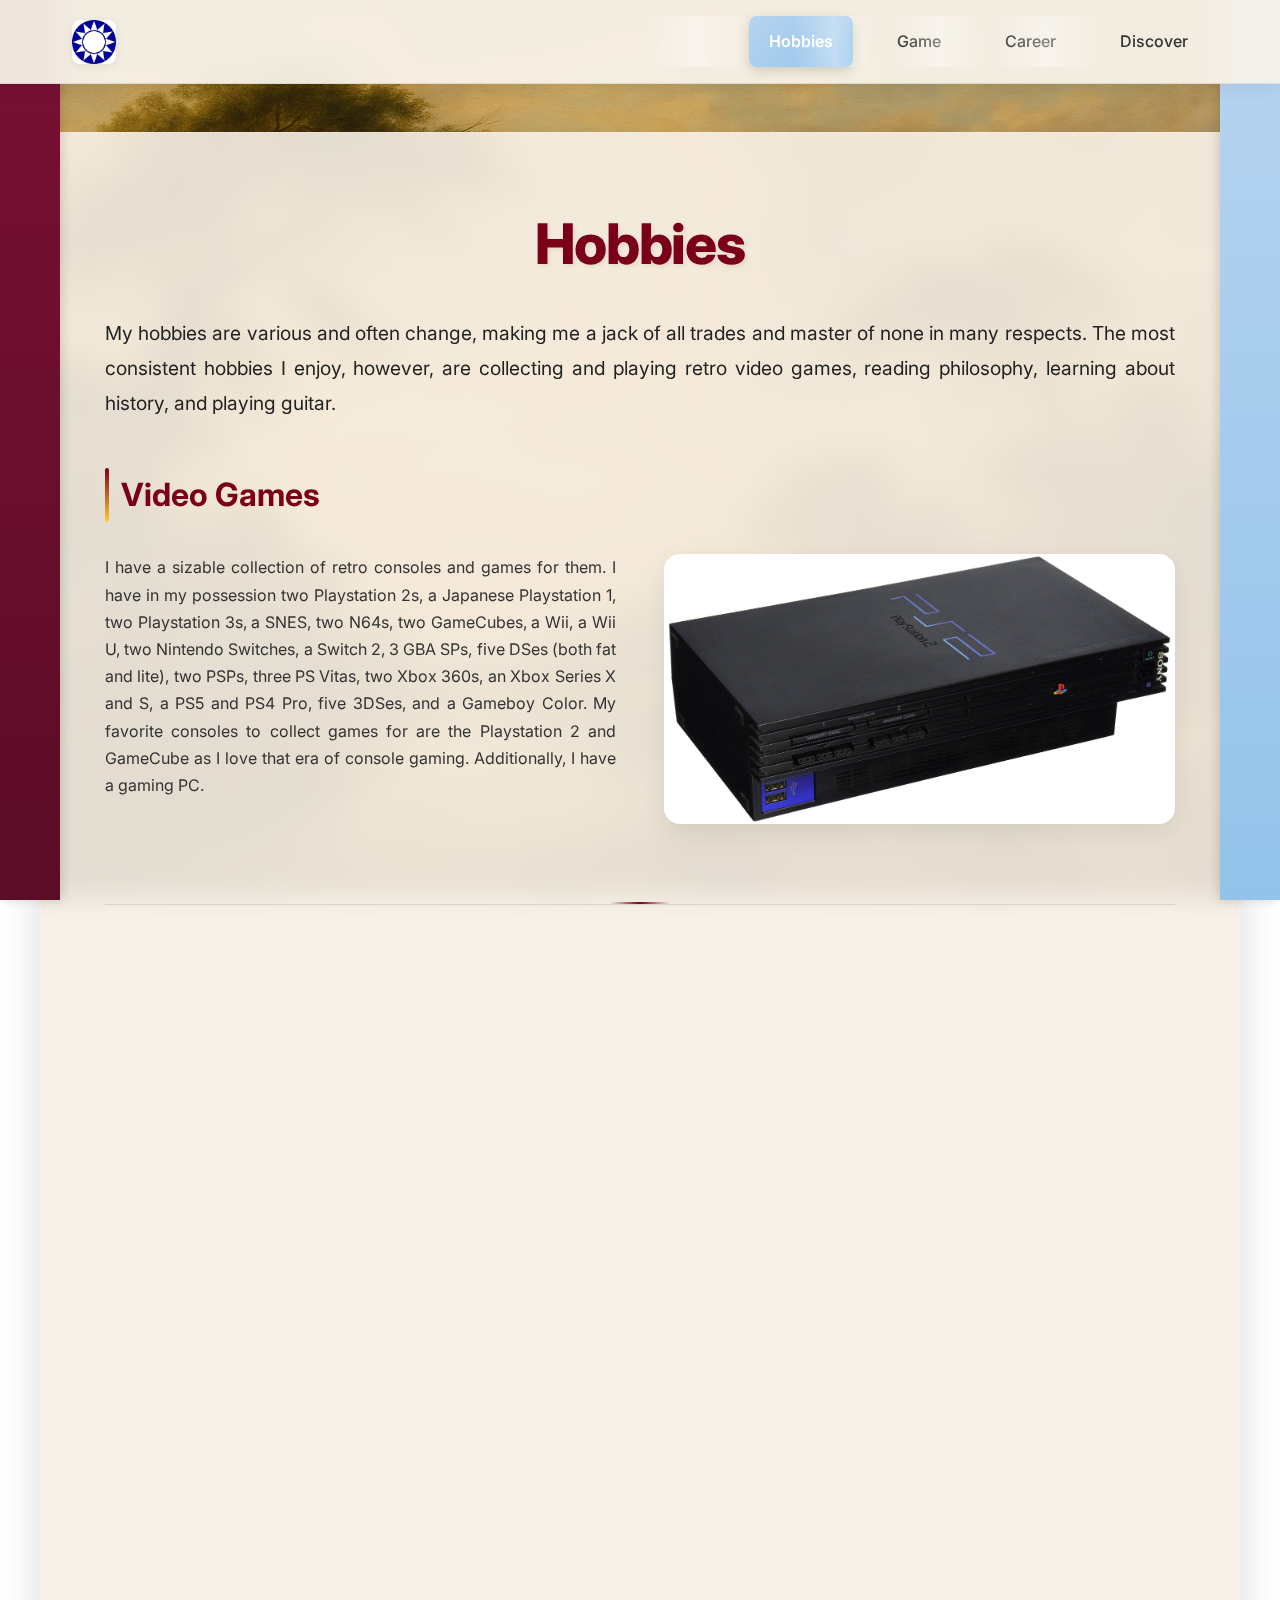
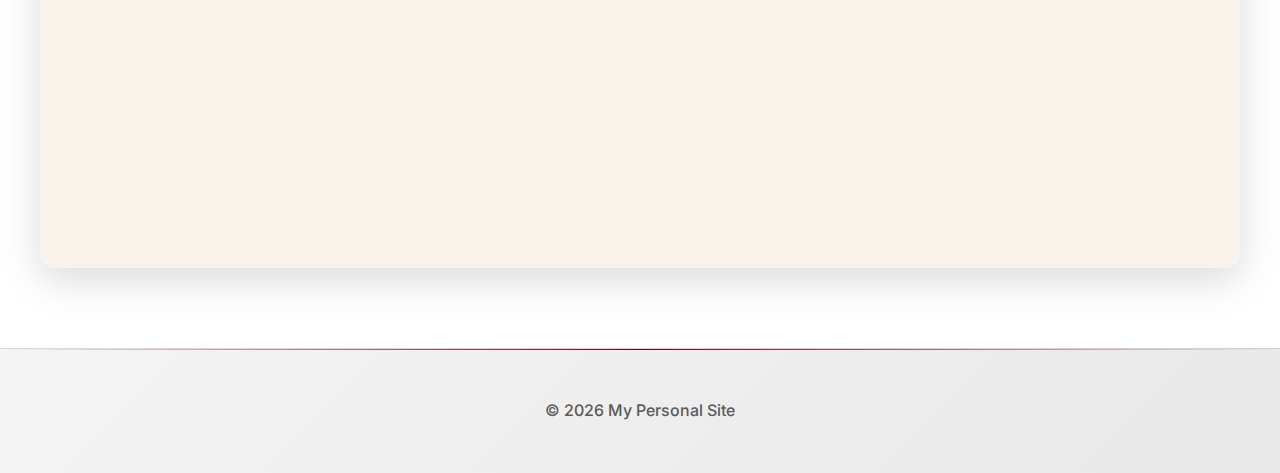
<file: my-website/hobbies.html>
<!DOCTYPE html>
<html lang="en">
<head>
    <meta charset="UTF-8">
    <meta name="viewport" content="width=device-width, initial-scale=1.0">
    <title>Hobbies | About Me</title>
    <link rel="preconnect" href="https://fonts.googleapis.com">
    <link rel="preconnect" href="https://fonts.gstatic.com" crossorigin>
    <link href="https://fonts.googleapis.com/css2?family=Inter:wght@300;400;600;800&display=swap" rel="stylesheet">
    <link rel="stylesheet" href="../css/style.css">
</head>
<body>
    <!-- Decorative side columns -->
    <div class="side-column left"></div>
    <div class="side-column right"></div>

    <header class="site-header">
        <nav class="top-nav" aria-label="Primary">
            <a class="brand" href="index.html">
                <img src="../images/emblemleft.jpg" alt="Site Emblem" class="brand-emblem" />
            </a>
            <ul class="nav-links">
                <li><a class="active" href="hobbies.html" aria-current="page">Hobbies</a></li>
                <li><a href="game.html">Game</a></li>
                <li><a href="career.html">Career</a></li>
                <li><a href="discover.html">Discover</a></li>
            </ul>
        </nav>
    </header>

    <main class="page-content">
        <section class="intro">
            <h1>Hobbies</h1>
            <p>My hobbies are various and often change, making me a jack of all trades and master of none in many respects. The most consistent hobbies I enjoy, however, are collecting and playing retro video games, reading philosophy, learning about history, and playing guitar.</p>
        </section>

        <section class="hobby-section">
            <h2>Video Games</h2>
            <div class="content-grid">
                <div class="text-content">
                    <p>
                        I have a sizable collection of retro consoles and games for them. I have in my possession two Playstation 2s, a Japanese Playstation 1, two Playstation 3s, a SNES, two N64s, two GameCubes, a Wii, a Wii U, two Nintendo Switches, a Switch 2, 3 GBA SPs, five DSes (both fat and lite), two PSPs, three PS Vitas, two Xbox 360s, an Xbox Series X and S, a PS5 and PS4 Pro, five 3DSes, and a Gameboy Color. My favorite consoles to collect games for are the Playstation 2 and GameCube as I love that era of console gaming. Additionally, I have a gaming PC.
                    </p>
                </div>
                <div class="image-content">
                    <img src="../images/ps2.jpg" alt="black original Playstation 2" class="hobby-image" />
                </div>
            </div>
        </section>

        <section class="hobby-section">
            <h2>Books & Learning</h2>
            <div class="books-grid">
                <div class="book-item">
                    <img src="../images/temple.jpg" alt="The Temple of the Golden Pavilion cover" class="book-image" />
                    <p><em>The Temple of the Golden Pavilion</em></p>
                </div>
                <div class="book-item">
                    <img src="../images/east_of_eden.jpg" alt="East of Eden cover" class="book-image" />
                    <p><em>East of Eden</em></p>
                </div>
                <div class="book-item">
                    <img src="../images/codunces.jpg" alt="A Confederacy of Dunces cover" class="book-image" />
                    <p><em>A Confederacy of Dunces</em></p>
                </div>
            </div>
        </section>
        <section class="hobby-section">
            <h2>Other Interests</h2>
            <div class="text-content">
                <p>I enjoy reading philosophy, learning about history, and playing guitar.</p>
                <p>Beyond gaming and writing, I have a deep appreciation for history, philosophy, and 19th-century literature. These subjects provide endless opportunities for intellectual exploration and help shape my worldview.</p>
            </div>
        </section>
    </main>

    <footer class="site-footer">
        <small>&copy; <span id="year"></span> My Personal Site</small>
    </footer>

    <script src="../js/main.js"></script>
</body>
</html>
</file>
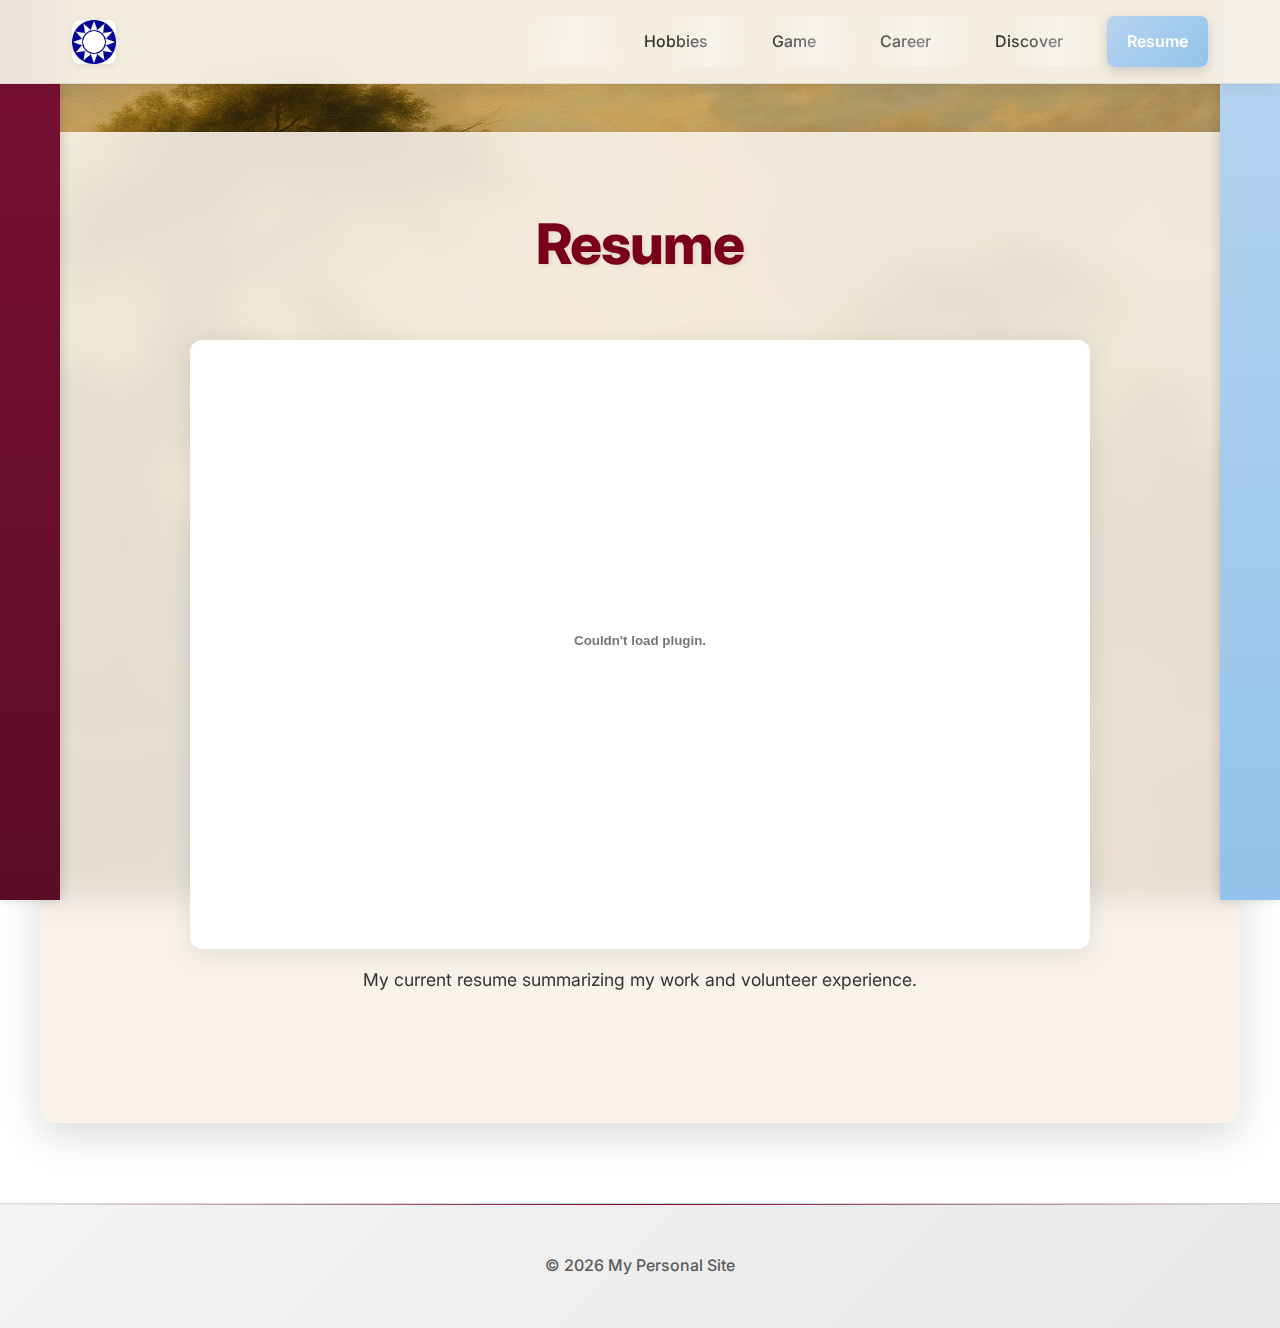
<file: my-website/resume.html>
<!DOCTYPE html>
<html lang="en">
<head>
    <meta charset="UTF-8">
    <meta name="viewport" content="width=device-width, initial-scale=1.0">
    <title>Resume | About Me</title>
    <link rel="preconnect" href="https://fonts.googleapis.com">
    <link rel="preconnect" href="https://fonts.gstatic.com" crossorigin>
    <link href="https://fonts.googleapis.com/css2?family=Inter:wght@300;400;600;800&display=swap" rel="stylesheet">
    <link rel="stylesheet" href="../css/style.css">
</head>
<body>
    <!-- Decorative side columns -->
    <div class="side-column left"></div>
    <div class="side-column right"></div>

    <header class="site-header">
        <nav class="top-nav" aria-label="Primary">
            <a class="brand" href="index.html">
                <img src="../images/emblemleft.jpg" alt="Site Emblem" class="brand-emblem" />
            </a>
            <ul class="nav-links">
                <li><a href="hobbies.html">Hobbies</a></li>
                <li><a href="game.html">Game</a></li>
                <li><a href="career.html">Career</a></li>
                <li><a href="discover.html">Discover</a></li>
                <li><a class="active" href="resume.html" aria-current="page">Resume</a></li>
            </ul>
        </nav>
    </header>

    <main class="page-content">
        <section class="intro">
            <h1>Resume</h1>
        </section>
        <section class="resume-section">
            <div class="resume-embed-container">
                <embed src="../pdf/cgresume.pdf" type="application/pdf" width="100%" height="600px" alt="My current resume summarizing my work and volunteer experience.">
            </div>
            <p class="resume-description">My current resume summarizing my work and volunteer experience.</p>
        </section>
    </main>

    <footer class="site-footer">
        <small>&copy; <span id="year"></span> My Personal Site</small>
    </footer>

    <script src="../js/main.js"></script>
</body>
</html>
</file>
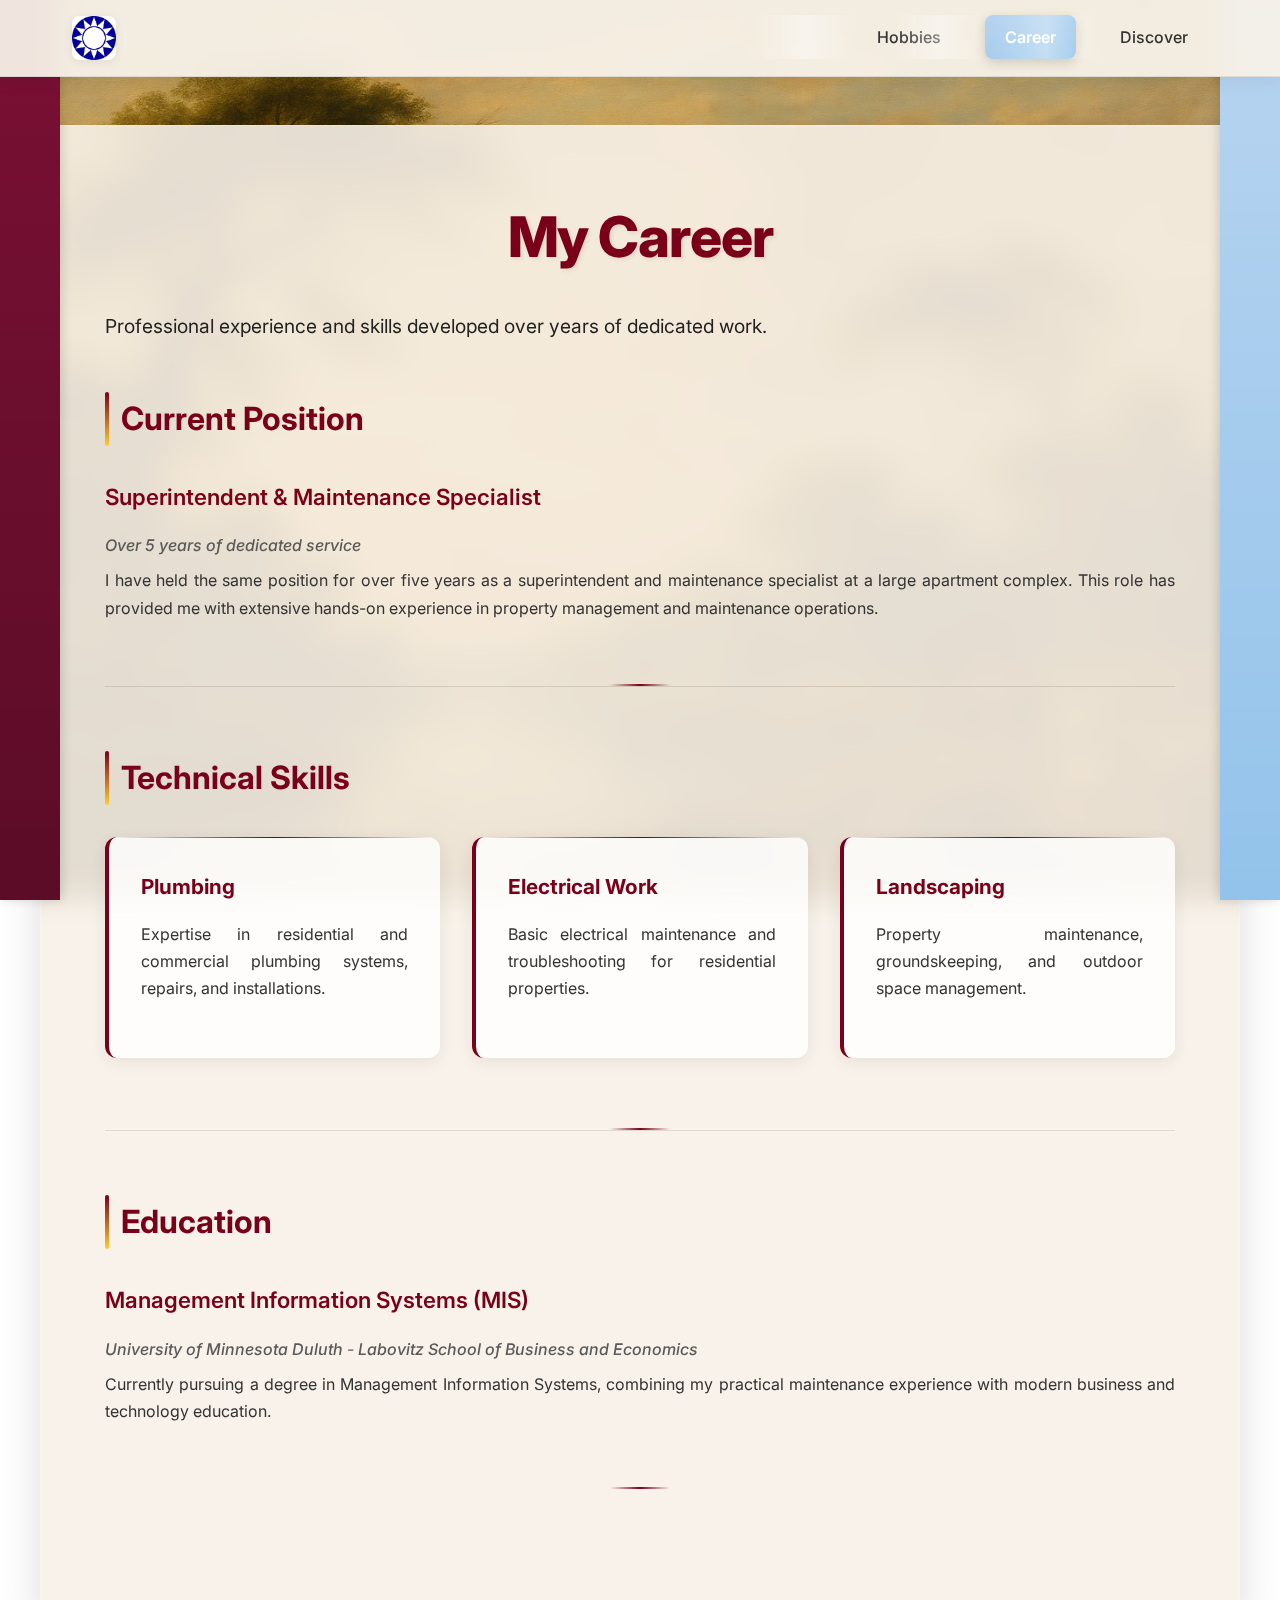
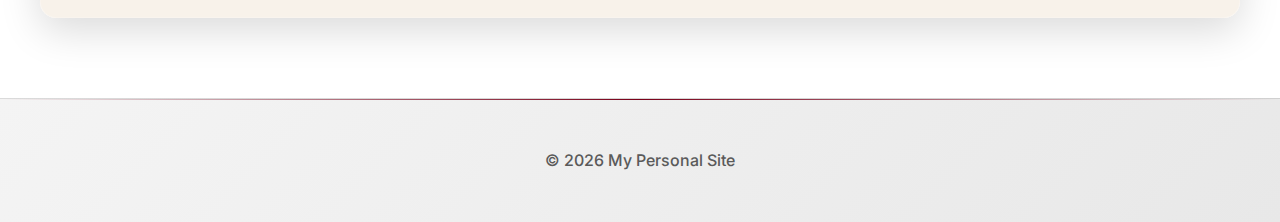
<file: misproject/my-website/career.html>
<!DOCTYPE html>
<html lang="en">
<head>
    <meta charset="UTF-8">
    <meta name="viewport" content="width=device-width, initial-scale=1.0">
    <title>Career | About Me</title>
    <link rel="preconnect" href="https://fonts.googleapis.com">
    <link rel="preconnect" href="https://fonts.gstatic.com" crossorigin>
    <link href="https://fonts.googleapis.com/css2?family=Inter:wght@300;400;600;800&display=swap" rel="stylesheet">
    <link rel="stylesheet" href="../css/style.css">
</head>
<body>
    <!-- Decorative side columns -->
    <div class="side-column left"></div>
    <div class="side-column right"></div>

    <header class="site-header">
        <nav class="top-nav" aria-label="Primary">
            <a class="brand" href="index.html">
                <img src="../images/emblemleft.jpg" alt="Site Emblem" class="brand-emblem" />
            </a>
            <ul class="nav-links">
                <li><a href="hobbies.html">Hobbies</a></li>
                <li><a class="active" href="career.html" aria-current="page">Career</a></li>
                <li><a href="discover.html">Discover</a></li>
            </ul>
        </nav>
    </header>

    <main class="page-content">
        <section class="intro">
            <h1>My Career</h1>
            <p>Professional experience and skills developed over years of dedicated work.</p>
        </section>

        <section class="career-section">
            <h2>Current Position</h2>
            <div class="text-content">
                <h3>Superintendent & Maintenance Specialist</h3>
                <p class="duration">Over 5 years of dedicated service</p>
                <p>
                    I have held the same position for over five years as a superintendent and maintenance specialist 
                    at a large apartment complex. This role has provided me with extensive hands-on experience in 
                    property management and maintenance operations.
                </p>
            </div>
        </section>

        <section class="career-section">
            <h2>Technical Skills</h2>
            <div class="skills-grid">
                <div class="skill-category">
                    <h3>Plumbing</h3>
                    <p>Expertise in residential and commercial plumbing systems, repairs, and installations.</p>
                </div>
                <div class="skill-category">
                    <h3>Electrical Work</h3>
                    <p>Basic electrical maintenance and troubleshooting for residential properties.</p>
                </div>
                <div class="skill-category">
                    <h3>Landscaping</h3>
                    <p>Property maintenance, groundskeeping, and outdoor space management.</p>
                </div>
            </div>
        </section>

        <section class="career-section">
            <h2>Education</h2>
            <div class="text-content">
                <h3>Management Information Systems (MIS)</h3>
                <p class="institution">University of Minnesota Duluth - Labovitz School of Business and Economics</p>
                <p>
                    Currently pursuing a degree in Management Information Systems, combining my practical 
                    maintenance experience with modern business and technology education.
                </p>
            </div>
        </section>
    </main>

    <footer class="site-footer">
        <small>&copy; <span id="year"></span> My Personal Site</small>
    </footer>

    <script>
        // Set current year in footer
        document.getElementById('year').textContent = new Date().getFullYear();
    </script>
</body>
</html>
</file>
<file: css/style.css>
/* Resume embed styling */
.resume-embed-container {
    width: 100%;
    max-width: 900px;
    margin: 2rem auto 1rem auto;
    box-shadow: 0 4px 24px rgba(0,0,0,0.10);
    border-radius: 12px;
    overflow: hidden;
    background: #fff;
}
.resume-description {
    text-align: center;
    font-size: 1.1rem;
    color: #333;
    margin-bottom: 2rem;
}
/* Book grid for favorite books section */
.books-grid {
    display: flex;
    flex-wrap: wrap;
    gap: 2rem;
    justify-content: center;
    margin: 2rem 0;
}

.book-item {
    display: flex;
    flex-direction: column;
    align-items: center;
    max-width: 180px;
}

.book-image {
    width: 100%;
    max-width: 150px;
    height: auto;
    border-radius: 10px;
    box-shadow: 0 4px 16px rgba(0,0,0,0.12);
    margin-bottom: 0.75rem;
}
.book-item p {
    text-align: center;
    font-size: 1.05rem;
    margin: 0;
}
/* ===== VARIABLES ===== */
:root {
    --primary-color: #7a0019;    /* UMD Maroon */
    --secondary-color: #ffcc33;  /* UMD Gold */
    --text-color: #333;
    --background-color: #fff;
    --gray: #f4f4f4;
    /* Professional color palette */
    --cream: #f7f1e8;
    --maroon: #7a1034;
    --light-blue: #b7d4f0;
    --ink: #222222;
    --muted-ink: #5a5a5a;
    --shadow-light: rgba(0,0,0,0.08);
    --shadow-medium: rgba(0,0,0,0.15);
    --transition-smooth: all 0.3s cubic-bezier(0.4, 0, 0.2, 1);
}

/* ===== RESET & BASE STYLES ===== */
* {
    margin: 0;
    padding: 0;
    box-sizing: border-box;
}

html, body {
    height: 100%;
    scroll-behavior: smooth;
}

body {
    font-family: 'Inter', 'Segoe UI', Tahoma, Geneva, Verdana, sans-serif;
    line-height: 1.7;
    color: var(--text-color);
    background-image: url('../images/background.jpeg');
    background-size: cover;
    background-position: center;
    background-attachment: fixed;
    background-repeat: no-repeat;
    font-weight: 400;
    -webkit-font-smoothing: antialiased;
    -moz-osx-font-smoothing: grayscale;
}

/* ===== DECORATIVE ELEMENTS ===== */
.side-column {
    position: fixed;
    top: 0;
    bottom: 0;
    width: 60px;
    pointer-events: none;
    z-index: 5;
}
.side-column.left {
    left: 0;
    background: linear-gradient(180deg, var(--maroon), #5b0c26);
    box-shadow: 2px 0 10px var(--shadow-medium);
}
.side-column.right {
    right: 0;
    background: linear-gradient(180deg, var(--light-blue), #93c3ea);
    box-shadow: -2px 0 10px var(--shadow-medium);
}

/* ===== NAVIGATION ===== */
.site-header {
    position: sticky;
    top: 0;
    z-index: 100;
    background: rgba(247, 241, 232, 0.95);
    backdrop-filter: blur(12px);
    border-bottom: 1px solid rgba(0,0,0,0.08);
    box-shadow: 0 2px 20px var(--shadow-light);
}

.top-nav {
    max-width: 1200px;
    margin: 0 auto;
    display: flex;
    align-items: center;
    justify-content: space-between;
    padding: 16px 32px;
}

.top-nav .brand {
    text-decoration: none;
    display: flex;
    align-items: center;
    transition: var(--transition-smooth);
}

.top-nav .brand:hover {
    transform: scale(1.05);
}

.brand-emblem {
    height: 44px;
    width: auto;
    border-radius: 8px;
    box-shadow: 0 2px 8px var(--shadow-light);
}

.nav-links {
    list-style: none;
    display: flex;
    gap: 24px;
    margin: 0;
    padding: 0;
}

.nav-links a {
    color: var(--text-color);
    text-decoration: none;
    padding: 12px 20px;
    border-radius: 8px;
    transition: var(--transition-smooth);
    font-weight: 500;
    position: relative;
    display: inline-block;
}

.nav-links a::before {
    content: '';
    position: absolute;
    top: 0;
    left: -100%;
    width: 100%;
    height: 100%;
    background: linear-gradient(90deg, transparent, rgba(255,255,255,0.4), transparent);
    transition: left 0.3s ease;
    pointer-events: none;
}

.nav-links a:hover::before {
    left: 100%;
}

.nav-links a:hover {
    background-color: rgba(122, 0, 25, 0.1);
    transform: translateY(-2px);
    box-shadow: 0 4px 12px var(--shadow-light);
}

.nav-links a.active {
    background: linear-gradient(135deg, var(--light-blue), #93c3ea);
    color: white;
    font-weight: 600;
    box-shadow: 0 4px 12px var(--shadow-medium);
}

/* ===== MAIN CONTENT ===== */
.home, .page-content {
    max-width: 1200px;
    margin: 3rem auto;
    padding: 3rem;
    background: rgba(247, 241, 232, 0.9);
    border-radius: 16px;
    box-shadow: 0 12px 40px var(--shadow-medium);
    backdrop-filter: blur(15px);
    border: 1px solid rgba(255,255,255,0.2);
}

.intro {
    text-align: center;
    margin-bottom: 3rem;
}

.intro h1 {
    color: var(--primary-color);
    margin-bottom: 1.5rem;
    font-size: 3rem;
    font-weight: 800;
    text-shadow: 2px 2px 4px var(--shadow-light);
    letter-spacing: -0.02em;
}

.intro p {
    font-size: 1.2rem;
    line-height: 1.8;
    margin-bottom: 1.5rem;
    color: var(--ink);
}

h2 {
    color: var(--primary-color);
    margin: 3rem 0 1.5rem 0;
    font-size: 2rem;
    font-weight: 700;
    position: relative;
    padding-left: 1rem;
}

h2::before {
    content: '';
    position: absolute;
    left: 0;
    top: 0;
    bottom: 0;
    width: 4px;
    background: linear-gradient(to bottom, var(--primary-color), var(--secondary-color));
    border-radius: 2px;
}

h3 {
    color: var(--primary-color);
    margin: 2rem 0 1rem 0;
    font-size: 1.4rem;
    font-weight: 600;
}

section {
    margin-bottom: 4rem;
}

p {
    margin-bottom: 1.5rem;
    text-align: justify;
}

img {
    max-width: 100%;
    height: auto;
    border-radius: 12px;
    transition: var(--transition-smooth);
}

img:hover {
    transform: scale(1.02);
    box-shadow: 0 8px 24px var(--shadow-medium);
}

.portrait-container {
    text-align: center;
    margin: 3rem 0;
}

.portrait-container img {
    max-width: 320px;
    border-radius: 16px;
    box-shadow: 0 8px 32px var(--shadow-medium);
    border: 4px solid rgba(255,255,255,0.3);
}

/* ===== CONTENT LAYOUTS ===== */
.photos {
    display: grid;
    grid-template-columns: 1fr 1fr;
    gap: 24px;
    align-items: start;
    margin: 2rem 0;
}

.photo-card {
    background: rgba(255, 255, 255, 0.8);
    border: 1px solid rgba(0,0,0,0.08);
    border-radius: 16px;
    overflow: hidden;
    box-shadow: 0 8px 24px var(--shadow-light);
    transition: var(--transition-smooth);
}

.photo-card:hover {
    transform: translateY(-4px);
    box-shadow: 0 12px 32px var(--shadow-medium);
}

.photo-card img {
    width: 100%;
    height: auto;
    display: block;
    border-radius: 0;
}

.photo-card figcaption {
    font-size: 1rem;
    padding: 16px 20px;
    background: rgba(255, 255, 255, 0.95);
    font-weight: 500;
}

/* ===== GRID LAYOUTS ===== */
.content-grid {
    display: grid;
    grid-template-columns: 1fr 1fr;
    gap: 3rem;
    align-items: start;
    margin: 2rem 0;
}

.hobby-image {
    width: 100%;
    height: auto;
    border-radius: 16px;
    box-shadow: 0 8px 24px var(--shadow-light);
}

.skills-grid {
    display: grid;
    grid-template-columns: repeat(auto-fit, minmax(280px, 1fr));
    gap: 2rem;
    margin: 2rem 0;
}

.skill-category {
    background: rgba(255, 255, 255, 0.8);
    padding: 2rem;
    border-radius: 12px;
    border-left: 4px solid var(--primary-color);
    box-shadow: 0 4px 16px var(--shadow-light);
    transition: var(--transition-smooth);
    position: relative;
    overflow: hidden;
}

.skill-category::before {
    content: '';
    position: absolute;
    top: 0;
    left: 0;
    right: 0;
    height: 1px;
    background: linear-gradient(90deg, transparent, var(--primary-color), transparent);
}

.skill-category:hover {
    transform: translateY(-2px);
    box-shadow: 0 8px 24px var(--shadow-medium);
}

.skill-category h3 {
    color: var(--primary-color);
    margin: 0 0 1rem 0;
    font-size: 1.3rem;
    font-weight: 700;
}

.duration, .institution {
    color: var(--muted-ink);
    font-style: italic;
    margin: 0.5rem 0;
    font-weight: 500;
}

/* ===== SECTION STYLES ===== */
.hobby-section, .career-section, .discover-section {
    margin-bottom: 4rem;
    padding-bottom: 2.5rem;
    border-bottom: 1px solid rgba(0,0,0,0.1);
    position: relative;
}

.hobby-section:last-child, 
.career-section:last-child, 
.discover-section:last-child {
    border-bottom: none;
}

.hobby-section::after,
.career-section::after,
.discover-section::after {
    content: '';
    position: absolute;
    bottom: 0;
    left: 50%;
    transform: translateX(-50%);
    width: 60px;
    height: 2px;
    background: linear-gradient(90deg, transparent, var(--primary-color), transparent);
    border-radius: 1px;
}

/* ===== RESPONSIVE DESIGN ===== */
/* Mobile phones */
@media screen and (max-width: 768px) {
    .nav-links {
        flex-direction: column;
        gap: 8px;
        padding: 0 16px;
    }

    .nav-links a {
        padding: 10px 16px;
        text-align: center;
    }

    .home, .page-content {
        padding: 2rem 1.5rem;
        margin: 2rem 1rem;
        border-radius: 12px;
    }

    .intro h1 {
        font-size: 2.5rem;
    }

    .intro p {
        font-size: 1.1rem;
    }

    .content-grid {
        grid-template-columns: 1fr;
        gap: 2rem;
    }

    .skills-grid {
        grid-template-columns: 1fr;
    }

    .side-column {
        width: 40px;
    }

    .portrait-container img {
        max-width: 280px;
    }

    /* Improve mobile performance and layout */
    body {
        /* Fixed backgrounds can cause jank on mobile; switch to scroll */
        background-attachment: scroll;
        background-position: center top;
    }

    /* Hide the decorative side columns on small screens to save space */
    .side-column {
        display: none;
    }

    /* Reduce header padding and emblem size on mobile */
    .top-nav {
        padding: 12px 16px;
    }

    .brand-emblem {
        height: 36px;
    }

    /* Ensure photo galleries stack on mobile */
    .photos {
        grid-template-columns: 1fr;
        gap: 16px;
    }

    /* Make resume/embed container fit smaller screens */
    .resume-embed-container {
        margin: 1rem;
        max-width: 100%;
    }
}

/* Tablets */
@media screen and (min-width: 769px) and (max-width: 1024px) {
    .nav-links {
        gap: 16px;
    }

    .home, .page-content {
        padding: 2.5rem;
        margin: 2.5rem;
    }

    .intro h1 {
        font-size: 2.8rem;
    }
}

/* Large screens */
@media screen and (min-width: 1200px) {
    .home, .page-content {
        padding: 4rem;
    }
    
    .intro h1 {
        font-size: 3.5rem;
    }
}

/* ===== FOOTER ===== */
.site-footer {
    background: linear-gradient(135deg, var(--gray), #e8e8e8);
    text-align: center;
    padding: 3rem 2rem;
    margin-top: 5rem;
    border-top: 1px solid rgba(0,0,0,0.1);
    position: relative;
}

.site-footer::before {
    content: '';
    position: absolute;
    top: 0;
    left: 0;
    right: 0;
    height: 1px;
    background: linear-gradient(90deg, transparent, var(--primary-color), transparent);
}

.site-footer small {
    font-size: 1rem;
    color: var(--muted-ink);
    font-weight: 500;
}

/* ===== ACCESSIBILITY ===== */
@media (prefers-reduced-motion: reduce) {
    * {
        animation-duration: 0.01ms !important;
        animation-iteration-count: 1 !important;
        transition-duration: 0.01ms !important;
        scroll-behavior: auto !important;
    }
}

/* Focus styles for accessibility */
.nav-links a:focus,
.top-nav .brand:focus {
    outline: 2px solid var(--primary-color);
    outline-offset: 2px;
}
</file>
<file: misproject/css/style.css>
/* ===== VARIABLES ===== */
:root {
    --primary-color: #7a0019;    /* UMD Maroon */
    --secondary-color: #ffcc33;  /* UMD Gold */
    --text-color: #333;
    --background-color: #fff;
    --gray: #f4f4f4;
    /* Professional color palette */
    --cream: #f7f1e8;
    --maroon: #7a1034;
    --light-blue: #b7d4f0;
    --ink: #222222;
    --muted-ink: #5a5a5a;
    --shadow-light: rgba(0,0,0,0.08);
    --shadow-medium: rgba(0,0,0,0.15);
    --transition-smooth: all 0.3s cubic-bezier(0.4, 0, 0.2, 1);
}

/* ===== RESET & BASE STYLES ===== */
* {
    margin: 0;
    padding: 0;
    box-sizing: border-box;
}

html, body {
    height: 100%;
    scroll-behavior: smooth;
}

body {
    font-family: 'Inter', 'Segoe UI', Tahoma, Geneva, Verdana, sans-serif;
    line-height: 1.7;
    color: var(--text-color);
    background-image: url('../images/background.jpeg');
    background-size: cover;
    background-position: center;
    background-attachment: fixed;
    background-repeat: no-repeat;
    font-weight: 400;
    -webkit-font-smoothing: antialiased;
    -moz-osx-font-smoothing: grayscale;
}

/* ===== DECORATIVE ELEMENTS ===== */
.side-column {
    position: fixed;
    top: 0;
    bottom: 0;
    width: 60px;
    pointer-events: none;
    z-index: 5;
}
.side-column.left {
    left: 0;
    background: linear-gradient(180deg, var(--maroon), #5b0c26);
    box-shadow: 2px 0 10px var(--shadow-medium);
}
.side-column.right {
    right: 0;
    background: linear-gradient(180deg, var(--light-blue), #93c3ea);
    box-shadow: -2px 0 10px var(--shadow-medium);
}

/* ===== NAVIGATION ===== */
.site-header {
    position: sticky;
    top: 0;
    z-index: 100;
    background: rgba(247, 241, 232, 0.95);
    backdrop-filter: blur(12px);
    border-bottom: 1px solid rgba(0,0,0,0.08);
    box-shadow: 0 2px 20px var(--shadow-light);
}

.top-nav {
    max-width: 1200px;
    margin: 0 auto;
    display: flex;
    align-items: center;
    justify-content: space-between;
    padding: 16px 32px;
}

.top-nav .brand {
    text-decoration: none;
    display: flex;
    align-items: center;
    transition: var(--transition-smooth);
}

.top-nav .brand:hover {
    transform: scale(1.05);
}

.brand-emblem {
    height: 44px;
    width: auto;
    border-radius: 8px;
    box-shadow: 0 2px 8px var(--shadow-light);
}

.nav-links {
    list-style: none;
    display: flex;
    gap: 24px;
    margin: 0;
    padding: 0;
}

.nav-links a {
    color: var(--text-color);
    text-decoration: none;
    padding: 12px 20px;
    border-radius: 8px;
    transition: var(--transition-smooth);
    font-weight: 500;
    position: relative;
    overflow: hidden;
}

.nav-links a::before {
    content: '';
    position: absolute;
    top: 0;
    left: -100%;
    width: 100%;
    height: 100%;
    background: linear-gradient(90deg, transparent, rgba(255,255,255,0.4), transparent);
    transition: left 0.5s;
}

.nav-links a:hover::before {
    left: 100%;
}

.nav-links a:hover {
    background-color: rgba(122, 0, 25, 0.1);
    transform: translateY(-2px);
    box-shadow: 0 4px 12px var(--shadow-light);
}

.nav-links a.active {
    background: linear-gradient(135deg, var(--light-blue), #93c3ea);
    color: white;
    font-weight: 600;
    box-shadow: 0 4px 12px var(--shadow-medium);
}

/* ===== MAIN CONTENT ===== */
.home, .page-content {
    max-width: 1200px;
    margin: 3rem auto;
    padding: 3rem;
    background: rgba(247, 241, 232, 0.9);
    border-radius: 16px;
    box-shadow: 0 12px 40px var(--shadow-medium);
    backdrop-filter: blur(15px);
    border: 1px solid rgba(255,255,255,0.2);
}

.intro {
    text-align: center;
    margin-bottom: 3rem;
}

.intro h1 {
    color: var(--primary-color);
    margin-bottom: 1.5rem;
    font-size: 3rem;
    font-weight: 800;
    text-shadow: 2px 2px 4px var(--shadow-light);
    letter-spacing: -0.02em;
}

.intro p {
    font-size: 1.2rem;
    line-height: 1.8;
    margin-bottom: 1.5rem;
    color: var(--ink);
}

h2 {
    color: var(--primary-color);
    margin: 3rem 0 1.5rem 0;
    font-size: 2rem;
    font-weight: 700;
    position: relative;
    padding-left: 1rem;
}

h2::before {
    content: '';
    position: absolute;
    left: 0;
    top: 0;
    bottom: 0;
    width: 4px;
    background: linear-gradient(to bottom, var(--primary-color), var(--secondary-color));
    border-radius: 2px;
}

h3 {
    color: var(--primary-color);
    margin: 2rem 0 1rem 0;
    font-size: 1.4rem;
    font-weight: 600;
}

section {
    margin-bottom: 4rem;
}

p {
    margin-bottom: 1.5rem;
    text-align: justify;
}

img {
    max-width: 100%;
    height: auto;
    border-radius: 12px;
    transition: var(--transition-smooth);
}

img:hover {
    transform: scale(1.02);
    box-shadow: 0 8px 24px var(--shadow-medium);
}

.portrait-container {
    text-align: center;
    margin: 3rem 0;
}

.portrait-container img {
    max-width: 320px;
    border-radius: 16px;
    box-shadow: 0 8px 32px var(--shadow-medium);
    border: 4px solid rgba(255,255,255,0.3);
}

/* ===== CONTENT LAYOUTS ===== */
.photos {
    display: grid;
    grid-template-columns: 1fr 1fr;
    gap: 24px;
    align-items: start;
    margin: 2rem 0;
}

.photo-card {
    background: rgba(255, 255, 255, 0.8);
    border: 1px solid rgba(0,0,0,0.08);
    border-radius: 16px;
    overflow: hidden;
    box-shadow: 0 8px 24px var(--shadow-light);
    transition: var(--transition-smooth);
}

.photo-card:hover {
    transform: translateY(-4px);
    box-shadow: 0 12px 32px var(--shadow-medium);
}

.photo-card img {
    width: 100%;
    height: auto;
    display: block;
    border-radius: 0;
}

.photo-card figcaption {
    font-size: 1rem;
    padding: 16px 20px;
    background: rgba(255, 255, 255, 0.95);
    font-weight: 500;
}

/* ===== GRID LAYOUTS ===== */
.content-grid {
    display: grid;
    grid-template-columns: 1fr 1fr;
    gap: 3rem;
    align-items: start;
    margin: 2rem 0;
}

.hobby-image {
    width: 100%;
    height: auto;
    border-radius: 16px;
    box-shadow: 0 8px 24px var(--shadow-light);
}

.skills-grid {
    display: grid;
    grid-template-columns: repeat(auto-fit, minmax(280px, 1fr));
    gap: 2rem;
    margin: 2rem 0;
}

.skill-category {
    background: rgba(255, 255, 255, 0.8);
    padding: 2rem;
    border-radius: 12px;
    border-left: 4px solid var(--primary-color);
    box-shadow: 0 4px 16px var(--shadow-light);
    transition: var(--transition-smooth);
    position: relative;
    overflow: hidden;
}

.skill-category::before {
    content: '';
    position: absolute;
    top: 0;
    left: 0;
    right: 0;
    height: 1px;
    background: linear-gradient(90deg, transparent, var(--primary-color), transparent);
}

.skill-category:hover {
    transform: translateY(-2px);
    box-shadow: 0 8px 24px var(--shadow-medium);
}

.skill-category h3 {
    color: var(--primary-color);
    margin: 0 0 1rem 0;
    font-size: 1.3rem;
    font-weight: 700;
}

.duration, .institution {
    color: var(--muted-ink);
    font-style: italic;
    margin: 0.5rem 0;
    font-weight: 500;
}

/* ===== SECTION STYLES ===== */
.hobby-section, .career-section, .discover-section {
    margin-bottom: 4rem;
    padding-bottom: 2.5rem;
    border-bottom: 1px solid rgba(0,0,0,0.1);
    position: relative;
}

.hobby-section:last-child, 
.career-section:last-child, 
.discover-section:last-child {
    border-bottom: none;
}

.hobby-section::after,
.career-section::after,
.discover-section::after {
    content: '';
    position: absolute;
    bottom: 0;
    left: 50%;
    transform: translateX(-50%);
    width: 60px;
    height: 2px;
    background: linear-gradient(90deg, transparent, var(--primary-color), transparent);
    border-radius: 1px;
}

/* ===== RESPONSIVE DESIGN ===== */
/* Mobile phones */
@media screen and (max-width: 768px) {
    .nav-links {
        flex-direction: column;
        gap: 8px;
        padding: 0 16px;
    }

    .nav-links a {
        padding: 10px 16px;
        text-align: center;
    }

    .home, .page-content {
        padding: 2rem 1.5rem;
        margin: 2rem 1rem;
        border-radius: 12px;
    }

    .intro h1 {
        font-size: 2.5rem;
    }

    .intro p {
        font-size: 1.1rem;
    }

    .content-grid {
        grid-template-columns: 1fr;
        gap: 2rem;
    }

    .skills-grid {
        grid-template-columns: 1fr;
    }

    .side-column {
        width: 40px;
    }

    .portrait-container img {
        max-width: 280px;
    }
}

/* Tablets */
@media screen and (min-width: 769px) and (max-width: 1024px) {
    .nav-links {
        gap: 16px;
    }

    .home, .page-content {
        padding: 2.5rem;
        margin: 2.5rem;
    }

    .intro h1 {
        font-size: 2.8rem;
    }
}

/* Large screens */
@media screen and (min-width: 1200px) {
    .home, .page-content {
        padding: 4rem;
    }
    
    .intro h1 {
        font-size: 3.5rem;
    }
}

/* ===== FOOTER ===== */
.site-footer {
    background: linear-gradient(135deg, var(--gray), #e8e8e8);
    text-align: center;
    padding: 3rem 2rem;
    margin-top: 5rem;
    border-top: 1px solid rgba(0,0,0,0.1);
    position: relative;
}

.site-footer::before {
    content: '';
    position: absolute;
    top: 0;
    left: 0;
    right: 0;
    height: 1px;
    background: linear-gradient(90deg, transparent, var(--primary-color), transparent);
}

.site-footer small {
    font-size: 1rem;
    color: var(--muted-ink);
    font-weight: 500;
}

/* ===== ACCESSIBILITY ===== */
@media (prefers-reduced-motion: reduce) {
    * {
        animation-duration: 0.01ms !important;
        animation-iteration-count: 1 !important;
        transition-duration: 0.01ms !important;
        scroll-behavior: auto !important;
    }
}

/* Focus styles for accessibility */
.nav-links a:focus,
.top-nav .brand:focus {
    outline: 2px solid var(--primary-color);
    outline-offset: 2px;
}
</file>
